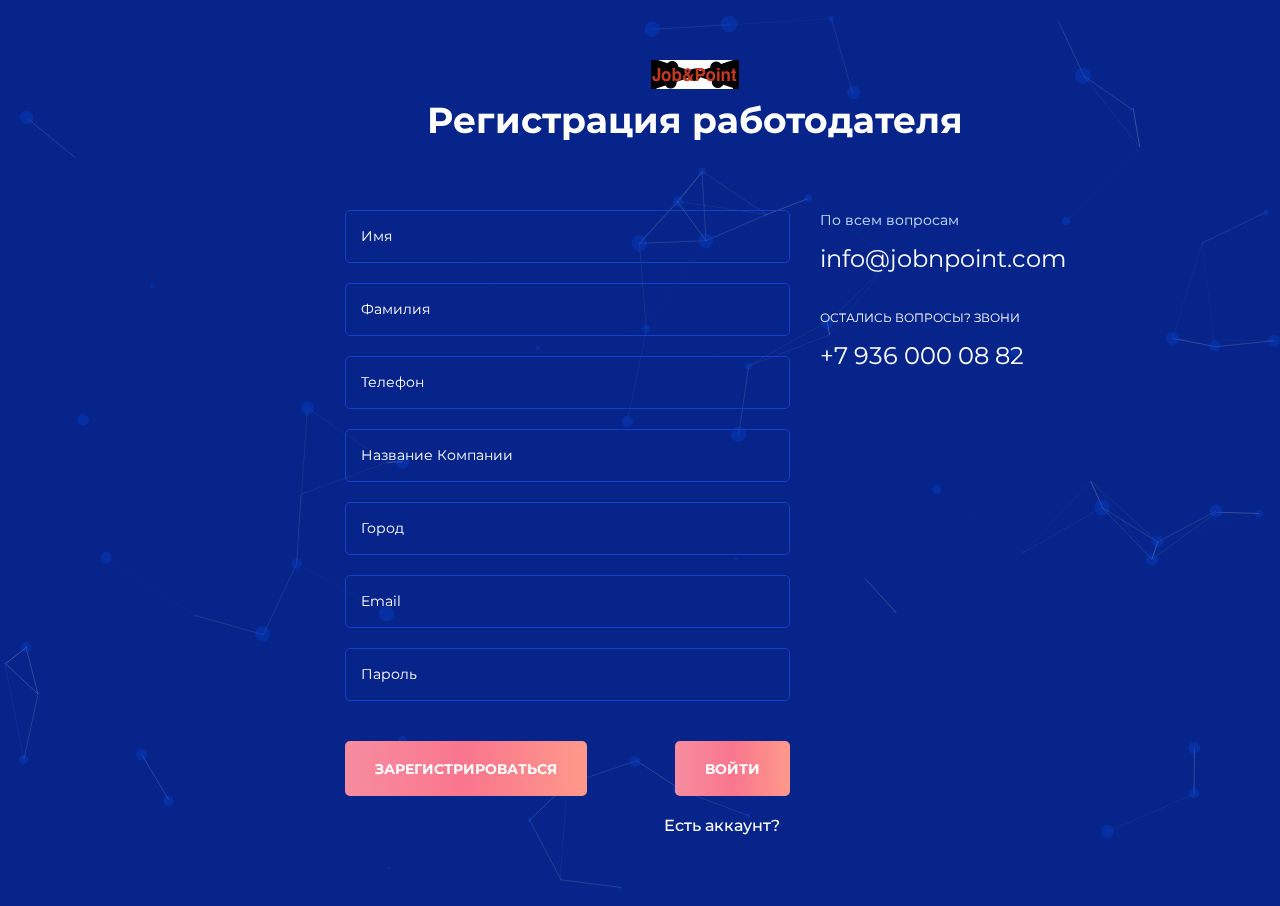
<file: employer.html>
<!doctype html>
<html lang="en">
<head>
    <title>Job&Point</title>
    <!-- Required meta tags -->
    <meta charset="utf-8">
    <meta name="viewport" content="width=device-width, initial-scale=1, shrink-to-fit=no">
    <!-- carousel CSS -->
    <link rel="stylesheet" href="assets/css/owl.carousel.min.css">
    <!--header icon CSS -->
    <link rel="icon" href="assets/img/fabicon.png">
    <!-- animations CSS -->
    <link rel="stylesheet" href="assets/css/animate.min.css">
    <!-- font-awsome CSS -->
    <link rel="stylesheet" href="assets/css/font-awesome.min.css">
    <!-- Bootstrap CSS -->
    <link rel="stylesheet" href="assets/css/bootstrap.min.css">
    <!-- mobile menu CSS -->
    <link rel="stylesheet" href="assets/css/slicknav.min.css">
    <!--css animation-->
    <link rel="stylesheet" href="assets/css/animation.css">
    <!--css animation-->
    <link rel="stylesheet" href="assets/css/material-design-iconic-font.min.css">
    <!-- style CSS -->
    <link rel="stylesheet" href="style.css">
    <!-- responsive CSS -->
    <link rel="stylesheet" href="assets/css/responsive.css">
</head>
<body>
<div id="particles-js"><canvas class="particles-js-canvas-el" width="3456" height="1688" style="width: 100%; height: 100%;"></canvas></div>
<div class="row4">
    <div class="col-12 text-center">
        <div class="heading">
            <!--              <h5>Job&Point</h5>-->
            <img src="assets/img/TopLogo.png" alt="" >
            <div class="space-10"></div>
            <h1 class="redactFile">Регистрация работодателя</h1>
        </div>
        <div class="space-60"></div>
    </div>
</div>
<div class="row3">
    <div class="col-lg-5 offset-2">
        <div class="contact-form">
            <form action="#">
                <input type="text" placeholder="Имя">
                <div class="space-20"></div>
                <input type="text" placeholder="Фамилия">
                <div class="space-20"></div>
                <input type="tel" placeholder="Телефон">
                <div class="space-20"></div>
                <input type="text" placeholder="Название компании">
                <div class="space-20"></div>
                <input type="text" placeholder="Город">
                <div class="space-20"></div>
                <input type="email" placeholder="Email">
                <div class="space-20"></div>
                <input type="password" placeholder="Пароль">
                <div class="space-20"></div>
                <!--                  <textarea name="text" id="message" cols="30" placeholder="Write your message" rows="5"></textarea>-->
            </form>
            <div class="space-20"></div>
            <a href="#" class="gradient-btn v2">Зарегистрироваться</a>
            <a href="login.html" class="gradient-btn v2 LoginWith2">Войти</a>
            <h6 class="LoginWith2">Есть аккаунт?</h6>
        </div>
    </div>
    <div class="col-lg-5">
        <div class="contact-details">
            <div class="single-details2">
                <small>По всем вопросам</small>
                <div class="space-10"></div>
                <a href="#">info@jobnpoint.com</a>
            </div>
            <!--              <div class="space-30"></div>-->
            <!--              <div class="single-details">-->
            <!--                  <small>For general enquires</small>-->
            <!--                  <div class="space-10"></div>-->
            <!--                  <a href="#">info@cyptian.com</a>-->
            <!--              </div>-->
            <div class="space-30"></div>
            <div class="single-details">
                <small>Остались вопросы? Звони</small>
                <div class="space-10"></div>
                <a href="#">+7 936 000 08 82</a>
            </div>
        </div>
    </div>
</div>


<!-- jquery 2.2.4 js-->
<script src="assets/js/jquery-2.2.4.min.js"></script>
<!-- popper js-->
<script src="assets/js/popper.js"></script>
<!-- carousel js-->
<script src="assets/js/owl.carousel.min.js"></script>
<!-- wow js-->
<script src="assets/js/wow.min.js"></script>
<!-- bootstrap js-->
<script src="assets/js/bootstrap.min.js"></script>
<!--skroller js-->
<script src="assets/js/skrollr.min.js"></script>
<!--mobile menu js-->
<script src="assets/js/jquery.slicknav.min.js"></script>
<!--particle s-->
<script src="assets/js/particles.min.js"></script>
<!-- main js-->
<script src="assets/js/main.js"></script>

</body>
</html>
</file>
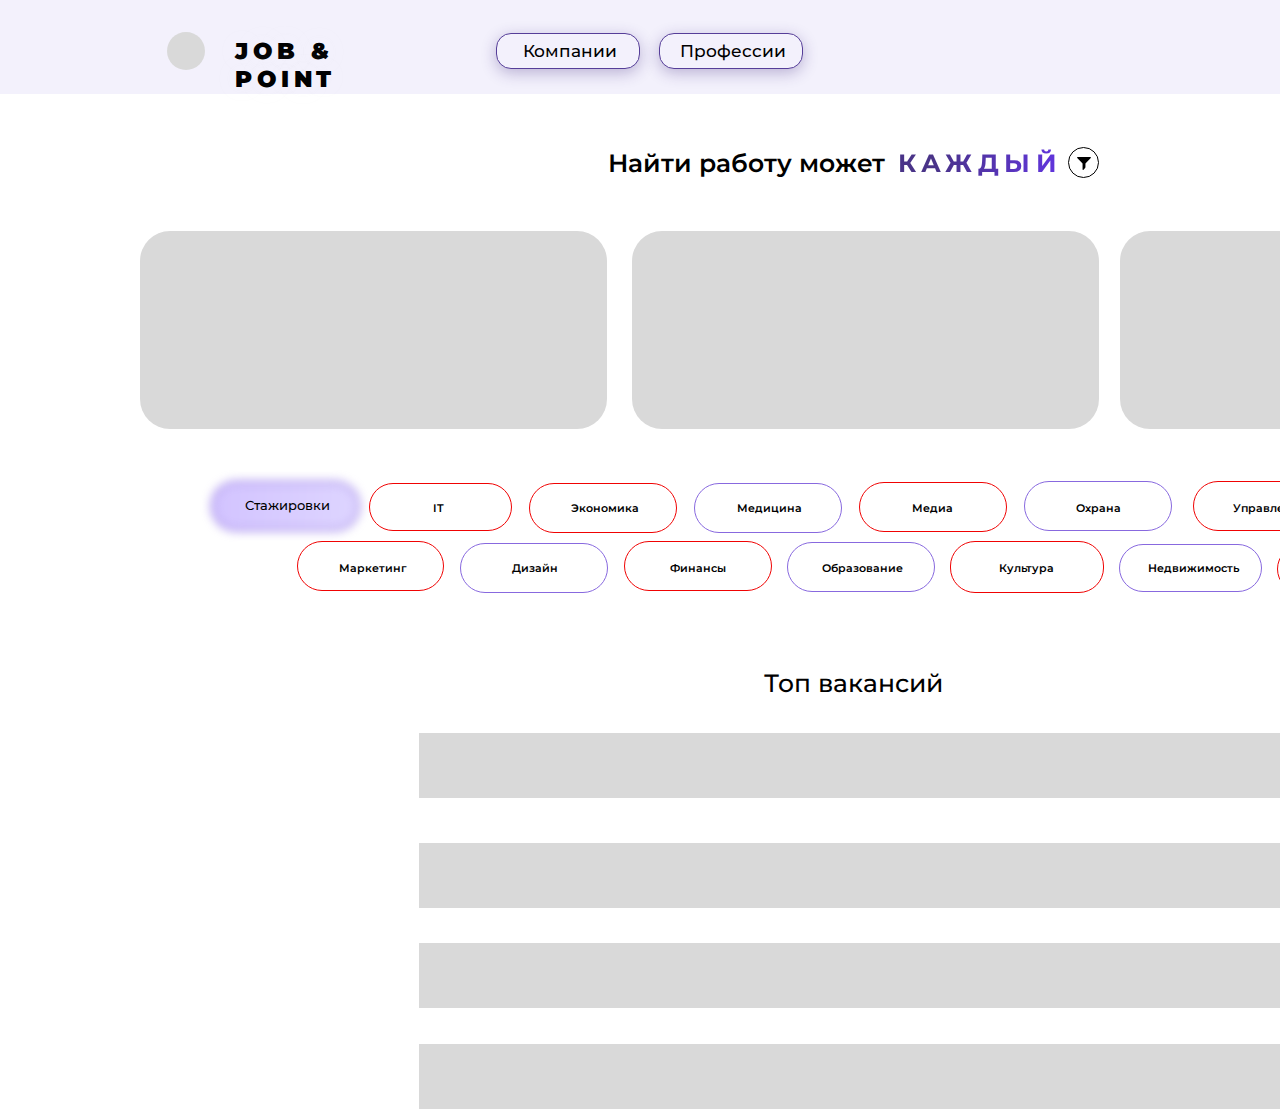
<file: input1.html>
<!doctype html>
<html lang="en">
<head>
    <meta charset="UTF-8">
    <meta name="viewport" content="width=device-width, user-scalable=no, initial-scale=1.0, maximum-scale=1.0, minimum-scale=1.0">
    <meta http-equiv="X-UA-Compatible" content="ie=edge">
    <link rel="preconnect" href="https://fonts.googleapis.com">
    <link rel="preconnect" href="https://fonts.gstatic.com" crossorigin>
    <link href="https://fonts.googleapis.com/css2?family=Montserrat:wght@500;600;700;900&display=swap&subset=cyrillic-ext" rel="stylesheet">
    <title>Job & Point</title>
    <link rel="stylesheet" href="style1.css">
</head>
<body>
<div>
    <div>
        <div class="Rectangle27 Desktop-1">
            <div class="Ellipse6"></div>
            <div class="JOBnPOINT">
                <span>JOB & POINT</span>
            </div>
            <div class="CompanyNProffesions">
                <div class="Rectangle7">
                    <a href="#"><span class="Company">Компании</span></a>
                </div>
                <div class="Rectangle10">
                    <a href="#"><span class="Professions">Профессии</span></a>
                </div>
            </div>
            <div class="Group2">
                <div class="Rectangle2">
                    <a href="#"><span class="CV">Резюме</span></a>
                </div>
            </div>
            <div class="personal-page-svgrepo-com2">
                <a href="#"><img src="assets/img/Group.svg" alt=""></a>
            </div>
            <div class="Vector1">
                <a href="#"><img src="assets/img/Vector1.svg" alt=""></a>
            </div>
        </div>
    </div>
    <div class="backgroundAfter">
        <div class="Everybody">
            <h3 class="everyJob">Найти работу может</h3>
            <h3 class="everyUpper">КАЖДЫЙ</h3>
            <img class="filter" src="assets/img/filter.svg" alt="">
        </div>
        <div class="Frame3"></div>
        <div class="Frame6"></div>
        <div class="Frame7"></div>
        <div>
            <div class="Rectangle277"></div>
            <p class="interns">Стажировки</p>

            <div class="Rectangle28"></div>
            <p class="Rectangle28T">IT</p>

            <div class="Rectangle37"></div>
            <p class="Rectangle37T">Экономика</p>

            <div class="Rectangle39"></div>
            <p class="Rectangle39T">Медицина</p>

            <div class="Rectangle38"></div>
            <p class="Rectangle38T">Медиа</p>

            <div class="Rectangle40"></div>
            <p class="Rectangle40T">Охрана</p>

            <div class="Rectangle41"></div>
            <p class="Rectangle41T">Управление</p>

            <div class="Rectangle42"></div>
            <p class="Rectangle42T">Консалтинг</p>

            <div class="Rectangle35"></div>
            <p class="Rectangle35T">Маркетинг</p>

            <div class="Rectangle36"></div>
            <p class="Rectangle36T">Дизайн</p>

            <div class="Rectangle29"></div>
            <p class="Rectangle29T">Финансы</p>

            <div class="Rectangle30"></div>
            <p class="Rectangle30T">Образование</p>

            <div class="Rectangle31"></div>
            <p class="Rectangle31T">Культура</p>

            <div class="Rectangle32"></div>
            <p class="Rectangle32T">Недвижимость</p>

            <div class="Rectangle33"></div>
            <p class="Rectangle33T">Бизнес</p>
        </div>
        <div class="Vector6"></div>
    </div>
    <div class="topVacancy">
        <p>Топ вакансий</p>
    </div>
    <div class="Frame10"></div>
    <div class="Frame11"></div>
    <div class="Frame12"></div>
    <div class="Frame13"></div>
</div>
</body>
</html>
<!--header area start-->

<!--<div class="backgroundAfter">-->
<!--    <div class="Everybody">-->
<!--        <h3 class="everyJob">Найти работу может</h3>-->
<!--        <h3 class="everyUpper">КАЖДЫЙ</h3>-->
<!--    </div>-->
<!--    <div class="Frame3"></div>-->
<!--    <div class="Frame6"></div>-->
<!--    <div class="Frame7"></div>-->
<!--    <div class="Rectangle27">-->
<!--        <span>Стажировки</span>-->
<!--    </div>-->
<!--</div>-->
</file>
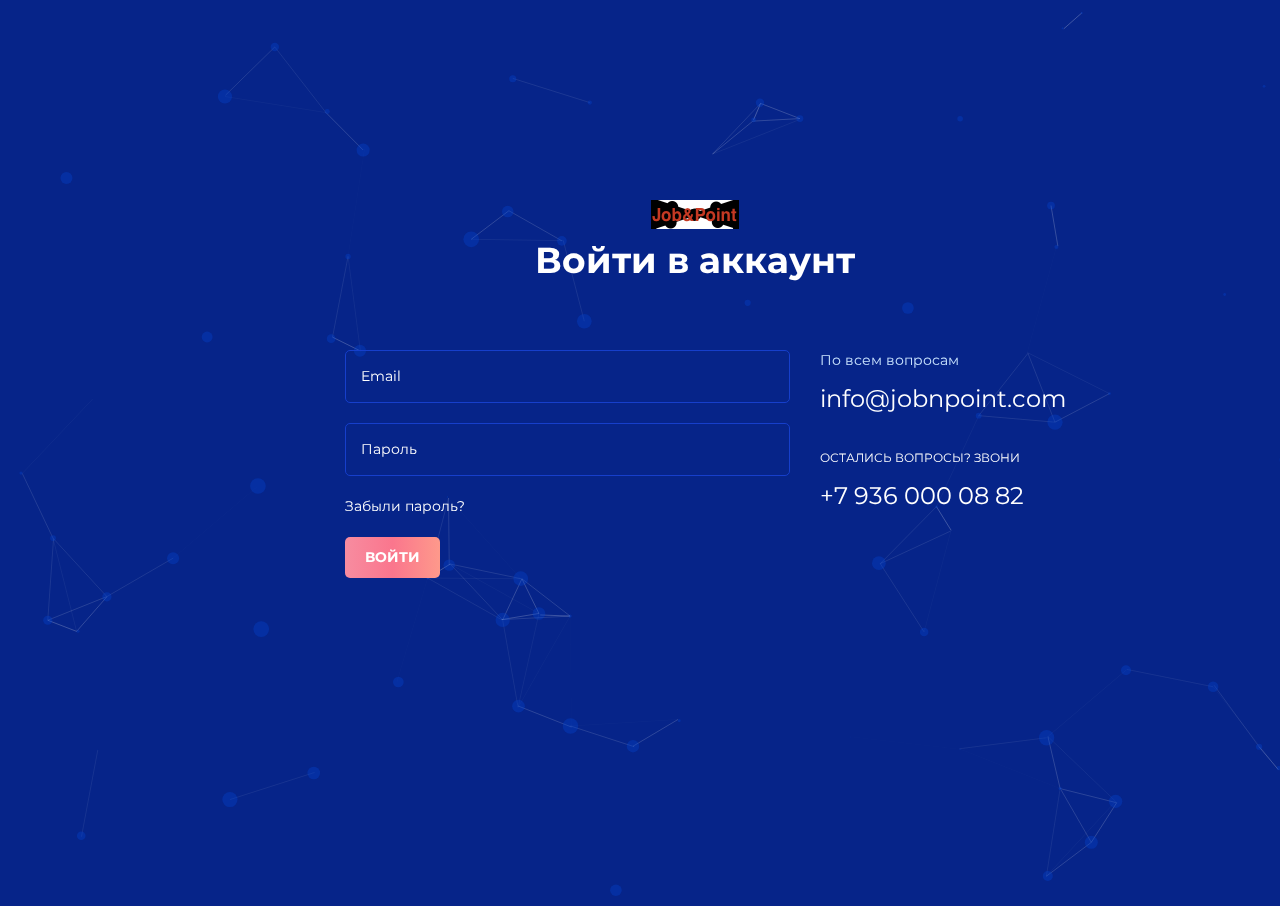
<file: login.html>
<!doctype html>
<html lang="en">
<head>
    <title>Job&Point</title>
    <!-- Required meta tags -->
    <meta charset="utf-8">
    <meta name="viewport" content="width=device-width, initial-scale=1, shrink-to-fit=no">

    <!-- carousel CSS -->
    <link rel="stylesheet" href="assets/css/owl.carousel.min.css">
    <!--header icon CSS -->
    <link rel="icon" href="assets/img/fabicon.png">
    <!-- animations CSS -->
    <link rel="stylesheet" href="assets/css/animate.min.css">
    <!-- font-awsome CSS -->
    <link rel="stylesheet" href="assets/css/font-awesome.min.css">
    <!-- Bootstrap CSS -->
    <link rel="stylesheet" href="assets/css/bootstrap.min.css">
    <!-- mobile menu CSS -->
    <link rel="stylesheet" href="assets/css/slicknav.min.css">
    <!--css animation-->
    <link rel="stylesheet" href="assets/css/animation.css">
    <!--css animation-->
    <link rel="stylesheet" href="assets/css/material-design-iconic-font.min.css">
    <!-- style CSS -->
    <link rel="stylesheet" href="style.css">
    <!-- responsive CSS -->
    <link rel="stylesheet" href="assets/css/responsive.css">
</head>
  <body>
  <div id="particles-js"><canvas class="particles-js-canvas-el" width="3456" height="1688" style="width: 100%; height: 100%;"></canvas></div>
  <div class="row2">
      <div class="col-12 text-center">
          <div class="heading">
<!--              <h5>Job&Point</h5>-->
              <img src="assets/img/TopLogo.png" alt="" >
              <div class="space-10"></div>
              <h1 class="redact">Войти в аккаунт</h1>
          </div>
          <div class="space-60"></div>
      </div>
  </div>
  <div class="row3">
      <div class="col-lg-5 offset-2">
          <div class="contact-form">
              <form action="#">
                  <input type="email" placeholder="Email">
                  <div class="space-20"></div>
                  <input type="password" placeholder="Пароль">
<!--                  <div class="space-20"></div>-->
<!--                  <textarea name="text" id="message" cols="30" placeholder="Write your message" rows="5"></textarea>-->
              </form>
              <div class="space-20"></div>
              <a href="#" class="opportunity">Забыли пароль?</a>
              <div class="space-20"></div>
              <a href="#" class="logibtn gradient-btn">Войти</a>
          </div>
      </div>
      <div class="col-lg-5">
          <div class="contact-details">
              <div class="single-details2">
                  <small>По всем вопросам</small>
                  <div class="space-10"></div>
                  <a href="#">info@jobnpoint.com</a>
              </div>
<!--              <div class="space-30"></div>-->
<!--              <div class="single-details">-->
<!--                  <small>For general enquires</small>-->
<!--                  <div class="space-10"></div>-->
<!--                  <a href="#">info@cyptian.com</a>-->
<!--              </div>-->
              <div class="space-30"></div>
              <div class="single-details">
                  <small>Остались вопросы? Звони</small>
                  <div class="space-10"></div>
                  <a href="#">+7 936 000 08 82</a>
              </div>
          </div>
      </div>
  </div>


  <!-- jquery 2.2.4 js-->
    <script src="assets/js/jquery-2.2.4.min.js"></script>
    <!-- popper js-->
    <script src="assets/js/popper.js"></script>
    <!-- carousel js-->
    <script src="assets/js/owl.carousel.min.js"></script>
    <!-- wow js-->
    <script src="assets/js/wow.min.js"></script>
    <!-- bootstrap js-->
    <script src="assets/js/bootstrap.min.js"></script>
    <!--skroller js-->
    <script src="assets/js/skrollr.min.js"></script>
    <!--mobile menu js-->
    <script src="assets/js/jquery.slicknav.min.js"></script>
    <!--particle s-->
    <script src="assets/js/particles.min.js"></script>
    <!-- main js-->
    <script src="assets/js/main.js"></script>

  </body>
</html>
</file>
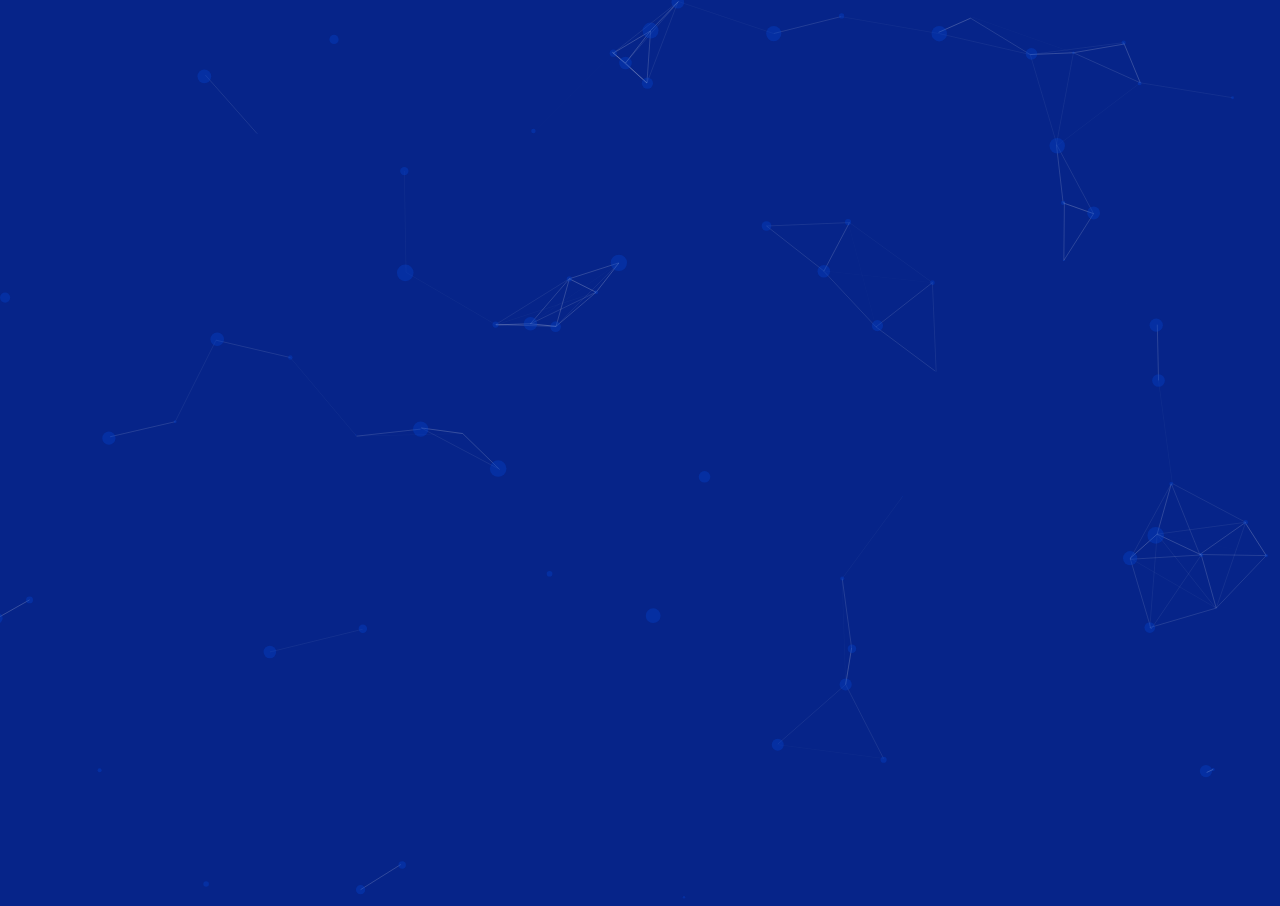
<file: ref.html>
<!doctype html>
<html lang="en">
<head>
    <title>Job&Point</title>
    <!-- Required meta tags -->
    <meta charset="utf-8">
    <meta name="viewport" content="width=device-width, initial-scale=1, shrink-to-fit=no">

    <!-- carousel CSS -->
    <link rel="stylesheet" href="assets/css/owl.carousel.min.css">
    <!--header icon CSS -->
    <link rel="icon" href="assets/img/fabicon.png">
    <!-- animations CSS -->
    <link rel="stylesheet" href="assets/css/animate.min.css">
    <!-- font-awsome CSS -->
    <link rel="stylesheet" href="assets/css/font-awesome.min.css">
    <!-- Bootstrap CSS -->
    <link rel="stylesheet" href="assets/css/bootstrap.min.css">
    <!-- mobile menu CSS -->
    <link rel="stylesheet" href="assets/css/slicknav.min.css">
    <!--css animation-->
    <link rel="stylesheet" href="assets/css/animation.css">
    <!--css animation-->
    <link rel="stylesheet" href="assets/css/material-design-iconic-font.min.css">
    <!-- style CSS -->
    <link rel="stylesheet" href="style.css">
    <!-- responsive CSS -->
    <link rel="stylesheet" href="assets/css/responsive.css">
</head>
<body>
<div id="particles-js"><canvas class="particles-js-canvas-el" width="3456" height="1688" style="width: 100%; height: 100%;"></canvas></div>


<!-- jquery 2.2.4 js-->
<script src="assets/js/jquery-2.2.4.min.js"></script>
<!-- popper js-->
<script src="assets/js/popper.js"></script>
<!-- carousel js-->
<script src="assets/js/owl.carousel.min.js"></script>
<!-- wow js-->
<script src="assets/js/wow.min.js"></script>
<!-- bootstrap js-->
<script src="assets/js/bootstrap.min.js"></script>
<!--skroller js-->
<script src="assets/js/skrollr.min.js"></script>
<!--mobile menu js-->
<script src="assets/js/jquery.slicknav.min.js"></script>
<!--particle s-->
<script src="assets/js/particles.min.js"></script>
<!-- main js-->
<script src="assets/js/main.js"></script>

</body>
</html>
</file>
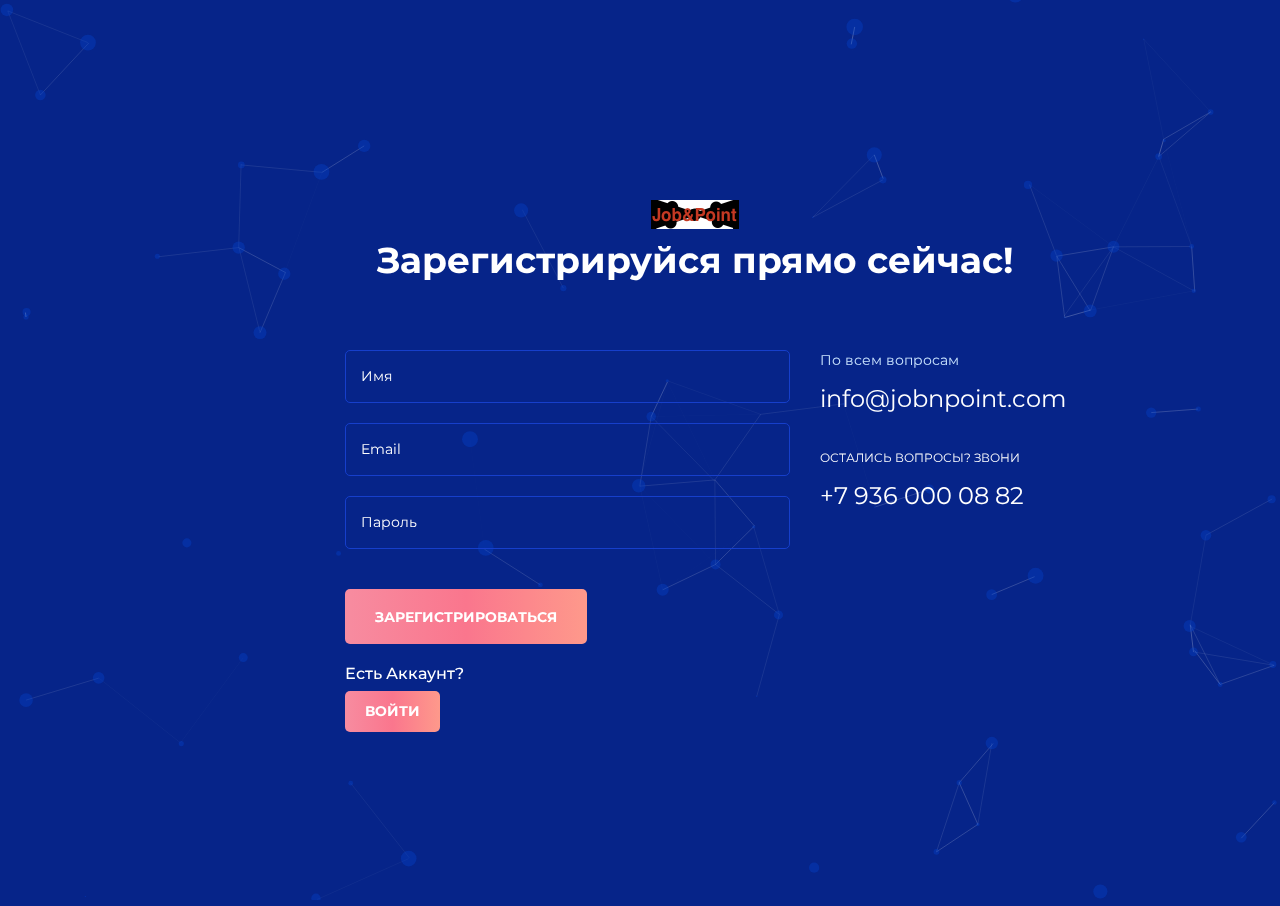
<file: registration.html>
<!doctype html>
<html lang="en">
<head>
    <title>Job&Point</title>
    <!-- Required meta tags -->
    <meta charset="utf-8">
    <meta name="viewport" content="width=device-width, initial-scale=1, shrink-to-fit=no">
    <!-- carousel CSS -->
    <link rel="stylesheet" href="assets/css/owl.carousel.min.css">
    <!--header icon CSS -->
    <link rel="icon" href="assets/img/fabicon.png">
    <!-- animations CSS -->
    <link rel="stylesheet" href="assets/css/animate.min.css">
    <!-- font-awsome CSS -->
    <link rel="stylesheet" href="assets/css/font-awesome.min.css">
    <!-- Bootstrap CSS -->
    <link rel="stylesheet" href="assets/css/bootstrap.min.css">
    <!-- mobile menu CSS -->
    <link rel="stylesheet" href="assets/css/slicknav.min.css">
    <!--css animation-->
    <link rel="stylesheet" href="assets/css/animation.css">
    <!--css animation-->
    <link rel="stylesheet" href="assets/css/material-design-iconic-font.min.css">
    <!-- style CSS -->
    <link rel="stylesheet" href="style.css">
    <!-- responsive CSS -->
    <link rel="stylesheet" href="assets/css/responsive.css">
</head>
  <body>
  <div id="particles-js"><canvas class="particles-js-canvas-el" width="3456" height="1688" style="width: 100%; height: 100%;"></canvas></div>
  <div class="row2">
      <div class="col-12 text-center">
          <div class="heading">
<!--              <h5>Job&Point</h5>-->
              <img src="assets/img/TopLogo.png" alt="" >
              <div class="space-10"></div>
              <h1 class="redactFile">Зарегистрируйся прямо сейчас!</h1>
          </div>
          <div class="space-60"></div>
      </div>
  </div>
  <div class="row3">
      <div class="col-lg-5 offset-2">
          <div class="contact-form">
              <form action="#">
                  <input type="text" placeholder="Имя">
                  <div class="space-20"></div>
                  <input type="email" placeholder="Email">
                  <div class="space-20"></div>
                  <input type="password" placeholder="Пароль">
                  <div class="space-20"></div>
<!--                  <textarea name="text" id="message" cols="30" placeholder="Write your message" rows="5"></textarea>-->
              </form>
              <div class="space-20"></div>
              <a href="#" class="gradient-btn v2">Зарегистрироваться</a>
              <h6 class="LoginWith">Есть аккаунт?</h6>
              <a href="login.html" class="logibtn gradient-btn">Войти</a>
          </div>
      </div>
      <div class="col-lg-5">
          <div class="contact-details">
              <div class="single-details2">
                  <small>По всем вопросам</small>
                  <div class="space-10"></div>
                  <a href="#">info@jobnpoint.com</a>
              </div>
<!--              <div class="space-30"></div>-->
<!--              <div class="single-details">-->
<!--                  <small>For general enquires</small>-->
<!--                  <div class="space-10"></div>-->
<!--                  <a href="#">info@cyptian.com</a>-->
<!--              </div>-->
              <div class="space-30"></div>
              <div class="single-details">
                  <small>Остались вопросы? Звони</small>
                  <div class="space-10"></div>
                  <a href="#">+7 936 000 08 82</a>
              </div>
          </div>
      </div>
  </div>


  <!-- jquery 2.2.4 js-->
    <script src="assets/js/jquery-2.2.4.min.js"></script>
    <!-- popper js-->
    <script src="assets/js/popper.js"></script>
    <!-- carousel js-->
    <script src="assets/js/owl.carousel.min.js"></script>
    <!-- wow js-->
    <script src="assets/js/wow.min.js"></script>
    <!-- bootstrap js-->
    <script src="assets/js/bootstrap.min.js"></script>
    <!--skroller js-->
    <script src="assets/js/skrollr.min.js"></script>
    <!--mobile menu js-->
    <script src="assets/js/jquery.slicknav.min.js"></script>
    <!--particle s-->
    <script src="assets/js/particles.min.js"></script>
    <!-- main js-->
    <script src="assets/js/main.js"></script>

  </body>
</html>
</file>
<file: style.css>
/*
name:Cryptian, Bitcoin and Cryptocurrency HTML5 Landing Page;
author:uivision;
version:1.0.0;

css list:
===========================
1:base css
===========================
1:header css
===========================
2:welcome css
===========================
3:about css
===========================
4:ico area css
===========================
5:Documentation area css
===========================
6:roadmap area css
===========================
7:team area css
===========================
8:faq area css
===========================
9:team bg area css
===========================
10:distibution area css
===========================
10:apps area css
===========================
11:community area cs
===========================
12:footer area css
===========================
13:mobile menu css
===========================
>homePage version 2 css
----------------------------
        --welcome area v2 css
        -------------------
        --faq v2 area css
        ------------------
        --community v2 area css
        -----------------------
    
==========================
14:blog page css
==========================
15:single-blog page css
==========================
16:comman css

*/

/*===================
     base css
=====================*/

@import url('https://fonts.googleapis.com/css?family=Montserrat:300,300i,400,400i,500,500i,600,600i,700,800');

body{
	background: #062489;
	font-family: 'Montserrat', sans-serif;
	font-size: 14px;
	color: #cbe5ff;
  overflow-x: hidden;

}

h1,
h2,
h3,
h4,
h5,
h6
{
	color: #fff;
	font-family: 'Montserrat', sans-serif;
	text-transform: capitalize;
}

ul{
  margin: 0;
  padding: 0;
  list-style: none;
}

a, a:hover{
  text-decoration: none;
}

input:focus, button:focus, textarea:focus {
  outline: none
}

input, textarea{
  color: #fff;
  text-transform: capitalize;
}

a.gradient-btn:hover:after, 
a.gradient-btn:after,
.single-details a,  
.single-details a:hover,
.single-details2 a,
.single-details2 a:hover,
.about-area.v2::after, 
.slicknav_nav a:hover, 
.slicknav_nav .slicknav_row, .slicknav_nav a, 
.single-footer li a, 
.single-footer li a:hover,  
.single-community i, 
.single-community i:hover, 
.gradient-btn.apps-btn.apps-btn-2, 
.gradient-btn.apps-btn.apps-btn-2:hover, 
.faq-area .owl-nav div, 
.faq-area .owl-nav div:hover, 
.readmore-btn, 
.readmore-btn i, 
.readmore-btn:hover, 
.single-team-social li a:hover, 
.single-team-social li a:hover i, 
 .single-team-social a i, 
.single-team-social li a, 
.roadmap-area .owl-nav div,   
.roadmap-area .owl-nav div:hover,  
.single-document:hover, 
.single-document:hover .single-document-text span, 
.document-flag img, 
.single-ico a:hover, 
.ico-heading h1 a, 
.ico-heading h1 a:hover, 
.main-menu li ul, 
.header-area, 
.main-menu li:hover ul,  
.main-menu li ul li a:hover, 
a.single-about:hover, 
.header-area.header-absolate.skrollable.skrollable-after,
a.single-about, 
.main-menu li ul li a
 {
  -webkit-transition: all .3s;
  -o-transition: all .3s;
  transition: all .3s;
}

/*===================
     header css
=====================*/

.logo-area img {
  width: 100px;
  margin-top: 7px;
  height: 30px;
}

.header-area {
  padding-top: 30px;
  z-index: 9999999;
  position: relative;
  width: 100%;
}

.header-area.header-absolate.skrollable.skrollable-after {
  padding-top: 15px;
  background: #000D47;
  padding-bottom: 15px;
}

.main-menu li {
  display: inline-block;
  position: relative;
  z-index: 2;
}

.main-menu li.active a{
  color: #FB9A8C;
}

.main-menu li a {
  display: block;
  padding: 10px;
  font-size: 14px;
  color: #fff;
  text-transform: capitalize;
}

.main-menu li ul {
  position: absolute;
  left: 0;
  top: 70px;
  z-index: 999;
  background: #001763;
  border-radius: 5px;
  visibility: hidden;;
  opacity: 1;
}

.main-menu li ul li a {
  width: 150px;
  padding: 10px;
  text-align: left;
  display: block;
  border-radius: 5px;
}

.main-menu li ul li a:hover {
  background: #062489;
  padding-left: 15px;
}

.main-menu li:hover ul {
  opacity: 1;
  visibility: visible;
  top: 52px;
  left: 0;
}

.main-menu li.active ul li a {
  color: #fff;
}

/*===================
     welcome css
=====================*/

#particles-js {
  position: absolute;
  left: 0;
  top: 0;
  width: 100%;
  height: 100%;
}
.welcome-area{
	position: relative;
	z-index: 999999;
  padding-top: 80px;
}

.welcome-text h4 {
  font-size: 18px;
  margin-top: 20px;
  margin-bottom: 50px;
  line-height: 26px;
}

.welcome-text h1 {
  font-size: 43px;
  font-weight: 700;
  line-height: 50px;
}

.welcome-btn {
  margin-right: 10px;
}

.welcome-area::before {
  position: absolute;
  width: 100%;
  height: 161%;
  content: "";
  background: url(assets/img/Group1.png) no-repeat;
  background: ;
  top: -62%;
  left: -29%;
  z-index: -1;
}

.gradient-btn.v2 {
  height: 55px;
  line-height: 36px;
  padding-left: 30px;
  padding-right: 30px;
}

/*===================
     about css
=====================*/

.about-area {
  position: relative;
  z-index: 2;
}

.about-area::after {
  position: absolute;
  content: "";
  height: 140%;
  width: 100%;
  right: -38%;
  bottom: -60%;
  background: url(assets/img/about-bg.png) no-repeat;
  -webkit-transform: rotate(14deg);
  z-index: -1;
}

.single-about-area {
  z-index: 2;
  position: relative;
}

.single-logo-wrapper {
  display: table;
  height: 60px;
  width: 100%;
}

.single-item {
  display: table-cell;
  height: 100%;
  width: 100%;
  vertical-align: middle;
}

.owl-carousel .owl-item .single-item img {
  width: auto;
  display: inline-block;
}

.about-mid-text h1 {
  font-size: 31px;
  text-transform: capitalize;
  font-weight: 700;
  margin: 20px 0;
}

.about-mid-img {
  position: relative;
  left: -18%;
  margin-right: 30px;
  width: 580px;
}

.gradient-btn.about-btn i{
  padding-right: 5px;
  font-size: 16px;
}

.single-about-img img {
  width: 162px;
  height: 110px;
}

.single-about-text h4 {
  font-size: 22px;
  text-transform: capitalize;
  margin: 20px 0;
}

a.single-about {
  color: #cbe5ff;
  display: block;
  padding: 50px 25px;
  background: #1938a2;
  text-align: center;
  -webkit-transform: translateY(0px);
  -ms-transform: translateY(0px);
  transform: translateY(0px);
}

a.single-about:hover {
  background: #122e91;
  -webkit-transform: translateY(-5px);
  -ms-transform: translateY(-5px);
  transform: translateY(-5px);
}

/*===================
ico area css
======================*/

.ico-area {
  background: #031b69;
}


.ico-heading h1 {
  font-size: 36px;
  text-transform: none;
  font-weight: 700;
}

.ico-heading h1 a {
  color: #f9748f;
  text-transform: uppercase;
}

.ico-heading h1 a:hover {
  color: #F6D266;
}

.ico-area h5 {
  font-size: 18px;
  margin-bottom: 10px;
}

.single-ico a {
  color: #f9748f;
  padding-right: 10px;
  font-size: 18px;
}
.single-ico h1 {
  font-size: 36px;
  font-weight: 700;
}

.single-ico h5 {
  font-size: 18px;
}

.single-ico a:hover {
  color: #F6D266;
}

.progress {
  height: 60px;
  border-radius: 50px;
  margin-top: 50px;
  background: #004cff;
  overflow: unset;
}

.progress-d-top {
  position: absolute;
  top: -33%;
  left: 38%;
  width: 0;
  height: 0;
  border-left: 10px solid transparent;
  border-right: 10px solid transparent;
  border-bottom: 20px solid #004cff;
}
.progress-bar.progress-bar-success {
  background: -webkit-linear-gradient(left,#f6d365,#fda085);
  position: relative;
  z-index: 2;
  border-radius: 50px 0px 0 50px;
}

.progress-details {
  position: absolute;
  right: -4%;
  top: 135%;
  height: 45px;
  width: 70px;
  background: #004cff;
  line-height: 47px;
  border-radius: 5px;
  font-weight: 700;
  animation: upDown 2s infinite;
  text-align: center;
}


.ico-area {
  position: relative;
  z-index: 2;
  overflow: hidden;
}

.ico-area:before {
  position: absolute;
  content: "";
  background: url(assets/img/liveShape-bg.svg) no-repeat;
  height: 100%;
  width: 100%;
  left: -30%;
  bottom: -41%;
}

.ico-area:after {
  position: absolute;
  content: "";
  height: 100%;
  width: 100%;
  right: -82%;
  top: -40%;
  background: url(assets/img/liveShape-bg.svg) no-repeat;
  z-index: -1;
}

#days, #minutes, #hours, #seconds {
  font-size: 36px;
  font-weight: 700;
  color: #fff;
}

.custom-progressBar{
  position: relative;
  z-index: 2;
}

/*.custom-progressBar::before {*/
/*  position: absolute;*/
/*  content: "\f107";*/
/*  font-family: FontAwesome;*/
/*  left: 5%;*/
/*  bottom: -61%;*/
/*  font-size: 30px;*/
/*  width: 50px;*/
/*  animation: upDown 2s infinite;*/
/*  color: red;*/
/*  font-weight: 700;*/
/*}*/
.custom-progressBar::after {
  position: absolute;
  content: "\f106";
  font-family: FontAwesome;
  right: 3%;
  bottom: -61%;
  color: red;
  font-size: 30px;
  font-weight: 700;
  animation: upDown 2s infinite;
}

.single-cup {
  margin-left: 6%;
  margin-top: 6%;
}

.single-cup p {
  font-size: 16px;
  text-transform: capitalize;
}

.single-cup.right {
  margin-left: 0;
  margin-right: 6%;
}

/*===================
Documentation area css
======================*/

.single-document-text span {
  font-size: 18px;
  font-weight: 700;
  color: #fff;
}

.heading h1 {
  font-size: 36px;
  font-weight: 700;
}

.single-document:hover .document-flag img {
  -webkit-transform: rotate(5deg);
  -ms-transform: rotate(5deg);
  transform: rotate(5deg);
}

.single-document:hover .single-document-text span {
  color: #FB9A8C;
}

button.single-document-text {
  background: none;
  border: none;
  cursor: pointer;
}

/*===================
roadmap area css
======================*/

.roadmap-area{
	background: #031b69;
  overflow: hidden;
}

.single-roadmap-img img {
  width: 120px;
  height: 120px;
}

.roadmap-text h5 {
  font-size: 18px;
  font-weight: 700;
}

.single-roadmap.road-right .col-5, .single-roadmap.road-right .col-7 {
  padding: 0;
}

.single-roadmap {
  padding: 20px 15px;
}

.single-roadmap.road-left {
  position: relative;
  z-index: 2;
  padding-left: 24%;
}

.single-roadmap.road-left::before {
  position: absolute;
  content: "";
  height: 66.5%;
  width: 1px;
  background: #004cff;
  bottom: 10.5%;
  left: 1%;
  z-index: -1;
}

.single-roadmap.road-left::after {
  position: absolute;
  content: "";
  height: 1px;
  width: 120%;
  background: #004cff;
  top: 23%;
  right: -21%;
  z-index: -1;
}

.single-roadmap.road-right {
  position: relative;
  z-index: 2;
  padding-top: 29%;
  padding-left: 0;
  padding-right: 0;
}

.single-roadmap.road-right::before {
  position: absolute;
  content: "";
  height: 74.5%;
  width: 1px;
  background: #004cff;
  bottom: 0;
  left: 12.5%;
  z-index: -1;
}

.single-roadmap.road-right::after {
  position: absolute;
  content: "";
  height: 1px;
  width: 97.5%;
  background: #004cff;
  bottom: 0;
  right: -10%;
  z-index: -1;
}

.owl-carousel .owl-item .single-roadmap-img img {
  width: auto;
  display: inline-block;
}

.roadmap-area .owl-nav div {
  position: absolute;
  right: 0;
  font-size: 20px;
  color: #fff;
}

.roadmap-area .owl-nav .owl-prev {
  left: auto;
  right: 5%;
}

.roadmap-area .owl-nav div:hover{
  color: #fa758e;
}

.roadmap-area .owl-carousel .owl-stage-outer {
  overflow: visible;
}

/*===================
team area css
======================*/

.single-team-img img {
  border-radius: 35px;
}

.single-team-content h3 {
  font-size: 22px;
  font-weight: 700;
}

.single-team-social li {
  display: inline-block;
}

.single-team-social li a {
  color: #fff;
  font-size: 24px;
  width: 50px;
  height: 50px;
  display: block;
  line-height: 50px;
  background: red;
  margin: 0 5px;
  border-radius: 10px;
  border: 1px solid transparent;
}

.single-team-social li a:hover i {
  padding-left: 10px;
}

.single-team-social li a:hover {
  border-color: #fff;
  background: none !important;
}

.single-team-social li a.ico-1 {
  background: #0077b5;
}

.single-team-social li a.ico-2 {
  background: #E84C88;
}

.single-team-social li a.ico-3 {
  background: #55acee;
}

/*===================
faq area css
======================*/

.faq-list .nav {
  display: -ms-flexbox;
  display: flex;
  -ms-flex-wrap: wrap;
  flex-wrap: wrap;
  padding-left: 0;
  margin-bottom: 0;
  list-style: none;
  display: inline-block;
}

.faq-list li {
  display: inline-block;
}

.faq-list ul li a.active {
  color: #fa758e;
}

.faq-list ul li a {
  display: block;
  margin: 0 10px;
  font-size: 16px;
  text-transform: capitalize;
  color: #fff;
}

.single-faq {
  padding: 35px 20px;
  background: #143dc7;
}

.readmore-btn {
  display: inline-block;
  color: #fa758e;
  text-transform: capitalize;
  font-size: 16px;
}

.readmore-btn i {
  font-size: 19px;
  margin-right: 5px;
}
.readmore-btn:hover {
  color: #fff;
}

.readmore-btn:hover i{
  margin-right: 10px;
}

.faq-area .owl-nav div {
  position: absolute;
  left: auto;
  right: 2%;
  bottom: -16%;
  font-size: 20px;
}

.faq-area .owl-nav .owl-prev {
  right: 5%;
}

.faq-area .owl-nav div:hover{
  color: #fa758e;
}

.single-faq h4 {
  font-size: 22px;
  font-weight: 600;
}

/*===================
team bg area css
======================*/

.team-bg {
  position: relative;
  z-index: 2;
}

.team-bg::after {
  position: absolute;
  content: "";
  height: 100%;
  width: 100%;
  left: 0;
  top: 0;
  background: url(assets/img/bg.png);
      background-attachment: scroll;
  z-index: -1;
  background-attachment: fixed;
}

/*===================
distibution area css
======================*/

.distibution-svg img {
  width: 700px;
}

.distibution-svg.distibution-svg-1 img {
  width: 400px;
}

.distibution-bg {
  position: relative;
  z-index: 2;
  overflow: hidden;
}

.distibution-bg:before {
  position: absolute;
  content: "";
  height: 100%;
  width: 100%;
  top: 0;
  background: url(assets/img/initial-bg.png) no-repeat;
  right: 0;
  left: 0;
  margin: 0 auto;
  z-index: -1;
}

.distibution-bg:after {
  content: "";
  height: 100%;
  width: 100%;
  position: absolute;
  bottom: -33%;
  right: -32%;
  background: url(assets/img/documentaion-bg.png) no-repeat;
  z-index: -1;
}

.distibution-d li {
  font-size: 18px;
  color: #fff;
}

.distibution-d li span {
  font-size: 36px;
  font-weight: 700;
}


.distibution-list-1 {
  padding-top: 10%;
}

.distibution-list-2 {
  padding-top: 13%;
}

.distibution-list-3 {
  padding-top: 4%;
}

.distibution-list-4 {
  padding-top: 13%;
}

.distibution-svg.distibution-svg-2 {
  position: relative;
  z-index: 2;
}

.distibution-d.distibution-d-2 {
  position: absolute;
  left: 93%;
  width: 575px;
  z-index: 999999999;
}

.distibution-list-5 {
  padding-top: 1%;
  padding-right: 11%;
}

.distibution-list-6 {
  padding-top: 27%;
  padding-right: 32%;
}

.distibution-list-7 {
  padding-top: 26.5%;
  padding-right: 25%;
}

.distibution-list-8 {
  padding-top: 26.5%;
  padding-right: 58%;
}

/*===================
apps area css
======================*/

.gradient-btn.apps-btn {
  padding: 25px;
}

.gradient-btn.apps-btn i{
  font-size: 20px;
  padding-right: 10px;
}

.gradient-btn.apps-btn {
  padding: 20px 30px;
  text-transform: capitalize;
}

.gradient-btn.apps-btn.apps-btn-2{
  margin-left: 10px;
  background: transparent;
  border: 2px solid #1452e2;
}

.apps-area p{
  font-size: 16px;
  color: #fff;
}

.apps-img img {
  width: 400px;
}

/*===================
community area css
======================*/

.community-area {
  position: relative;
  z-index: 2;
  background: #031b69;
  overflow:hidden;
}

.community-area:before {
  position: absolute;
  content: "";
  height: 100%;
  width: 100%;
  bottom: -40%;
  left: -24%;
  background: url(assets/img/liveShape-bg.svg) no-repeat;
  z-index: -1;
}

.community-area:after {
  content: "";
  position: absolute;
  width: 100%;
  height: 100%;
  top: -31%;
  right: -84%;
  z-index: -1;
  background: url(assets/img/liveShape-bg.svg) no-repeat;
}

.single-community i {
  display: block;
  width: 80px;
  height: 80px;
  color: #fff;
  font-size: 24px;
  background: red;
  text-align: center;
  line-height: 80px;
  margin: 10px;
  float: right;
  border-radius: 50%;
  border: 1px solid transparent;
}

.single-community i:hover{
  background: transparent !important;
  border-color: #fff;
  font-size: 20px;
}

.single-community.mid-social i {
  float: left;
  height: 100px;
  width: 100px;
  line-height: 100px;
  font-size: 30px;
}

.single-community.mid-social i:hover {
  font-size: 25px;
}

.single-community.big-social i:hover{
  font-size: 30px;
}

.single-community.big-social i {
  float: left;
  height: 120px;
  width: 120px;
  line-height: 120px;
  font-size: 40px;
}

.single-community a.google-plus i {
  background: #EA4335;
}

.single-community a.linkedin i {
  background: #0e76a8;
}

.single-community a.dribbble i {
  background: #E84C88;
}

.single-community a.github i {
  background: #171515;
}

.single-community a.behance i {
  background: #B4B4B4;
}

.single-community a.youtube i {
  background: #ff0000;
}

.single-community a.twitter i {
  background: #1da1f2;
}

.single-community a.flickr i {
  background: #F93FA2;
}

/*===================
footer area css
======================*/

.single-footer .logo-area img {
  width: 90px;
}

.single-footer li a {
  color: #fff;
  display: inline-block;
  margin-bottom: 10px;
}

.single-footer input {
  background: none;
  border: none;
  width: 78%;
  padding: 10px;
}

.single-footer .footer-form{
  background: #031b69;
  border-radius: 5px;
}


.footer-form a {
  float: right;
  width: 20%;
}
.single-footer li a:hover {
  padding-left: 5px;
  color: #FB9A8C;
}

/*===================
mobile menu css
======================*/


.slicknav_btn.slicknav_collapsed {
  margin: 0;
  padding: 0;
  background: none;
  width: 100%;
}

.slicknav_icon {
  margin: 0;
}

.slicknav_menu {
  background: none;
}

.slicknav_btn.slicknav_open {
  background: none;
  margin: 0;
  padding: 0;
  width: 100%;
}

.slicknav_nav {
  background: #000D47;
  width: 200px;
  position: absolute;
  left: auto;
  right: auto;
  top: 50px;
  -webkit-border-radius: 6px;
  -moz-border-radius: 6px;
  border-radius: 6px;
}

.slicknav_menu .slicknav_menutxt {
  display: none;
}

.slicknav_nav .slicknav_row, .slicknav_nav a {
  padding: 10px 20px;
  margin: 0;
}

.slicknav_nav a:hover {
  -webkit-border-radius: 6px;
  -moz-border-radius: 6px;
  border-radius: 6px;
  background: #004AFF;
  color: #fff;
  padding-left: 25px;
}

.slicknav_nav .slicknav_row:hover {
  background: #004AFF;
}
.slicknav_nav .slicknav_item a, .slicknav_nav .slicknav_parent-link a {
  text-transform: capitalize;
}

/*==========================================================================
homePage version 2 css
===========================================================================*/

/*===================
welcome area v2 css
======================*/

.welcome-area.v2 {
  padding: 90px 0;
      padding-top: 90px;
  padding-top: 160px;
}

.v2.welcome-progress {
  background: #001763;
  padding: 50px 30px;
  border-radius: 10px;
  box-shadow: 0 0 45px #0324af;
}

.progress.v2 {
  margin: 10px 0;
  height: 30px;
  background: #062489;
}

.v2.welcome-progress a.gradient-btn {
  width: 100%;
  padding: 15px 0px;
}

.progress.v2 .progress-bar {
  border-radius: 50px;
  background: -webkit-linear-gradient(top,#00bbf9,#005eea);
  position: relative;
  z-index: 2;
}

.progress.v2 .progress-bar:after {
  position: absolute;
  content: "";
  height: 50px;
  width: 50px;
  background: -webkit-linear-gradient(top,#00bbf9,#005eea);
  right: 0;
  border-radius: 50px;
}

.v2.welcome-progress h4 {
  font-size: 18px;
  font-weight: 700;
  margin-bottom: 15px;
}
.single-prgress-w p {
  font-size: 18px;
  font-weight: 700;
  color: #fff;
  text-transform: capitalize;
}

.single-prgress-b p {
  font-weight: 700;
  margin-top: 10px;

}

.v2.welcome-progress .progress-time h5 {
  font-size: 14px;
  text-align: center;
}

.v2.welcome-progress #days, .v2.welcome-progress #minutes, .v2.welcome-progress #hours, .v2.welcome-progress #seconds {
  font-size: 30px;
  margin: 13px 0;
  display: block;
  height: 70px;
  width: 70px;
  border-radius: 50px;
  line-height: 70px;
  text-align: center;
}

.v2.welcome-progress #days{
  background: -webkit-linear-gradient(#00c0fa, #005dea);
  background: -o-linear-gradient(#00c0fa, #005dea);
  background: linear-gradient(#00c0fa, #005dea);
}

.v2.welcome-progress #minutes{
  background: -webkit-linear-gradient(#3ce6bc, #72afd3);
  background: -o-linear-gradient(#3ce6bc, #72afd3);
  background: linear-gradient(#3ce6bc, #72afd3);
}

.v2.welcome-progress #hours{
  background: -webkit-linear-gradient(#d8c3fc, #91c5fc);
  background: -o-linear-gradient(#d8c3fc, #91c5fc);
  background: linear-gradient(#d8c3fc, #91c5fc);
}

.v2.welcome-progress #seconds{
  background: -webkit-linear-gradient(#43b2f5, #19d7e4);
  background: -o-linear-gradient(#43b2f5, #19d7e4);
  background: linear-gradient(#43b2f5, #19d7e4);
}

/*===================
token area v2 css
======================*/

.about-area.v2::after {
  right: -28%;
  bottom: 22%;
  -webkit-transform: rotate(0deg);
  -ms-transform: rotate(0deg);
  transform: rotate(0deg);
}

/*===================
distibution area v2 css
======================*/

.distibution-bg.v2::after {
  bottom: 0%;
  right: -29%;
}


/*===================
faq v2 area css
======================*/

.faq-area.v2 .card-header:first-child {
  border-radius: none !important;
  border-radius: none;
  background: #031b6f;
  padding: 5px;
    padding-left: 5px;
  padding-left: 30px;
}

.faq-area.v2 .card {
  border: none;
  background: #143dc7;
  margin-bottom: 20px;
}

.faq-area.v2 .btn.btn-link {
  color: #fff;
  font-weight: 400;
  font-size: 18px;
  text-decoration: none;
  display: block;
  width: 100%;
  text-align: left;
  cursor: pointer;
}

.btn.btn-link{
  position: relative;
  z-index: 2;
}

.btn.btn-link::after {
  position: absolute;
  left: -3%;
  content: "+";
  height: 100%;
  width: 30px;
  text-align: center;
  top: 0;
  line-height: 35px;
  animation: upDown 2s infinite;
  font-size: 20px;
}

[aria-expanded="true"].btn.btn-link::after {
  content: "-";
}

/*===================
community v2 area css
======================*/

.community-area.v2 .single-community li{
  display: inline-block;
}

.contact-form input, .contact-form textarea {
  width: 100%;
  background: none;
  border: 1px solid #163fcb;
  padding: 15px;
  text-transform: capitalize;
  border-radius: 5px;
}

.single-details small {
  font-size: 12px;
  text-transform: uppercase;
  color: #fff;
}

.single-details a{
  font-size: 24px;
  text-transform: capitalize;
  color: #fff;
}

.single-details a:hover {
  color: #FE978B;
  padding-left: 10px;
}

.single-details2 a {
  font-size: 24px;
  text-transform: none;
  color: #fff;
}

.single-details2 a:hover {
  color: #FE978B;
  padding-left: 10px;
}

.community-area.v2::after {
  top: -14%;
  right: -73%;
}

.community-area.v2::before {
  bottom: -63%;
  left: -17%;
}

.single-footer .footer-form.v2{
  background: #062489;
}
/*==========================
blog page css
==========================*/
.welcome-header{
  padding: 150px 0;
  font-size: 18px;
  text-transform: capitalize;
  
}
.welcome-header a{
  -webkit-transition: all .3s;
  -o-transition: all 3s;
  transition: all .3s;
}
.welcome-header a:hover{
  color: #fff;
  -webkit-transition: all .3s;
  -o-transition: all 3s;
  transition: all .3s;
}
.welcome-header i {
  padding: 0 10px;
}
.welcome-area.bv{
  background: url(assets/img/about-shap.jpg) no-repeat;
  background-size: cover;
  background-position: center;
  position: relative;
  z-index: 2;
}
.welcome-area.bv:after{
  position: absolute;
  height: 100%;
  width: 100%;
  content: "";
  background: #000;
  opacity: .8;
  left: 0;
  top: 0;
  z-index: -1;
}
.single-blog-image {
  background: ;
  background-position: center !important;
  background-size: cover !important;
  height: 300px;
  border-radius: 10px 10px 0 0;

}
.blog-bg-1 {
  background: url(assets/img/blog-blog-1.jpg);
}
.blog-bg-2 {
  background: url(assets/img/blog-blog-2.jpg);
}
.blog-bg-3 {
  background: url(assets/img/blog-blog-3.jpg);
}
.blog-bg-4 {
  background: url(assets/img/blog-blog-4.jpg);
}
.blog-bg-5 {
  background: url(assets/img/blog-blog-5.jpg);
}
.blog-bg-6 {
  background: url(assets/img/blog-blog-6.jpg);
}
.blog-bg-7 {
  background: url(assets/img/blog-blog-7.jpg);
}
.blog-bg-8 {
  background: url(assets/img/blog-blog-8.jpg);
}
.blog-bg-9 {
  background: url(assets/img/blog-blog-4.jpg);
}

.single-blog-text a {
  color: #fff;
  font-size: 17px;
  -webkit-transition: all .3s;
  -o-transition: all 3s;
  transition: all .3s;
}
.single-blog-text a:hover {
  color: #F78A89;
  -webkit-transition: all .3s;
  -o-transition: all 3s;
  transition: all .3s;
}
.single-blog-text {
  padding: 20px;
  margin-bottom: 30px;
  box-shadow: 0 0 2px #f2f2f2;
  border-radius: 0 0 10px 10px;
}
.single-blog{
  border-radius: 10px;
}

/*==========================
single-blog page css
==========================*/

a.single-blog-top:hover {
  color: #f38417;
}
.single-blog-h1 {
  font-size: 36px;

}
.single-blog-h4{
  font-size: 24px;
}

.single-blog-h1, .single-blog-h4{
  color: #fff;
  font-weight: 700;
}
.quite-area {
  background: #1938a2;
  padding: 30px 0;
}
.quite-text {
  width: 50%;
  margin: 0 auto;
  text-align: center;
}
.quite-text i {
  font-size: 30px;
  color: #fff;
}

.single-blog-social li {
  display: inline-block;
}
.single-blog-social li a {
  display: block;
  color: #676767;
  background: #f8f8f8;
  font-size: ;
  text-transform: capitalize;
  height: 40px;
  width: 91px;
  text-align: center;
  line-height: 40px;
  margin-right: 8px;
  border-radius: 10px;
  border: 1px solid transparent;
  -webkit-transition: all .3s;
  -o-transition: all 3s;
  transition: all .3s;
}
.single-blog-social li a:hover{
  border-color: #f8f8f8;
  background: transparent;
  -webkit-transition: all .3s;
  -o-transition: all 3s;
  transition: all .3s;
}
.single-blog-social a.blog-234 {
  background: #22233b;
  color: #fff;
}
.single-blog-social a.blog-234:hover {
  background: #fff;
  color: #22233b;
}
.single-blog-social a.facebook-b {
  background: #3B5998;
  color: #fff;
}
.single-blog-social a.facebook-b:hover {
  background: transparent;
  color: #3B5998;
}
.single-blog-social a.camera-b {
  background: #c32aa3;
  color: #fff;
}
.single-blog-social a.camera-b:hover {
  background: transparent;
  color: #c32aa3;
}
.single-blog-social a.twitter-b {
  background: #1da1f2;
  color: #fff;
}
.single-blog-social a.twitter-b:hover {
  background: transparent;
  color: #1da1f2;
}

.comment-img {
  width: 25%;
  text-align: center;
  float: left;
}

.comment-img img{
  height: 100px;
  width: 100px;
  border-radius: 50%;
}
.comment-text-form {
  width: 75%;
  float: left;
}
.comment-text-form input {
  width: 70%;
  border: none;
  padding: 10px 20px;
  border-radius: 5px;
  background: #062489;
  color: #fff;
  border: 1px solid #163fcb;
}

.comment-text-form a.custom-btn {
  width: 25%;
  text-align: center;
  float: right;
}
.single-comment {
  height: 250px;
  padding: 20px;
  box-shadow: 0 0 2px #f2f2f2;
}
.single-blog-area a.gradient-btn {
  margin-left: 20px;
}
.single-blog-area a{
  color: #fff;
  -webkit-transition: all .3s;
  -o-transition: all 3s;
  transition: all .3s;
}
.single-blog-area a:hover{
  color: #787877;
  -webkit-transition: all .3s;
  -o-transition: all 3s;
  transition: all .3s;
}

.single-blog-contact input {
  width: 48%;
  border-radius: 10px;
}

.single-blog-contact input:nth-child(2) {
  margin-left: 20px;
  float: right;
}

.single-blog-contact input, 
.single-blog-contact textarea{
  border: 1px solid #163fcb;
  padding: 10px;
  padding-left: 20px;
  text-transform: capitalize;
  color: #fff;
  background:#062489;
}

.single-blog-contact textarea{
  width: 100%;
}

.single-blog-area small span {
  padding-left: 50px;
}

small{
  font-size: 14px;
}


/*===================
comman css
======================*/

.section-padding{
  padding: 90px 0;
}

.space-10{
  height: 10px;
}

.space-11{
  height: 10px;
  text-transform: none;
  padding-bottom: 20px;
}

.space-12{
  text-transform: none;
}

.space-20{
  height: 20px;
}

.space-30{
  height: 30px;
}

.space-40{
  height: 40px;
}
.space-50{
  height: 50px;
}

.space-60{
  height: 60px;
}

.space-70{
  height: 70px;
}

.space-80{
  height: 80px;
}

.space-90{
  height: 90px;
}

.space-100{
  height: 100px;
}

.mr-20{
  margin-right:20px;
}

a.gradient-btn {
  display: inline-block;
  color: #fff;
  text-transform: uppercase;
  font-weight: 700;
  background: -webkit-linear-gradient(right,#fe998b,#fa768d,#f78ca0);
  padding: 10px 20px;
  border-radius: 5px;
  position: relative;
  z-index: 2;
  text-align: center;
}

/*.CV {*/
/*  box-sizing: border-box;*/

/*  position: absolute;*/
/*  width: 149px;*/
/*  height: 55.29px;*/
/*  left: 1063px;*/
/*  top: 18px;*/

/*  background: rgba(196, 189, 239, 0.06);*/
/*  border: 1px solid #000000;*/
/*  box-shadow: 0px 4px 10px rgba(79, 55, 149, 0.49);*/
/*  border-radius: 45px;*/
/*}*/

a.gradient-btn:after {
  position: absolute;
  left: 0;
  top: 0;
  content: "";
  background: -webkit-linear-gradient(right,#072487,#fa768d,#fe998b);
  height: 100%;
  width: 100%;
  z-index: -1;
  border-radius: 5px;
  opacity: 0;

}

a.gradient-btn:hover:after{
  opacity: 1;
}

.heading h5 {
  font-size: 20px;
  text-transform: uppercase;
}

.about-mid-img img, 
.document-flag img, 
.single-team-img img,
.welcome-img img{
  height: 100%;
  width: 100%;
}

.row2 {
  padding-top: 200px;
  padding-left: 110px;
}

.row3 {
  display:-ms-flexbox;
  display:flex;
  -ms-flex-wrap:wrap;
  flex-wrap:wrap;
  padding-left: 140px;
}

.redact {
  text-transform: none;
}

.redactFile {
  text-transform: none;
}

.LoginWith {
  padding-top: 20px;
}

.LoginWith2 {
  padding-top: 20px;
  text-transform: none;
  float: right;
  padding-right: 10px;
}


.opportunity {
  color: white;
}

.row4 {
  padding-top: 60px;
  padding-left: 110px;
}

::-webkit-input-placeholder{color:#fff}
:-ms-input-placeholder{color:#fff}
::-ms-input-placeholder{color:#fff}
::placeholder{color:#fff}
/*===================================== end =================================*/
</file>
<file: assets/css/responsive.css>
/*Name:ICOCyption html5 tamplate*/


/*
================+/+/+/+/+/+/+/+/+/=================
                    medium
================+/+/+/+/+/+/+/+/+/=================
*/

@media only screen and (min-width: 992px) and (max-width: 1200px) {

    .gradient-btn.apps-btn i {
        font-size: 12px;
        padding-right: 5px;
    }
    .main-menu li a {
        font-size: 11px;
    }
    .welcome-text h1 {
        font-size: 24px;
    }
    a.gradient-btn {
        font-size: 10px;
    }
    .about-mid-text h1 {
        font-size: 24px;
    }
    .ico-heading h1 {
        font-size: 28px;
    }
    .progress {
        height: 40px;
    }
    .heading h1 {
        font-size: 24px;
    }
    .single-team-social li a {
        font-size: 22px;
        width: 45px;
        height: 45px;
        line-height: 45px;
        margin: 0 5px;
    }
    .logo-area img {
        width: 90px;
        height: 25px;
    }
    .custom-progressBar::before {
        bottom: -80%;
        font-size: 24px;
    }
    .custom-progressBar::after {
        bottom: -80%;
        font-size: 24px;
    }
    .about-mid-img {
        width: 500px;
    }
    .v2.welcome-progress #days, .v2.welcome-progress #minutes, .v2.welcome-progress #hours, .v2.welcome-progress #seconds {
        font-size: 20px;
        margin: 13px 0;
        display: block;
        height: 50px;
        width: 50px;
        border-radius: 50px;
        line-height: 50px;
        text-align: center;
    }
    .distibution-list-1 {
        padding-top: 12%;
    }
    .distibution-list-2 {
        padding-top: 16%;
    }
    .distibution-list-3 {
        padding-top: 4%;
    }
    .distibution-list-4 {
        padding-top: 16%;
    }
    .single-roadmap.road-left::before {
        height: 69%;
    }
    .single-roadmap.road-left::after {
        width: 125%;
        top: 20.5%;
        right: -26%;
    }
    .single-roadmap.road-right::before {
        height: 91.5%;
        bottom: -19%;
        left: 15%;
    }
    .single-roadmap.road-right::after {
        width: 96.5%;
        bottom: -19%;
        right: -11.7%;
    }
    a.gradient-btn {
        padding: 13px;
    }
    .single-blog-social li a {
        margin-bottom: 20px;
    }
}

/*
================+/+/+/+/+/+/+/+/+/=================
                     tab
================+/+/+/+/+/+/+/+/+/=================
*/

@media only screen and (min-width: 768px) and (max-width: 991px) {

    a.single-about {
        width: 400px;
        margin: 0 auto;
    }
    .welcome-right {
        text-align: center;
        padding: 50px 0;
    }
    .slicknav_menu {
        padding-top: 15px;
    }
    .distibution-list-1 {
        padding-top: 20%;
    }
    .distibution-list-2 {
        padding-top: 31%;
    }
    .distibution-list-3 {
        padding-top: 11%;
    }
    .distibution-list-4 {
        padding-top: 29%;
    }
    .distibution-list-5 {
        padding-top: 0%;
        padding-right: 38%;
    }
    .distibution-list-6 {
        padding-top: 14%;
        padding-right: 46%;
    }
    .distibution-list-7 {
        padding-top: 13%;
        padding-right: 59%;
    }
    .distibution-list-8 {
        padding-top: 13%;
        padding-right: 70%;
    }
    .distibution-d.item-1 {
        padding-left: 50px;
    }
}

/*
================+/+/+/+/+/+/+/+/+/=================
                    Mobile menu
================+/+/+/+/+/+/+/+/+/=================
*/

@media only screen and (max-width: 991px) {
    
    .welcome-text h1 {
        font-size: 22px;
        font-weight: 700;
        line-height: 30px;
    }
    .welcome-text h4 {
        font-size: 13px;
    }
    .gradient-btn.v2 {
        margin-bottom: 20px;
    }
    .gradient-btn.welcome-btn {
        margin-bottom: 10px;
    }
    .abour-area {
        text-align: center;
    }
    a.single-about {
        margin-bottom: 30px;
    }
    .single-document {
        margin-bottom: 30px;
    }
    .single-team {
    	margin-bottom: 50px;
    }
    .apps-area {
        text-align: center;
    }
    .apps-area .heading {
        margin: 50px 0;
    }
    body {
        overflow-x: hidden;
    }
    .welcome-area::before {
        display: none;
    }
    .about-mid-img {
        width: 400px;
    }
    .about-mid-text h1 {
        font-size: 22px;
    }
    .custom-progressBar::before,
    .custom-progressBar::after {
        font-size: 24px;
    }
    .single-cup {
        margin-top: 8%;
    }
    .progress-details {
        right: -6%;
    }
    .progress {
        height: 50px;
    }
    .heading h1 {
        font-size: 28px;
    }
    .single-team-content h3 {
        font-size: 20px;
    }
    .single-team-content h6 {
        font-size: 12px;
    }
    .ico-heading h1 {
        font-size: 24px;
    }
    .welcome-area.v2 .offset-1{
        margin: 0;
    }
    .v2.welcome-progress {
        width: 440px;
        margin: 0 auto;
            margin-top: 0px;
        margin-top: 40px;
    }
    .demoOne-details, .demo-details.demoTwo {
        width: 330px;
        margin: 0 auto;
    }
    .contact-details {
        text-align: center;
        margin-top: 60px;
    }
    .community-area.v2 .single-community i {
        width: 60px;
        height: 60px;
        font-size: 18px;
        line-height: 60px;
    }
    .distibution-d li span {
        font-size: 28px;
        font-weight: 700;
    }
    .distibution-d li {
        font-size: 12px;
        color: #fff;
    }
    .distibution-svg img {
        width: 400px;
    }
    .single-roadmap.road-left::before {
        height: 68.5%;
        bottom: 11%;
        left: 1%;
    }
    .single-roadmap.road-left::after {
        width: 121.5%;
        top: 20.5%;
        right: -22.5%;
    }
    .single-roadmap.road-right::before {
        height: 87.8%;
        bottom: -14%;
        left: 13.2%;
    }
    .single-roadmap.road-right::after {
        width: 96.5%;
        bottom: -14%;
        right: -10%;
    }
    .gradient-btn.apps-btn i {
        font-size: 12px;
        padding-right: 5px;
    }
    .gradient-btn.apps-btn{
        font-size: 12px;
        margin-bottom: 40px;
    }
    .apps-img img {
        width: 300px;
    }
    .apps-area .offset-1 {
        margin-left: 0;
    }
    .welcome-img {
        width: 100%;
    }
    .logo-area {
        text-align: center;
    }
    .community-area.v2 .offset-2{
        margin: 0;
    }
    .logo-area.footer {
        text-align: unset;
    }
    .apps-area.section-padding{
        padding-top: 0;
    }
    .single-blog-social li a {
        margin-bottom: 20px;
    }
    .single-blog-area.section-padding{
        padding-bottom: 0;
    }
}



/*
================+/+/+/+/+/+/+/+/+/=================
                    Mobile
================+/+/+/+/+/+/+/+/+/=================
*/

@media only screen and (min-width: 0px) and (max-width: 767px) {

    .heading h1 {
        font-size: 18px;
    }
    .logo-area img {
        width: 80px;
        height: 25px;
    }
    a.gradient-btn {
        font-size: 6px;
    }
    .welcome-text h1 {
        font-size: 14px;
        line-height: 20px;
    }
    .welcome-text h4 {
        font-size: 12px;
        margin-top: 20px;
        margin-bottom: 25px;
        line-height: 16px;
    }
    .about-mid-text h1 {
        font-size: 16px;
    }
    .gradient-btn.about-btn i {
        font-size: 8px;
    }
    .single-team {
        margin-bottom: 40px;
    }
    .progress {
        height: 30px;
    }
    .about-mid-img {
        position: relative;
        left: 0;
        margin-right: 0;
        margin-bottom: 40px;
    }
    .about-area {
        text-align: center;
    }
    .readmore-btn {
        font-size: 13px;
    }
    .readmore-btn i {
        font-size: 13px;
        padding-right: 0;
    }
    a.single-about {
        width: 100%;
        margin: 0 auto;
            margin-bottom: 40px;
        padding: 20px;
    }
    .single-about-img img {
        width: 110px;
        height: 70px;
    }
    .single-about-text h4 {
        font-size: 14px;
    }
    a.single-about {
        font-size: 11px;
    }
    .welcome-text h1 {
        font-size: 18px;
        line-height: 22px;
    }
    a.gradient-btn {
        font-size: 6px;
        padding: 10px 5px;
    }
    .about-mid-img {
        width: 260px;
        top: -17%;
        margin: auto;
            margin-bottom: auto;
        margin-bottom: 30px;
    }
    #days, 
    #minutes, 
    #hours, 
    #seconds {
        font-size: 28px;
    }
    .single-ico h5 {
        font-size: 10px;
    }
    .custom-progressBar::before, .custom-progressBar::after {
        font-size: 16px;
        bottom: -65%;
    }
    .single-cup p {
        font-size: 12px;
    }
    .progress-details {
        top: 150%;
        line-height: 33px;
        height: 30px;
    }
    .faq-list ul li a {
        font-size: 10px;
        margin: 0 5px;
    }
    .single-faq h4, .faq-area .owl-nav div  {
        font-size: 13px;
    }
    .single-faq p{
        font-size: 12px;
    }
    .faq-area .owl-nav .owl-prev {
        right: 10%;
    }
    .faq-area .owl-nav .owl-prev:hover {
        right: 11%;
    }
    .single-community.big-social i {
        height: 90px;
        width: 90px;
        line-height: 90px;
        font-size: 30px;
    }
    .single-community.big-social i:hover {
        font-size: 25px;
    }
    .single-community.mid-social i {
        height: 70px;
        width: 70px;
        line-height: 70px;
        font-size: 25px;
    }
    .single-community.mid-social i:hover {
        font-size: 20px;
    }
    .single-community a.flickr i {
        background: #F93FA2;
    }
    .single-community i:hover {
        background: transparent !important;
        border-color: #fff;
        font-size: 20px;
        transition: all .3s;
    }
    .single-community i {
        width: 50px;
        height: 50px;
        font-size: 20px;
        line-height: 50px;
    }
    .single-community i:hover {
        font-size: 16px;
    }
    .community-area::before {
        width: 150%;
    }
    .ico-area::before {
        width: 150%;
    }
    .ico-heading h1 {
        font-size: 22px;
    }
    .single-details a {
        font-size: 18px;
    }
    .welcome-area .offset-1{
        margin: 0;
    }
    .contact-form input, .contact-form textarea {
        padding: 10px;
    }
    .distibution-d li span {
        font-size: 16px;
    }
    .distibution-d li{
        font-size: 9px;
    }
    .distibution-d.item-1 {
        padding-left: 24%;
    }
    .distibution-list-1 {
        padding-top: 23%;
    }
    .distibution-list-2 {
        padding-top: 29%;
    }
    .distibution-list-3 {
        padding-top: 10%;
    }
    .distibution-list-4 {
        padding-top: 26%;
    }
    .distibution-list-5 {
        padding-top: 1%;
        padding-right: 56%;
    }
    .distibution-list-6 {
        padding-top: 7%;
        padding-right: 60%;
    }
    .distibution-list-7 {
        padding-top: 8%;
        padding-right: 69%;
    }
    .distibution-list-8 {
        padding-top: 8%;
        padding-right: 75%;
    }
    .single-roadmap.road-left::before, 
    .single-roadmap.road-left::after, 
    .single-roadmap.road-right::before, 
    .single-roadmap.road-right::after {
    display: none;
    }
    .owl-carousel .owl-item .single-roadmap-img img {
        width: 100px;
        height: 100px;
    }
    .single-roadmap.road-left {
        padding-left: 0;
    }
    .roadmap-area .owl-nav div {
        font-size: 14px;
    }
    .roadmap-item {
        padding: 30px;
    }

    .heading h5 {
        font-size: 13px;
        text-transform: uppercase;
    }
    .apps-area p {
        font-size: 10px;
    }
    .gradient-btn.v2 {
        height: 30px;
        line-height: 30px;
        margin-bottom: 10px;
        padding: 0 15px;
    }
    .apps-img img {
        width: 200px;
    }
    .welcome-right {
        text-align: center;
        padding: 50px 0;
    }
    .single-footer li a {
        font-size: 14px;
    }
    .single-cup {
        margin-top: 15%;
    }
    .progress-details {
        right: -16%;
    }
    .roadmap-text {
        font-size: 12px;
    }
    .roadmap-text h5{
        font-size: 14px;
    }
    .welcome-area.v2 {
        padding-top: 100px;
    }
    .faq-area .col-12.offset-1, .community-area .col-lg-5.offset-2{
        margin: 0;
    }
    .gradient-btn.apps-btn.apps-btn-2 {
        margin-left: 0;
    }
    .gradient-btn.subscribe {
        padding: 13px;
        font-size: 10px;
    }
    .v2.welcome-progress {
        width: 100%;
    }
    .v2.welcome-progress h4 {
        font-size: 14px;
    }
    .v2.welcome-progress .progress-time h5 {
        font-size: 10px;
        text-align: unset;
    }
    .v2.welcome-progress #days, 
    .v2.welcome-progress #minutes, 
    .v2.welcome-progress #hours, 
    .v2.welcome-progress #seconds {
        font-size: 16px;
        height: 40px;
        width: 40px;
        line-height: 42px;
        margin-bottom: 10px;
    }
    .single-prgress-w p {
        font-size: 12px;
    }
    .progress.v2 {
        height: 20px;
    }
    .progress.v2 .progress-bar::after {
        height: 40px;
        width: 40px;
    }
    .single-prgress-b p {
        font-size: 11px;
    }
    .faq-area.v2 .container{
        max-width: 100%;
        padding: 0;
    }
    .progress-time .col {
        padding: 0;
    }
    .apps-area {
        padding-top: 0;
    }
    .faq-area .col-12 {
        padding: 0;
    }
    .distibution-svg.distibution-svg-1 img {
        width: 160px;
        height: 260px;
    }
    .distibution-svg img {
        width: 230px;
    }
    .distibution-d.distibution-d-2 {
        position: absolute;
        left: -30%;
        width: 575px;
        z-index: 999999999;
    }
    .faq-area.v2 .btn.btn-link {
        font-size: 12px;
    }
    .btn.btn-link::after {
        left: -5%;
        top: -12%;
    }
    .card-body p {
        font-size: 12px;
    }
    .single-blog-area .offset-1{
        margin: 0;
    }
    .quite-text h4{
        font-size: 14px;
    }
    .single-blog-social {
        text-align: center;
    }
    
    .single-blog-contact input:nth-child(2) {
        margin-left:0;
    }
    
    .comment-text-form a.gradient-btn {
        font-size: 8px;
        padding: 16px 12px;
    }
    .comment-text-form input {
        width: 62%;
        padding: 9px;
    }

    .comment-text-form {
        text-align: center;
    }

    .comment-img {
        width: 100%;
    }
    .single-comment {
        height: 500px;
    }
    .blog-comment p{
        font-size: 14px;
    }
    .comment-text-form {
        width: 100%;
    }
    .single-blog-contact input {
        width: 100%;
        margin-bottom: 20px;
    }
}

/*
================+/+/+/+/+/+/+/+/+/=================
                    wid device
================+/+/+/+/+/+/+/+/+/=================
*/

@media only screen and (min-width: 480px) and (max-width: 767px) {

    .single-footer input {
        width:70%;
    }
    a.gradient-btn {
        padding: 10px 20px;
        font-size: 10px;
    }
    .faq-area .owl-nav .owl-prev {
        right: 7%;
    }
    .faq-area .owl-nav .owl-prev:hover {
        right: 8%;
    }
    .single-ico h5 {
        font-size: 13px;
    }
    .v2.welcome-progress {
        width:100%;
        margin:0 auto;
    }
    a.single-about {
        width: 100%;
        font-size: 14px;
        padding: 40px 60px;
    }
    .single-about-text h4 {
        font-size: 18px;
    }
    .welcome-text h1 {
        font-size: 24px;
        line-height: 36px;
    }
    .welcome-text h4 {
        font-size: 13px;
        margin-bottom: 35px;
        line-height: 20px;
    }
    .logo-area img {
        width: 90px;
        height: 30px;
    }
    .slicknav_menu {
        padding-top: 8px;
    }
    .gradient-btn.v2 {
        height: 40px;
        line-height: 40px;
    }
    .about-mid-img {
        width: 100%;
        top: 0%;
        margin-bottom: 80px;
    }
    .heading h5 {
        font-size: 16px;
    }
    .heading h1 {
        font-size: 20px;
    }
    .about-mid-text h1 {
        font-size: 20px;
    }
    .gradient-btn.about-btn i {
        font-size: 13px;
    }
    .single-about-img img {
        width: 130px;
        height: 90px;
    }
    .single-team {
        width: 350px;
        margin: 0 auto;
        margin-bottom: 40px;
    }
    .apps-area p {
        font-size: 15px;
    }
    .apps-img img {
        width: 400px;
        margin-top: 50px;
    }
    .faq-list ul li a {
        font-size: 14px;
        margin: 0 10px
    }
    a.gradient-btn {
        padding: 10px;
    }
    .gradient-btn.apps-btn.apps-btn-2 {
        margin-left: 10px;
    }
    .v2.welcome-progress #days, .v2.welcome-progress #minutes, .v2.welcome-progress #hours, .v2.welcome-progress #seconds {
        margin: 0 auto;
        font-size: 30px;
        display: block;
        height: 70px;
        width: 70px;
        border-radius: 50px;
        line-height: 70px;
        text-align: center;

    }
    .v2.welcome-progress .progress-time h5 {
        font-size: 14px;
        text-align: center;
        margin-top: 10px;
    }
    .distibution-svg.distibution-svg-1 img {
        width: 300px;
        height: 310px;
    }
    .distibution-svg img {
        width: 400px;
    }
    .distibution-d.distibution-d-2 {
        left: 93%;
    }
    .distibution-d li {
        font-size: 12px;
    }
    .distibution-list-5 {
        padding-top: 1%;
        padding-right: 47%;
    }
    .distibution-list-6 {
        padding-top: 17%;
        padding-right: 54%;
    }
    .distibution-list-7 {
        padding-top: 16%;
        padding-right: 68%;
    }
    .distibution-list-8 {
        padding-top: 17%;
        padding-right: 78%;
    }
    .btn.btn-link::after {
        left: -2%;
    }
    .progress-details {
        right: -9%;
    }
    .gradient-btn.apps-btn.apps-btn-2 {
        margin-left: 10px;
    }
    .single-comment {
        height: 400px;
    }
}

/*=========================================================================
                                The end
==========================================================================*/
</file>
<file: style1.css>
body {
    background: white;
    font-family: 'Montserrat', sans-serif;
    color: black;
    overflow-x: hidden;
}

.Rectangle27 {
    position: absolute;
    width: 100%;
    height: 94px;
    left: 0;
    top: 0;

    background: rgba(196, 189, 239, 0.21);
}

/*.Desktop-1 {*/
/*    position: relative;*/
/*    width: 100%;*/
/*    !*height: 1990px;*!*/
/*}*/

.Ellipse6 {
    position: absolute;
    width: 38px;
    height: 38px;
    left: 167px;
    top: 32px;

    border-radius: 20px;
    background: #D9D9D9;

}

.JOBnPOINT {
    position: absolute;
    box-sizing: border-box;
    width: 211px;
    height: 28px;
    left: 235px;
    top: 37px;

    font-family: 'Montserrat', sans-serif;
    font-style: normal;
    font-weight: 900;
    font-size: 23px;
    line-height: 28px;
    /* identical to box height */

    letter-spacing: 0.2em;

    color: #000000;

    text-shadow: 0 0 30px
        rgba(250, 250, 250, 0.46);

}


.CompanyNProffesions {
    position: absolute;
    width: 307px;
    height: 36px;
    left: 10px;
    top: -1px;
}

.Rectangle7 {
    position: absolute;
    width: 142px;
    height: 34px;
    left: 486px;
    top: 34px;

    background: #F3F1FC;
    border: 1px solid #563E99;
    box-shadow: 0px 0px 0px rgba(75, 46, 158, 0.05), 0px 4px 15px rgba(58, 34, 126, 0.31);
    border-radius: 15px;
}

.Company {
    position: absolute;
    width: 100px;
    height: 23.57px;
    left: 26px;
    top: 7px;

    font-family: 'Montserrat', sans-serif;
    font-style: normal;
    font-weight: 500;
    font-size: 17px;
    line-height: 21px;

    color: #000000;
}

.Rectangle10 {
    position: absolute;
    width: 142px;
    height: 34px;
    left: 649px;
    top: 34px;

    background: #F3F1FC;
    border: 1px solid #563E99;
    box-shadow: 0px 0px 0px rgba(75, 46, 158, 0.05),
        0 4px 15px rgba(58, 34, 126, 0.31);
    border-radius: 15px;

}

.Professions {
    position: absolute;
    width: 112px;
    height: 23.57px;
    left: 20px;
    top: 7px;

    font-family: 'Montserrat', sans-serif;
    font-style: normal;
    font-weight: 500;
    font-size: 17px;
    line-height: 21px;

    color: #000000;
}

.Group2 {
    position: absolute;
    width: 149px;
    height: 55.29px;
    left: 100px;
    top: 1px;
}

.Rectangle2 {
    box-sizing: border-box;

    position: absolute;
    width: 149px;
    height: 55.29px;
    left: 1263px;
    top: 18px;

    background: rgba(196, 189, 239, 0.06);
    border: 1px solid #000000;
    box-shadow: 0px 4px 10px rgba(79, 55, 149, 0.49);
    border-radius: 45px;
}

.CV {
    position: absolute;
    width: 107px;
    height: 22px;
    left: 20px;
    top: 14px;

    font-family: 'Montserrat', sans-serif;
    font-style: normal;
    font-weight: 700;
    font-size: 20px;
    line-height: 24px;
    letter-spacing: 0.2em;

    color: rgba(79, 55, 149, 0.96);
    text-shadow: 0px 4px 4px rgba(49, 43, 83, 0.08);
}

.personal-page-svgrepo-com2 {
    position: absolute;
    width: 41px;
    height: 41px;
    left: 1543px;
    top: 26px;

    filter: drop-shadow(0px 4px 50px rgba(0, 0, 0, 0.25));
}

.Vector1 {
    position: absolute;
    width: 9px;
    height: 4px;
    left: 1590px;
    top: 37px;
}

.backgroundAfter {
    background: #F5F5F5;
}

.Everybody {
    position: absolute;
    /*width: 498px;*/
    /*height: 33px;*/
    /*left: 610px;*/
    top: 13px;
}

.everyJob {
    position: absolute;
    width: 305px;
    height: 32px;
    left: 600px;
    top: 110px;

    font-family: 'Montserrat', sans-serif;
    font-style: normal;
    font-weight: 600;
    font-size: 25px;
    line-height: 30px;

    color: #000000;
}

.everyUpper {
    position: absolute;
    width: 207px;
    height: 30px;
    left: 890px;
    top: 110px;

    font-family: 'Montserrat', sans-serif;
    font-style: normal;
    font-weight: 700;
    font-size: 25px;
    line-height: 30px;
    letter-spacing: 0.22em;

    background: linear-gradient(274.77deg,
        rgba(93, 42, 236, 0.9504) 11.68%,
        rgba(58, 34, 126, 0.9216) 82.17%);
    -webkit-background-clip: text;
    -webkit-text-fill-color: transparent;
    background-clip: text;
    text-fill-color: transparent;
}

.filter {
    position: absolute;
    width: 31px;
    height: 31px;
    left: 1060px;
    top: 134px;
}

.Frame3 {
    position: absolute;
    width: 467px;
    height: 198px;
    left: 140px;
    top: 231px;

    background: #D9D9D9;
    border-radius: 30px;
}

.Frame6 {
    position: absolute;
    width: 467px;
    height: 198px;
    left: 632px;
    top: 231px;

    background: #D9D9D9;
    border-radius: 30px;
}

.Frame7 {
    position: absolute;
    width: 467px;
    height: 198px;
    left: 1120px;
    top: 231px;

    background: #D9D9D9;
    border-radius: 30px;
}

.Rectangle277 {
    box-sizing: border-box;

    position: absolute;
    width: 149px;
    height: 50px;
    left: 211px;
    top: 481px;

    border-radius: 25px;
    background: linear-gradient(93.19deg, #CBB8FF -63.38%, #E3DDFF 146.35%);
    border: 2px solid rgba(131, 99, 222, 0.96);
    filter: blur(5px);
}

.interns {
    position: absolute;
    width: 74px;
    height: 13px;
    left: 245px;
    top: 486px;

    font-family: 'Montserrat', sans-serif;
    font-style: normal;
    font-weight: 500;
    font-size: 13px;
    line-height: 13px;

    color: #000000;
}

.Rectangle28 {
    box-sizing: border-box;

    position: absolute;
    width: 143px;
    height: 48px;
    left: 369px;
    top: 483px;

    background: #FFFFFF;
    border: 1px solid #F00303;
    border-radius: 25px;
}

.Rectangle37 {
    box-sizing: border-box;

    position: absolute;
    width: 148px;
    height: 50px;
    left: 529px;
    top: 483px;

    background: #FFFFFF;
    border: 1px solid #F00303;
    border-radius: 25px;
}

.Rectangle39 {
    box-sizing: border-box;

    position: absolute;
    width: 148px;
    height: 50px;
    left: 694px;
    top: 483px;

    background: #FFFFFF;
    border: 1px solid #8869DF;
    border-radius: 25px;
}

.Rectangle38 {
    box-sizing: border-box;

    position: absolute;
    width: 148px;
    height: 50px;
    left: 859px;
    top: 482px;

    background: #FFFFFF;
    border: 1px solid #F00303;
    border-radius: 25px;
}

.Rectangle40 {
    box-sizing: border-box;

    position: absolute;
    width: 148px;
    height: 50px;
    left: 1024px;
    top: 481px;

    background: #FFFFFF;
    border: 1px solid #8869DF;
    border-radius: 25px;
}

.Rectangle41 {
    box-sizing: border-box;

    position: absolute;
    width: 148px;
    height: 50px;
    left: 1193px;
    top: 481px;

    background: #FFFFFF;
    border: 1px solid #F00303;
    border-radius: 25px;
}

.Rectangle42 {
    box-sizing: border-box;

    position: absolute;
    width: 148px;
    height: 50px;
    left: 1354px;
    top: 482px;

    background: #FFFFFF;
    border: 1px solid #8869DF;
    border-radius: 25px;
}

.Rectangle35 {
    box-sizing: border-box;

    position: absolute;
    width: 147px;
    height: 50px;
    left: 297px;
    top: 541px;

    background: #FFFFFF;
    border: 1px solid #F00303;
    border-radius: 25px;
}

.Rectangle36 {
    box-sizing: border-box;

    position: absolute;
    width: 148px;
    height: 50px;
    left: 460px;
    top: 543px;

    background: #FFFFFF;
    border: 1px solid #8869DF;
    border-radius: 25px;
}

.Rectangle29 {
    box-sizing: border-box;

    position: absolute;
    width: 148px;
    height: 50px;
    left: 624px;
    top: 541px;

    background: #FFFFFF;
    border: 1px solid #F00303;
    border-radius: 25px;
}

.Rectangle30 {
    box-sizing: border-box;

    position: absolute;
    width: 148px;
    height: 50px;
    left: 787px;
    top: 542px;

    background: #FFFFFF;
    border: 1px solid #8869DF;;
    border-radius: 25px;
}

.Rectangle31 {
    box-sizing: border-box;

    position: absolute;
    width: 154px;
    height: 52px;
    left: 950px;
    top: 541px;

    background: #FFFFFF;
    border: 1px solid #F00303;
    border-radius: 25px;
}

.Rectangle32 {
    box-sizing: border-box;

    position: absolute;
    width: 143px;
    height: 48px;
    left: 1119px;
    top: 544px;

    background: #FFFFFF;
    border: 1px solid #8869DF;
    border-radius: 25px;
}

.Rectangle33 {
    box-sizing: border-box;

    position: absolute;
    width: 143px;
    height: 48px;
    left: 1277px;
    top: 545px;

    background: #FFFFFF;
    border: 1px solid #F00303;
    border-radius: 25px;
}

.Rectangle28T {
    position: absolute;
    width: 11px;
    height: 13px;
    left: 433px;
    top: 491px;

    font-family: 'Montserrat', sans-serif;
    font-style: normal;
    font-weight: 600;
    font-size: 11px;
    line-height: 13px;

    color: #000000;
}

.Rectangle37T {
    position: absolute;
    width: 67px;
    height: 13px;
    left: 571px;
    top: 491px;

    font-family: 'Montserrat', sans-serif;
    font-style: normal;
    font-weight: 600;
    font-size: 11px;
    line-height: 13px;

    color: #000000;
}

.Rectangle39T {
    position: absolute;
    width: 63px;
    height: 13px;
    left: 737px;
    top: 491px;

    font-family: 'Montserrat', sans-serif;
    font-style: normal;
    font-weight: 600;
    font-size: 11px;
    line-height: 13px;

    color: #000000;
}

.Rectangle38T {
    position: absolute;
    width: 40px;
    height: 13px;
    left: 912px;
    top: 491px;

    font-family: 'Montserrat', sans-serif;
    font-style: normal;
    font-weight: 600;
    font-size: 11px;
    line-height: 13px;

    color: #000000;
}

.Rectangle40T {
    position: absolute;
    width: 44px;
    height: 13px;
    left: 1076px;
    top: 491px;

    font-family: 'Montserrat', sans-serif;
    font-style: normal;
    font-weight: 600;
    font-size: 11px;
    line-height: 13px;

    color: #000000;
}

.Rectangle41T {
    position: absolute;
    width: 73px;
    height: 13px;
    left: 1233px;
    top: 491px;

    font-family: 'Montserrat', sans-serif;
    font-style: normal;
    font-weight: 600;
    font-size: 11px;
    line-height: 13px;

    color: #000000;
}

.Rectangle42T {
    position: absolute;
    width: 69px;
    height: 13px;
    left: 1394px;
    top: 491px;

    font-family: 'Montserrat', sans-serif;
    font-style: normal;
    font-weight: 600;
    font-size: 11px;
    line-height: 13px;

    color: #000000;
}

.Rectangle35T {
    position: absolute;
    width: 65px;
    height: 13px;
    left: 339px;
    top: 551px;

    font-family: 'Montserrat', sans-serif;
    font-style: normal;
    font-weight: 600;
    font-size: 11px;
    line-height: 13px;

    color: #000000;
}

.Rectangle36T {
    position: absolute;
    width: 45px;
    height: 13px;
    left: 512px;
    top: 551px;

    font-family: 'Montserrat', sans-serif;
    font-style: normal;
    font-weight: 600;
    font-size: 11px;
    line-height: 13px;

    color: #000000;
}

.Rectangle29T {
    position: absolute;
    width: 56px;
    height: 13px;
    left: 670px;
    top: 551px;

    font-family: 'Montserrat', sans-serif;
    font-style: normal;
    font-weight: 600;
    font-size: 11px;
    line-height: 13px;

    color: #000000;
}

.Rectangle30T {
    position: absolute;
    width: 80px;
    height: 13px;
    left: 822px;
    top: 551px;

    font-family: 'Montserrat', sans-serif;
    font-style: normal;
    font-weight: 600;
    font-size: 11px;
    line-height: 13px;

    color: #000000;
}

.Rectangle31T {
    position: absolute;
    width: 54px;
    height: 13px;
    left: 999px;
    top: 551px;

    font-family: 'Montserrat', sans-serif;
    font-style: normal;
    font-weight: 600;
    font-size: 11px;
    line-height: 13px;

    color: #000000;
}

.Rectangle32T {
    position: absolute;
    width: 90px;
    height: 13px;
    left: 1148px;
    top: 551px;

    font-family: 'Montserrat', sans-serif;
    font-style: normal;
    font-weight: 600;
    font-size: 11px;
    line-height: 13px;

    color: #000000;
}

.Rectangle33T {
    position: absolute;
    width: 43px;
    height: 13px;
    left: 1325px;
    top: 552px;

    font-family: 'Montserrat', sans-serif;
    font-style: normal;
    font-weight: 600;
    font-size: 11px;
    line-height: 13px;

    color: #000000;
}

.topVacancy {
    position: absolute;
    width: 186px;
    height: 30px;
    left: 760px;
    top: 643px;

    font-family: 'Montserrat', sans-serif;
    font-style: normal;
    font-weight: 500;
    font-size: 25px;
    line-height: 30px;
    text-align: center;

    color: #000000;
}

.Frame10 {
    position: absolute;
    width: 888px;
    height: 65px;
    left: 419px;
    top: 733px;

    background: linear-gradient(0deg, #D9D9D9, #D9D9D9),
    linear-gradient(0deg, #D9D9D9, #D9D9D9),
    linear-gradient(0deg, #D9D9D9, #D9D9D9),
    #D9D9D9;
}

.Frame11 {
    position: absolute;
    width: 888px;
    height: 65px;
    left: 419px;
    top: 843px;

    background: linear-gradient(0deg,
    #D9D9D9, #D9D9D9),
    linear-gradient(0deg, #D9D9D9, #D9D9D9),
    linear-gradient(0deg, #D9D9D9, #D9D9D9),
    #D9D9D9;
}

.Frame12 {
    position: absolute;
    width: 888px;
    height: 65px;
    left: 419px;
    top: 943px;

    background: linear-gradient(0deg, #D9D9D9, #D9D9D9),
    linear-gradient(0deg, #D9D9D9, #D9D9D9),
    linear-gradient(0deg, #D9D9D9, #D9D9D9),
    #D9D9D9;
}

.Frame13 {
    position: absolute;
    width: 888px;
    height: 65px;
    left: 419px;
    top: 1044px;

    background: linear-gradient(0deg, #D9D9D9, #D9D9D9),
    linear-gradient(0deg, #D9D9D9, #D9D9D9),
    linear-gradient(0deg, #D9D9D9, #D9D9D9),
    #D9D9D9;
}
</file>
<file: assets/css/animation.css>
/*! * Animate.css - Copyright (c) 2017 Daniel Eden */
.animated{animation-duration:1s;animation-fill-mode:both}.animated.infinite{animation-iteration-count:infinite}.animated.hinge{animation-duration:2s}.animated.bounceIn,.animated.bounceOut,.animated.flipOutX,.animated.flipOutY{animation-duration:.75s}@keyframes bounce{20%,53%,80%,from,to{animation-timing-function:cubic-bezier(.215,.61,.355,1);transform:translate3d(0,0,0)}40%,43%{animation-timing-function:cubic-bezier(.755,.050,.855,.060);transform:translate3d(0,-30px,0)}70%{animation-timing-function:cubic-bezier(.755,.050,.855,.060);transform:translate3d(0,-15px,0)}90%{transform:translate3d(0,-4px,0)}}.bounce{animation-name:bounce;transform-origin:center bottom}@keyframes flash{50%,from,to{opacity:1}25%,75%{opacity:0}}.flash{animation-name:flash}@keyframes pulse{from,to{transform:scale3d(1,1,1)}50%{transform:scale3d(1.05,1.05,1.05)}}.pulse{animation-name:pulse}@keyframes rubberBand{from,to{transform:scale3d(1,1,1)}30%{transform:scale3d(1.25,.75,1)}40%{transform:scale3d(.75,1.25,1)}50%{transform:scale3d(1.15,.85,1)}65%{transform:scale3d(.95,1.05,1)}75%{transform:scale3d(1.05,.95,1)}}.rubberBand{animation-name:rubberBand}@keyframes shake{from,to{transform:translate3d(0,0,0)}10%,30%,50%,70%,90%{transform:translate3d(-10px,0,0)}20%,40%,60%,80%{transform:translate3d(10px,0,0)}}.shake{animation-name:shake}@keyframes headShake{0%{transform:translateX(0)}6.5%{transform:translateX(-6px) rotateY(-9deg)}18.5%{transform:translateX(5px) rotateY(7deg)}31.5%{transform:translateX(-3px) rotateY(-5deg)}43.5%{transform:translateX(2px) rotateY(3deg)}50%{transform:translateX(0)}}.headShake{animation-timing-function:ease-in-out;animation-name:headShake}@keyframes swing{20%{transform:rotate3d(0,0,1,15deg)}40%{transform:rotate3d(0,0,1,-10deg)}60%{transform:rotate3d(0,0,1,5deg)}80%{transform:rotate3d(0,0,1,-5deg)}to{transform:rotate3d(0,0,1,0deg)}}.swing{transform-origin:top center;animation-name:swing}@keyframes tada{from,to{transform:scale3d(1,1,1)}10%,20%{transform:scale3d(.9,.9,.9) rotate3d(0,0,1,-3deg)}30%,50%,70%,90%{transform:scale3d(1.1,1.1,1.1) rotate3d(0,0,1,3deg)}40%,60%,80%{transform:scale3d(1.1,1.1,1.1) rotate3d(0,0,1,-3deg)}}.tada{animation-name:tada}@keyframes wobble{from,to{transform:none}15%{transform:translate3d(-25%,0,0) rotate3d(0,0,1,-5deg)}30%{transform:translate3d(20%,0,0) rotate3d(0,0,1,3deg)}45%{transform:translate3d(-15%,0,0) rotate3d(0,0,1,-3deg)}60%{transform:translate3d(10%,0,0) rotate3d(0,0,1,2deg)}75%{transform:translate3d(-5%,0,0) rotate3d(0,0,1,-1deg)}}.wobble{animation-name:wobble}@keyframes jello{11.1%,from,to{transform:none}22.2%{transform:skewX(-12.5deg) skewY(-12.5deg)}33.3%{transform:skewX(6.25deg) skewY(6.25deg)}44.4%{transform:skewX(-3.125deg) skewY(-3.125deg)}55.5%{transform:skewX(1.5625deg) skewY(1.5625deg)}66.6%{transform:skewX(-.78125deg) skewY(-.78125deg)}77.7%{transform:skewX(.390625deg) skewY(.390625deg)}88.8%{transform:skewX(-.1953125deg) skewY(-.1953125deg)}}.jello{animation-name:jello;transform-origin:center}@keyframes bounceIn{20%,40%,60%,80%,from,to{animation-timing-function:cubic-bezier(.215,.61,.355,1)}0%{opacity:0;transform:scale3d(.3,.3,.3)}20%{transform:scale3d(1.1,1.1,1.1)}40%{transform:scale3d(.9,.9,.9)}60%{opacity:1;transform:scale3d(1.03,1.03,1.03)}80%{transform:scale3d(.97,.97,.97)}to{opacity:1;transform:scale3d(1,1,1)}}.bounceIn{animation-name:bounceIn}@keyframes bounceInDown{60%,75%,90%,from,to{animation-timing-function:cubic-bezier(.215,.61,.355,1)}0%{opacity:0;transform:translate3d(0,-3000px,0)}60%{opacity:1;transform:translate3d(0,25px,0)}75%{transform:translate3d(0,-10px,0)}90%{transform:translate3d(0,5px,0)}to{transform:none}}.bounceInDown{animation-name:bounceInDown}@keyframes bounceInLeft{60%,75%,90%,from,to{animation-timing-function:cubic-bezier(.215,.61,.355,1)}0%{opacity:0;transform:translate3d(-3000px,0,0)}60%{opacity:1;transform:translate3d(25px,0,0)}75%{transform:translate3d(-10px,0,0)}90%{transform:translate3d(5px,0,0)}to{transform:none}}.bounceInLeft{animation-name:bounceInLeft}@keyframes bounceInRight{60%,75%,90%,from,to{animation-timing-function:cubic-bezier(.215,.61,.355,1)}from{opacity:0;transform:translate3d(3000px,0,0)}60%{opacity:1;transform:translate3d(-25px,0,0)}75%{transform:translate3d(10px,0,0)}90%{transform:translate3d(-5px,0,0)}to{transform:none}}.bounceInRight{animation-name:bounceInRight}@keyframes bounceInUp{60%,75%,90%,from,to{animation-timing-function:cubic-bezier(.215,.61,.355,1)}from{opacity:0;transform:translate3d(0,3000px,0)}60%{opacity:1;transform:translate3d(0,-20px,0)}75%{transform:translate3d(0,10px,0)}90%{transform:translate3d(0,-5px,0)}to{transform:translate3d(0,0,0)}}.bounceInUp{animation-name:bounceInUp}@keyframes bounceOut{20%{transform:scale3d(.9,.9,.9)}50%,55%{opacity:1;transform:scale3d(1.1,1.1,1.1)}to{opacity:0;transform:scale3d(.3,.3,.3)}}.bounceOut{animation-name:bounceOut}@keyframes bounceOutDown{20%{transform:translate3d(0,10px,0)}40%,45%{opacity:1;transform:translate3d(0,-20px,0)}to{opacity:0;transform:translate3d(0,2000px,0)}}.bounceOutDown{animation-name:bounceOutDown}@keyframes bounceOutLeft{20%{opacity:1;transform:translate3d(20px,0,0)}to{opacity:0;transform:translate3d(-2000px,0,0)}}.bounceOutLeft{animation-name:bounceOutLeft}@keyframes bounceOutRight{20%{opacity:1;transform:translate3d(-20px,0,0)}to{opacity:0;transform:translate3d(2000px,0,0)}}.bounceOutRight{animation-name:bounceOutRight}@keyframes bounceOutUp{20%{transform:translate3d(0,-10px,0)}40%,45%{opacity:1;transform:translate3d(0,20px,0)}to{opacity:0;transform:translate3d(0,-2000px,0)}}.bounceOutUp{animation-name:bounceOutUp}@keyframes fadeIn{from{opacity:0}to{opacity:1}}.fadeIn{animation-name:fadeIn}@keyframes fadeInDown{from{opacity:0;transform:translate3d(0,-100%,0)}to{opacity:1;transform:none}}.fadeInDown{animation-name:fadeInDown}@keyframes fadeInDownBig{from{opacity:0;transform:translate3d(0,-2000px,0)}to{opacity:1;transform:none}}.fadeInDownBig{animation-name:fadeInDownBig}@keyframes fadeInLeft{from{opacity:0;transform:translate3d(-100%,0,0)}to{opacity:1;transform:none}}.fadeInLeft{animation-name:fadeInLeft}@keyframes fadeInLeftBig{from{opacity:0;transform:translate3d(-2000px,0,0)}to{opacity:1;transform:none}}.fadeInLeftBig{animation-name:fadeInLeftBig}@keyframes fadeInRight{from{opacity:0;transform:translate3d(100%,0,0)}to{opacity:1;transform:none}}.fadeInRight{animation-name:fadeInRight}@keyframes fadeInRightBig{from{opacity:0;transform:translate3d(2000px,0,0)}to{opacity:1;transform:none}}.fadeInRightBig{animation-name:fadeInRightBig}@keyframes fadeInUp{from{opacity:0;transform:translate3d(0,100%,0)}to{opacity:1;transform:none}}.fadeInUp{animation-name:fadeInUp}@keyframes fadeInUpBig{from{opacity:0;transform:translate3d(0,2000px,0)}to{opacity:1;transform:none}}.fadeInUpBig{animation-name:fadeInUpBig}@keyframes fadeOut{from{opacity:1}to{opacity:0}}.fadeOut{animation-name:fadeOut}@keyframes fadeOutDown{from{opacity:1}to{opacity:0;transform:translate3d(0,100%,0)}}.fadeOutDown{animation-name:fadeOutDown}@keyframes fadeOutDownBig{from{opacity:1}to{opacity:0;transform:translate3d(0,2000px,0)}}.fadeOutDownBig{animation-name:fadeOutDownBig}@keyframes fadeOutLeft{from{opacity:1}to{opacity:0;transform:translate3d(-100%,0,0)}}.fadeOutLeft{animation-name:fadeOutLeft}@keyframes fadeOutLeftBig{from{opacity:1}to{opacity:0;transform:translate3d(-2000px,0,0)}}.fadeOutLeftBig{animation-name:fadeOutLeftBig}@keyframes fadeOutRight{from{opacity:1}to{opacity:0;transform:translate3d(100%,0,0)}}.fadeOutRight{animation-name:fadeOutRight}@keyframes fadeOutRightBig{from{opacity:1}to{opacity:0;transform:translate3d(2000px,0,0)}}.fadeOutRightBig{animation-name:fadeOutRightBig}@keyframes fadeOutUp{from{opacity:1}to{opacity:0;transform:translate3d(0,-100%,0)}}.fadeOutUp{animation-name:fadeOutUp}@keyframes fadeOutUpBig{from{opacity:1}to{opacity:0;transform:translate3d(0,-2000px,0)}}.fadeOutUpBig{animation-name:fadeOutUpBig}@keyframes flip{from{transform:perspective(400px) rotate3d(0,1,0,-360deg);animation-timing-function:ease-out}40%{transform:perspective(400px) translate3d(0,0,150px) rotate3d(0,1,0,-190deg);animation-timing-function:ease-out}50%{transform:perspective(400px) translate3d(0,0,150px) rotate3d(0,1,0,-170deg);animation-timing-function:ease-in}80%{transform:perspective(400px) scale3d(.95,.95,.95);animation-timing-function:ease-in}to{transform:perspective(400px);animation-timing-function:ease-in}}.animated.flip{-webkit-backface-visibility:visible;backface-visibility:visible;animation-name:flip}@keyframes flipInX{from{transform:perspective(400px) rotate3d(1,0,0,90deg);animation-timing-function:ease-in;opacity:0}40%{transform:perspective(400px) rotate3d(1,0,0,-20deg);animation-timing-function:ease-in}60%{transform:perspective(400px) rotate3d(1,0,0,10deg);opacity:1}80%{transform:perspective(400px) rotate3d(1,0,0,-5deg)}to{transform:perspective(400px)}}.flipInX{-webkit-backface-visibility:visible!important;backface-visibility:visible!important;animation-name:flipInX}.flipInY,.flipOutX{-webkit-backface-visibility:visible!important}@keyframes flipInY{from{transform:perspective(400px) rotate3d(0,1,0,90deg);animation-timing-function:ease-in;opacity:0}40%{transform:perspective(400px) rotate3d(0,1,0,-20deg);animation-timing-function:ease-in}60%{transform:perspective(400px) rotate3d(0,1,0,10deg);opacity:1}80%{transform:perspective(400px) rotate3d(0,1,0,-5deg)}to{transform:perspective(400px)}}.flipInY{backface-visibility:visible!important;animation-name:flipInY}@keyframes flipOutX{from{transform:perspective(400px)}30%{transform:perspective(400px) rotate3d(1,0,0,-20deg);opacity:1}to{transform:perspective(400px) rotate3d(1,0,0,90deg);opacity:0}}.flipOutX{animation-name:flipOutX;backface-visibility:visible!important}@keyframes flipOutY{from{transform:perspective(400px)}30%{transform:perspective(400px) rotate3d(0,1,0,-15deg);opacity:1}to{transform:perspective(400px) rotate3d(0,1,0,90deg);opacity:0}}.flipOutY{-webkit-backface-visibility:visible!important;backface-visibility:visible!important;animation-name:flipOutY}@keyframes lightSpeedIn{from{transform:translate3d(100%,0,0) skewX(-30deg);opacity:0}60%{transform:skewX(20deg);opacity:1}80%{transform:skewX(-5deg);opacity:1}to{transform:none;opacity:1}}.lightSpeedIn{animation-name:lightSpeedIn;animation-timing-function:ease-out}@keyframes lightSpeedOut{from{opacity:1}to{transform:translate3d(100%,0,0) skewX(30deg);opacity:0}}.lightSpeedOut{animation-name:lightSpeedOut;animation-timing-function:ease-in}@keyframes rotateIn{from{transform-origin:center;transform:rotate3d(0,0,1,-200deg);opacity:0}to{transform-origin:center;transform:none;opacity:1}}.rotateIn{animation-name:rotateIn}@keyframes rotateInDownLeft{from{transform-origin:left bottom;transform:rotate3d(0,0,1,-45deg);opacity:0}to{transform-origin:left bottom;transform:none;opacity:1}}.rotateInDownLeft{animation-name:rotateInDownLeft}@keyframes rotateInDownRight{from{transform-origin:right bottom;transform:rotate3d(0,0,1,45deg);opacity:0}to{transform-origin:right bottom;transform:none;opacity:1}}.rotateInDownRight{animation-name:rotateInDownRight}@keyframes rotateInUpLeft{from{transform-origin:left bottom;transform:rotate3d(0,0,1,45deg);opacity:0}to{transform-origin:left bottom;transform:none;opacity:1}}.rotateInUpLeft{animation-name:rotateInUpLeft}@keyframes rotateInUpRight{from{transform-origin:right bottom;transform:rotate3d(0,0,1,-90deg);opacity:0}to{transform-origin:right bottom;transform:none;opacity:1}}.rotateInUpRight{animation-name:rotateInUpRight}@keyframes rotateOut{from{transform-origin:center;opacity:1}to{transform-origin:center;transform:rotate3d(0,0,1,200deg);opacity:0}}.rotateOut{animation-name:rotateOut}@keyframes rotateOutDownLeft{from{transform-origin:left bottom;opacity:1}to{transform-origin:left bottom;transform:rotate3d(0,0,1,45deg);opacity:0}}.rotateOutDownLeft{animation-name:rotateOutDownLeft}@keyframes rotateOutDownRight{from{transform-origin:right bottom;opacity:1}to{transform-origin:right bottom;transform:rotate3d(0,0,1,-45deg);opacity:0}}.rotateOutDownRight{animation-name:rotateOutDownRight}@keyframes rotateOutUpLeft{from{transform-origin:left bottom;opacity:1}to{transform-origin:left bottom;transform:rotate3d(0,0,1,-45deg);opacity:0}}.rotateOutUpLeft{animation-name:rotateOutUpLeft}@keyframes rotateOutUpRight{from{transform-origin:right bottom;opacity:1}to{transform-origin:right bottom;transform:rotate3d(0,0,1,90deg);opacity:0}}.rotateOutUpRight{animation-name:rotateOutUpRight}@keyframes hinge{0%{transform-origin:top left;animation-timing-function:ease-in-out}20%,60%{transform:rotate3d(0,0,1,80deg);transform-origin:top left;animation-timing-function:ease-in-out}40%,80%{transform:rotate3d(0,0,1,60deg);transform-origin:top left;animation-timing-function:ease-in-out;opacity:1}to{transform:translate3d(0,700px,0);opacity:0}}.hinge{animation-name:hinge}@keyframes jackInTheBox{from{opacity:0;transform:scale(.1) rotate(30deg);transform-origin:center bottom}50%{transform:rotate(-10deg)}70%{transform:rotate(3deg)}to{opacity:1;transform:scale(1)}}.jackInTheBox{animation-name:jackInTheBox}@keyframes rollIn{from{opacity:0;transform:translate3d(-100%,0,0) rotate3d(0,0,1,-120deg)}to{opacity:1;transform:none}}.rollIn{animation-name:rollIn}@keyframes rollOut{from{opacity:1}to{opacity:0;transform:translate3d(100%,0,0) rotate3d(0,0,1,120deg)}}.rollOut{animation-name:rollOut}@keyframes zoomIn{from{opacity:0;transform:scale3d(.3,.3,.3)}50%{opacity:1}}.zoomIn{animation-name:zoomIn}@keyframes zoomInDown{from{opacity:0;transform:scale3d(.1,.1,.1) translate3d(0,-1000px,0);animation-timing-function:cubic-bezier(.55,.055,.675,.19)}60%{opacity:1;transform:scale3d(.475,.475,.475) translate3d(0,60px,0);animation-timing-function:cubic-bezier(.175,.885,.32,1)}}.zoomInDown{animation-name:zoomInDown}@keyframes zoomInLeft{from{opacity:0;transform:scale3d(.1,.1,.1) translate3d(-1000px,0,0);animation-timing-function:cubic-bezier(.55,.055,.675,.19)}60%{opacity:1;transform:scale3d(.475,.475,.475) translate3d(10px,0,0);animation-timing-function:cubic-bezier(.175,.885,.32,1)}}.zoomInLeft{animation-name:zoomInLeft}@keyframes zoomInRight{from{opacity:0;transform:scale3d(.1,.1,.1) translate3d(1000px,0,0);animation-timing-function:cubic-bezier(.55,.055,.675,.19)}60%{opacity:1;transform:scale3d(.475,.475,.475) translate3d(-10px,0,0);animation-timing-function:cubic-bezier(.175,.885,.32,1)}}.zoomInRight{animation-name:zoomInRight}@keyframes zoomInUp{from{opacity:0;transform:scale3d(.1,.1,.1) translate3d(0,1000px,0);animation-timing-function:cubic-bezier(.55,.055,.675,.19)}60%{opacity:1;transform:scale3d(.475,.475,.475) translate3d(0,-60px,0);animation-timing-function:cubic-bezier(.175,.885,.32,1)}}.zoomInUp{animation-name:zoomInUp}@keyframes zoomOut{from{opacity:1}50%{opacity:0;transform:scale3d(.3,.3,.3)}to{opacity:0}}.zoomOut{animation-name:zoomOut}@keyframes zoomOutDown{40%{opacity:1;transform:scale3d(.475,.475,.475) translate3d(0,-60px,0);animation-timing-function:cubic-bezier(.55,.055,.675,.19)}to{opacity:0;transform:scale3d(.1,.1,.1) translate3d(0,2000px,0);transform-origin:center bottom;animation-timing-function:cubic-bezier(.175,.885,.32,1)}}.zoomOutDown{animation-name:zoomOutDown}@keyframes zoomOutLeft{40%{opacity:1;transform:scale3d(.475,.475,.475) translate3d(42px,0,0)}to{opacity:0;transform:scale(.1) translate3d(-2000px,0,0);transform-origin:left center}}.zoomOutLeft{animation-name:zoomOutLeft}@keyframes zoomOutRight{40%{opacity:1;transform:scale3d(.475,.475,.475) translate3d(-42px,0,0)}to{opacity:0;transform:scale(.1) translate3d(2000px,0,0);transform-origin:right center}}.zoomOutRight{animation-name:zoomOutRight}@keyframes zoomOutUp{40%{opacity:1;transform:scale3d(.475,.475,.475) translate3d(0,60px,0);animation-timing-function:cubic-bezier(.55,.055,.675,.19)}to{opacity:0;transform:scale3d(.1,.1,.1) translate3d(0,-2000px,0);transform-origin:center bottom;animation-timing-function:cubic-bezier(.175,.885,.32,1)}}.zoomOutUp{animation-name:zoomOutUp}@keyframes slideInDown{from{transform:translate3d(0,-100%,0);visibility:visible}to{transform:translate3d(0,0,0)}}.slideInDown{animation-name:slideInDown}@keyframes slideInLeft{from{transform:translate3d(-100%,0,0);visibility:visible}to{transform:translate3d(0,0,0)}}.slideInLeft{animation-name:slideInLeft}@keyframes slideInRight{from{transform:translate3d(100%,0,0);visibility:visible}to{transform:translate3d(0,0,0)}}.slideInRight{animation-name:slideInRight}@keyframes slideInUp{from{transform:translate3d(0,100%,0);visibility:visible}to{transform:translate3d(0,0,0)}}.slideInUp{animation-name:slideInUp}@keyframes slideOutDown{from{transform:translate3d(0,0,0)}to{visibility:hidden;transform:translate3d(0,100%,0)}}.slideOutDown{animation-name:slideOutDown}@keyframes slideOutLeft{from{transform:translate3d(0,0,0)}to{visibility:hidden;transform:translate3d(-100%,0,0)}}.slideOutLeft{animation-name:slideOutLeft}@keyframes slideOutRight{from{transform:translate3d(0,0,0)}to{visibility:hidden;transform:translate3d(100%,0,0)}}.slideOutRight{animation-name:slideOutRight}@keyframes slideOutUp{from{transform:translate3d(0,0,0)}to{visibility:hidden;transform:translate3d(0,-100%,0)}}.slideOutUp{animation-name:slideOutUp}
/*! * Select 2 */

@-webkit-keyframes upDown {
    0%,
    100%,
    20%,
    50%,
    80% {
        -webkit-transform: translateY(0)
    }
    40% {
        -webkit-transform: translateY(4px)
    }
    60% {
        -webkit-transform: translateY(6px)
    }
}

@keyframes upDown {
    0%,
    100%,
    20%,
    50%,
    80% {
        transform: translateY(0)
    }
    40% {
        transform: translateY(4px)
    }
    60% {
        transform: translateY(6px)
    }
}

@keyframes iconspin {
    0% {
        transform: rotate(0)
    }
    100% {
        transform: rotate(360deg)
    }
}

.demo-panel {
    position: fixed;
    top: 25%;
    right: 0;
    z-index: 88;
    background: #222
}

.demo-list a {
    width: 40px;
    height: 40px;
    display: block
}

.demo-list a:focus,
.demo-list a:hover {
    color: #fff
}

.demo-toggle {
    background: #222;
    animation: colorchange 10s infinite
}

.demo-cart {
    background: #73e080;
}
.demo-list .demo-wp {
    background: #64accf;
	height:52px;
	line-height:38px;
}
.demo-wp .fa{
	animation: upDown3 1.4s infinite .5s;
}
.demo-wp span{
	font-size:11px;
	display:block;
	line-height:1;
	font-weight:700;
	margin-top:-5px;
}
@keyframes upDown3 {
    0%,
    100%,
    20%,
    50%,
    80% {
        transform: translateY(0)
    }
    40% {
        transform: translateY(3px)
    }
    60% {
        transform: translateY(4px)
    }
}


@media only screen and (max-width:767px) {
    .demo-themes:after {
        display: none
    }
}
</file>
<file: assets/css/material-design-iconic-font.min.css>
@font-face{font-family:Material-Design-Iconic-Font;src:url(../fonts/Material-Design-Iconic-Font.woff2?v=2.2.0) format('woff2'),url(../fonts/Material-Design-Iconic-Font.woff?v=2.2.0) format('woff'),url(../fonts/Material-Design-Iconic-Font.ttf?v=2.2.0) format('truetype')}.zmdi{display:inline-block;font:normal normal normal 14px/1 'Material-Design-Iconic-Font';font-size:inherit;text-rendering:auto;-webkit-font-smoothing:antialiased;-moz-osx-font-smoothing:grayscale}.zmdi-hc-lg{font-size:1.33333333em;line-height:.75em;vertical-align:-15%}.zmdi-hc-2x{font-size:2em}.zmdi-hc-3x{font-size:3em}.zmdi-hc-4x{font-size:4em}.zmdi-hc-5x{font-size:5em}.zmdi-hc-fw{width:1.28571429em;text-align:center}.zmdi-hc-ul{padding-left:0;margin-left:2.14285714em;list-style-type:none}.zmdi-hc-ul>li{position:relative}.zmdi-hc-li{position:absolute;left:-2.14285714em;width:2.14285714em;top:.14285714em;text-align:center}.zmdi-hc-li.zmdi-hc-lg{left:-1.85714286em}.zmdi-hc-border{padding:.1em .25em;border:solid .1em #9e9e9e;border-radius:2px}.zmdi-hc-border-circle{padding:.1em .25em;border:solid .1em #9e9e9e;border-radius:50%}.zmdi.pull-left{float:left;margin-right:.15em}.zmdi.pull-right{float:right;margin-left:.15em}.zmdi-hc-spin{-webkit-animation:zmdi-spin 1.5s infinite linear;animation:zmdi-spin 1.5s infinite linear}.zmdi-hc-spin-reverse{-webkit-animation:zmdi-spin-reverse 1.5s infinite linear;animation:zmdi-spin-reverse 1.5s infinite linear}@-webkit-keyframes zmdi-spin{0%{-webkit-transform:rotate(0deg);transform:rotate(0deg)}100%{-webkit-transform:rotate(359deg);transform:rotate(359deg)}}@keyframes zmdi-spin{0%{-webkit-transform:rotate(0deg);transform:rotate(0deg)}100%{-webkit-transform:rotate(359deg);transform:rotate(359deg)}}@-webkit-keyframes zmdi-spin-reverse{0%{-webkit-transform:rotate(0deg);transform:rotate(0deg)}100%{-webkit-transform:rotate(-359deg);transform:rotate(-359deg)}}@keyframes zmdi-spin-reverse{0%{-webkit-transform:rotate(0deg);transform:rotate(0deg)}100%{-webkit-transform:rotate(-359deg);transform:rotate(-359deg)}}.zmdi-hc-rotate-90{-webkit-transform:rotate(90deg);-ms-transform:rotate(90deg);transform:rotate(90deg)}.zmdi-hc-rotate-180{-webkit-transform:rotate(180deg);-ms-transform:rotate(180deg);transform:rotate(180deg)}.zmdi-hc-rotate-270{-webkit-transform:rotate(270deg);-ms-transform:rotate(270deg);transform:rotate(270deg)}.zmdi-hc-flip-horizontal{-webkit-transform:scale(-1,1);-ms-transform:scale(-1,1);transform:scale(-1,1)}.zmdi-hc-flip-vertical{-webkit-transform:scale(1,-1);-ms-transform:scale(1,-1);transform:scale(1,-1)}.zmdi-hc-stack{position:relative;display:inline-block;width:2em;height:2em;line-height:2em;vertical-align:middle}.zmdi-hc-stack-1x,.zmdi-hc-stack-2x{position:absolute;left:0;width:100%;text-align:center}.zmdi-hc-stack-1x{line-height:inherit}.zmdi-hc-stack-2x{font-size:2em}.zmdi-hc-inverse{color:#fff}.zmdi-3d-rotation:before{content:'\f101'}.zmdi-airplane-off:before{content:'\f102'}.zmdi-airplane:before{content:'\f103'}.zmdi-album:before{content:'\f104'}.zmdi-archive:before{content:'\f105'}.zmdi-assignment-account:before{content:'\f106'}.zmdi-assignment-alert:before{content:'\f107'}.zmdi-assignment-check:before{content:'\f108'}.zmdi-assignment-o:before{content:'\f109'}.zmdi-assignment-return:before{content:'\f10a'}.zmdi-assignment-returned:before{content:'\f10b'}.zmdi-assignment:before{content:'\f10c'}.zmdi-attachment-alt:before{content:'\f10d'}.zmdi-attachment:before{content:'\f10e'}.zmdi-audio:before{content:'\f10f'}.zmdi-badge-check:before{content:'\f110'}.zmdi-balance-wallet:before{content:'\f111'}.zmdi-balance:before{content:'\f112'}.zmdi-battery-alert:before{content:'\f113'}.zmdi-battery-flash:before{content:'\f114'}.zmdi-battery-unknown:before{content:'\f115'}.zmdi-battery:before{content:'\f116'}.zmdi-bike:before{content:'\f117'}.zmdi-block-alt:before{content:'\f118'}.zmdi-block:before{content:'\f119'}.zmdi-boat:before{content:'\f11a'}.zmdi-book-image:before{content:'\f11b'}.zmdi-book:before{content:'\f11c'}.zmdi-bookmark-outline:before{content:'\f11d'}.zmdi-bookmark:before{content:'\f11e'}.zmdi-brush:before{content:'\f11f'}.zmdi-bug:before{content:'\f120'}.zmdi-bus:before{content:'\f121'}.zmdi-cake:before{content:'\f122'}.zmdi-car-taxi:before{content:'\f123'}.zmdi-car-wash:before{content:'\f124'}.zmdi-car:before{content:'\f125'}.zmdi-card-giftcard:before{content:'\f126'}.zmdi-card-membership:before{content:'\f127'}.zmdi-card-travel:before{content:'\f128'}.zmdi-card:before{content:'\f129'}.zmdi-case-check:before{content:'\f12a'}.zmdi-case-download:before{content:'\f12b'}.zmdi-case-play:before{content:'\f12c'}.zmdi-case:before{content:'\f12d'}.zmdi-cast-connected:before{content:'\f12e'}.zmdi-cast:before{content:'\f12f'}.zmdi-chart-donut:before{content:'\f130'}.zmdi-chart:before{content:'\f131'}.zmdi-city-alt:before{content:'\f132'}.zmdi-city:before{content:'\f133'}.zmdi-close-circle-o:before{content:'\f134'}.zmdi-close-circle:before{content:'\f135'}.zmdi-close:before{content:'\f136'}.zmdi-cocktail:before{content:'\f137'}.zmdi-code-setting:before{content:'\f138'}.zmdi-code-smartphone:before{content:'\f139'}.zmdi-code:before{content:'\f13a'}.zmdi-coffee:before{content:'\f13b'}.zmdi-collection-bookmark:before{content:'\f13c'}.zmdi-collection-case-play:before{content:'\f13d'}.zmdi-collection-folder-image:before{content:'\f13e'}.zmdi-collection-image-o:before{content:'\f13f'}.zmdi-collection-image:before{content:'\f140'}.zmdi-collection-item-1:before{content:'\f141'}.zmdi-collection-item-2:before{content:'\f142'}.zmdi-collection-item-3:before{content:'\f143'}.zmdi-collection-item-4:before{content:'\f144'}.zmdi-collection-item-5:before{content:'\f145'}.zmdi-collection-item-6:before{content:'\f146'}.zmdi-collection-item-7:before{content:'\f147'}.zmdi-collection-item-8:before{content:'\f148'}.zmdi-collection-item-9-plus:before{content:'\f149'}.zmdi-collection-item-9:before{content:'\f14a'}.zmdi-collection-item:before{content:'\f14b'}.zmdi-collection-music:before{content:'\f14c'}.zmdi-collection-pdf:before{content:'\f14d'}.zmdi-collection-plus:before{content:'\f14e'}.zmdi-collection-speaker:before{content:'\f14f'}.zmdi-collection-text:before{content:'\f150'}.zmdi-collection-video:before{content:'\f151'}.zmdi-compass:before{content:'\f152'}.zmdi-cutlery:before{content:'\f153'}.zmdi-delete:before{content:'\f154'}.zmdi-dialpad:before{content:'\f155'}.zmdi-dns:before{content:'\f156'}.zmdi-drink:before{content:'\f157'}.zmdi-edit:before{content:'\f158'}.zmdi-email-open:before{content:'\f159'}.zmdi-email:before{content:'\f15a'}.zmdi-eye-off:before{content:'\f15b'}.zmdi-eye:before{content:'\f15c'}.zmdi-eyedropper:before{content:'\f15d'}.zmdi-favorite-outline:before{content:'\f15e'}.zmdi-favorite:before{content:'\f15f'}.zmdi-filter-list:before{content:'\f160'}.zmdi-fire:before{content:'\f161'}.zmdi-flag:before{content:'\f162'}.zmdi-flare:before{content:'\f163'}.zmdi-flash-auto:before{content:'\f164'}.zmdi-flash-off:before{content:'\f165'}.zmdi-flash:before{content:'\f166'}.zmdi-flip:before{content:'\f167'}.zmdi-flower-alt:before{content:'\f168'}.zmdi-flower:before{content:'\f169'}.zmdi-font:before{content:'\f16a'}.zmdi-fullscreen-alt:before{content:'\f16b'}.zmdi-fullscreen-exit:before{content:'\f16c'}.zmdi-fullscreen:before{content:'\f16d'}.zmdi-functions:before{content:'\f16e'}.zmdi-gas-station:before{content:'\f16f'}.zmdi-gesture:before{content:'\f170'}.zmdi-globe-alt:before{content:'\f171'}.zmdi-globe-lock:before{content:'\f172'}.zmdi-globe:before{content:'\f173'}.zmdi-graduation-cap:before{content:'\f174'}.zmdi-home:before{content:'\f175'}.zmdi-hospital-alt:before{content:'\f176'}.zmdi-hospital:before{content:'\f177'}.zmdi-hotel:before{content:'\f178'}.zmdi-hourglass-alt:before{content:'\f179'}.zmdi-hourglass-outline:before{content:'\f17a'}.zmdi-hourglass:before{content:'\f17b'}.zmdi-http:before{content:'\f17c'}.zmdi-image-alt:before{content:'\f17d'}.zmdi-image-o:before{content:'\f17e'}.zmdi-image:before{content:'\f17f'}.zmdi-inbox:before{content:'\f180'}.zmdi-invert-colors-off:before{content:'\f181'}.zmdi-invert-colors:before{content:'\f182'}.zmdi-key:before{content:'\f183'}.zmdi-label-alt-outline:before{content:'\f184'}.zmdi-label-alt:before{content:'\f185'}.zmdi-label-heart:before{content:'\f186'}.zmdi-label:before{content:'\f187'}.zmdi-labels:before{content:'\f188'}.zmdi-lamp:before{content:'\f189'}.zmdi-landscape:before{content:'\f18a'}.zmdi-layers-off:before{content:'\f18b'}.zmdi-layers:before{content:'\f18c'}.zmdi-library:before{content:'\f18d'}.zmdi-link:before{content:'\f18e'}.zmdi-lock-open:before{content:'\f18f'}.zmdi-lock-outline:before{content:'\f190'}.zmdi-lock:before{content:'\f191'}.zmdi-mail-reply-all:before{content:'\f192'}.zmdi-mail-reply:before{content:'\f193'}.zmdi-mail-send:before{content:'\f194'}.zmdi-mall:before{content:'\f195'}.zmdi-map:before{content:'\f196'}.zmdi-menu:before{content:'\f197'}.zmdi-money-box:before{content:'\f198'}.zmdi-money-off:before{content:'\f199'}.zmdi-money:before{content:'\f19a'}.zmdi-more-vert:before{content:'\f19b'}.zmdi-more:before{content:'\f19c'}.zmdi-movie-alt:before{content:'\f19d'}.zmdi-movie:before{content:'\f19e'}.zmdi-nature-people:before{content:'\f19f'}.zmdi-nature:before{content:'\f1a0'}.zmdi-navigation:before{content:'\f1a1'}.zmdi-open-in-browser:before{content:'\f1a2'}.zmdi-open-in-new:before{content:'\f1a3'}.zmdi-palette:before{content:'\f1a4'}.zmdi-parking:before{content:'\f1a5'}.zmdi-pin-account:before{content:'\f1a6'}.zmdi-pin-assistant:before{content:'\f1a7'}.zmdi-pin-drop:before{content:'\f1a8'}.zmdi-pin-help:before{content:'\f1a9'}.zmdi-pin-off:before{content:'\f1aa'}.zmdi-pin:before{content:'\f1ab'}.zmdi-pizza:before{content:'\f1ac'}.zmdi-plaster:before{content:'\f1ad'}.zmdi-power-setting:before{content:'\f1ae'}.zmdi-power:before{content:'\f1af'}.zmdi-print:before{content:'\f1b0'}.zmdi-puzzle-piece:before{content:'\f1b1'}.zmdi-quote:before{content:'\f1b2'}.zmdi-railway:before{content:'\f1b3'}.zmdi-receipt:before{content:'\f1b4'}.zmdi-refresh-alt:before{content:'\f1b5'}.zmdi-refresh-sync-alert:before{content:'\f1b6'}.zmdi-refresh-sync-off:before{content:'\f1b7'}.zmdi-refresh-sync:before{content:'\f1b8'}.zmdi-refresh:before{content:'\f1b9'}.zmdi-roller:before{content:'\f1ba'}.zmdi-ruler:before{content:'\f1bb'}.zmdi-scissors:before{content:'\f1bc'}.zmdi-screen-rotation-lock:before{content:'\f1bd'}.zmdi-screen-rotation:before{content:'\f1be'}.zmdi-search-for:before{content:'\f1bf'}.zmdi-search-in-file:before{content:'\f1c0'}.zmdi-search-in-page:before{content:'\f1c1'}.zmdi-search-replace:before{content:'\f1c2'}.zmdi-search:before{content:'\f1c3'}.zmdi-seat:before{content:'\f1c4'}.zmdi-settings-square:before{content:'\f1c5'}.zmdi-settings:before{content:'\f1c6'}.zmdi-shield-check:before{content:'\f1c7'}.zmdi-shield-security:before{content:'\f1c8'}.zmdi-shopping-basket:before{content:'\f1c9'}.zmdi-shopping-cart-plus:before{content:'\f1ca'}.zmdi-shopping-cart:before{content:'\f1cb'}.zmdi-sign-in:before{content:'\f1cc'}.zmdi-sort-amount-asc:before{content:'\f1cd'}.zmdi-sort-amount-desc:before{content:'\f1ce'}.zmdi-sort-asc:before{content:'\f1cf'}.zmdi-sort-desc:before{content:'\f1d0'}.zmdi-spellcheck:before{content:'\f1d1'}.zmdi-storage:before{content:'\f1d2'}.zmdi-store-24:before{content:'\f1d3'}.zmdi-store:before{content:'\f1d4'}.zmdi-subway:before{content:'\f1d5'}.zmdi-sun:before{content:'\f1d6'}.zmdi-tab-unselected:before{content:'\f1d7'}.zmdi-tab:before{content:'\f1d8'}.zmdi-tag-close:before{content:'\f1d9'}.zmdi-tag-more:before{content:'\f1da'}.zmdi-tag:before{content:'\f1db'}.zmdi-thumb-down:before{content:'\f1dc'}.zmdi-thumb-up-down:before{content:'\f1dd'}.zmdi-thumb-up:before{content:'\f1de'}.zmdi-ticket-star:before{content:'\f1df'}.zmdi-toll:before{content:'\f1e0'}.zmdi-toys:before{content:'\f1e1'}.zmdi-traffic:before{content:'\f1e2'}.zmdi-translate:before{content:'\f1e3'}.zmdi-triangle-down:before{content:'\f1e4'}.zmdi-triangle-up:before{content:'\f1e5'}.zmdi-truck:before{content:'\f1e6'}.zmdi-turning-sign:before{content:'\f1e7'}.zmdi-wallpaper:before{content:'\f1e8'}.zmdi-washing-machine:before{content:'\f1e9'}.zmdi-window-maximize:before{content:'\f1ea'}.zmdi-window-minimize:before{content:'\f1eb'}.zmdi-window-restore:before{content:'\f1ec'}.zmdi-wrench:before{content:'\f1ed'}.zmdi-zoom-in:before{content:'\f1ee'}.zmdi-zoom-out:before{content:'\f1ef'}.zmdi-alert-circle-o:before{content:'\f1f0'}.zmdi-alert-circle:before{content:'\f1f1'}.zmdi-alert-octagon:before{content:'\f1f2'}.zmdi-alert-polygon:before{content:'\f1f3'}.zmdi-alert-triangle:before{content:'\f1f4'}.zmdi-help-outline:before{content:'\f1f5'}.zmdi-help:before{content:'\f1f6'}.zmdi-info-outline:before{content:'\f1f7'}.zmdi-info:before{content:'\f1f8'}.zmdi-notifications-active:before{content:'\f1f9'}.zmdi-notifications-add:before{content:'\f1fa'}.zmdi-notifications-none:before{content:'\f1fb'}.zmdi-notifications-off:before{content:'\f1fc'}.zmdi-notifications-paused:before{content:'\f1fd'}.zmdi-notifications:before{content:'\f1fe'}.zmdi-account-add:before{content:'\f1ff'}.zmdi-account-box-mail:before{content:'\f200'}.zmdi-account-box-o:before{content:'\f201'}.zmdi-account-box-phone:before{content:'\f202'}.zmdi-account-box:before{content:'\f203'}.zmdi-account-calendar:before{content:'\f204'}.zmdi-account-circle:before{content:'\f205'}.zmdi-account-o:before{content:'\f206'}.zmdi-account:before{content:'\f207'}.zmdi-accounts-add:before{content:'\f208'}.zmdi-accounts-alt:before{content:'\f209'}.zmdi-accounts-list-alt:before{content:'\f20a'}.zmdi-accounts-list:before{content:'\f20b'}.zmdi-accounts-outline:before{content:'\f20c'}.zmdi-accounts:before{content:'\f20d'}.zmdi-face:before{content:'\f20e'}.zmdi-female:before{content:'\f20f'}.zmdi-male-alt:before{content:'\f210'}.zmdi-male-female:before{content:'\f211'}.zmdi-male:before{content:'\f212'}.zmdi-mood-bad:before{content:'\f213'}.zmdi-mood:before{content:'\f214'}.zmdi-run:before{content:'\f215'}.zmdi-walk:before{content:'\f216'}.zmdi-cloud-box:before{content:'\f217'}.zmdi-cloud-circle:before{content:'\f218'}.zmdi-cloud-done:before{content:'\f219'}.zmdi-cloud-download:before{content:'\f21a'}.zmdi-cloud-off:before{content:'\f21b'}.zmdi-cloud-outline-alt:before{content:'\f21c'}.zmdi-cloud-outline:before{content:'\f21d'}.zmdi-cloud-upload:before{content:'\f21e'}.zmdi-cloud:before{content:'\f21f'}.zmdi-download:before{content:'\f220'}.zmdi-file-plus:before{content:'\f221'}.zmdi-file-text:before{content:'\f222'}.zmdi-file:before{content:'\f223'}.zmdi-folder-outline:before{content:'\f224'}.zmdi-folder-person:before{content:'\f225'}.zmdi-folder-star-alt:before{content:'\f226'}.zmdi-folder-star:before{content:'\f227'}.zmdi-folder:before{content:'\f228'}.zmdi-gif:before{content:'\f229'}.zmdi-upload:before{content:'\f22a'}.zmdi-border-all:before{content:'\f22b'}.zmdi-border-bottom:before{content:'\f22c'}.zmdi-border-clear:before{content:'\f22d'}.zmdi-border-color:before{content:'\f22e'}.zmdi-border-horizontal:before{content:'\f22f'}.zmdi-border-inner:before{content:'\f230'}.zmdi-border-left:before{content:'\f231'}.zmdi-border-outer:before{content:'\f232'}.zmdi-border-right:before{content:'\f233'}.zmdi-border-style:before{content:'\f234'}.zmdi-border-top:before{content:'\f235'}.zmdi-border-vertical:before{content:'\f236'}.zmdi-copy:before{content:'\f237'}.zmdi-crop:before{content:'\f238'}.zmdi-format-align-center:before{content:'\f239'}.zmdi-format-align-justify:before{content:'\f23a'}.zmdi-format-align-left:before{content:'\f23b'}.zmdi-format-align-right:before{content:'\f23c'}.zmdi-format-bold:before{content:'\f23d'}.zmdi-format-clear-all:before{content:'\f23e'}.zmdi-format-clear:before{content:'\f23f'}.zmdi-format-color-fill:before{content:'\f240'}.zmdi-format-color-reset:before{content:'\f241'}.zmdi-format-color-text:before{content:'\f242'}.zmdi-format-indent-decrease:before{content:'\f243'}.zmdi-format-indent-increase:before{content:'\f244'}.zmdi-format-italic:before{content:'\f245'}.zmdi-format-line-spacing:before{content:'\f246'}.zmdi-format-list-bulleted:before{content:'\f247'}.zmdi-format-list-numbered:before{content:'\f248'}.zmdi-format-ltr:before{content:'\f249'}.zmdi-format-rtl:before{content:'\f24a'}.zmdi-format-size:before{content:'\f24b'}.zmdi-format-strikethrough-s:before{content:'\f24c'}.zmdi-format-strikethrough:before{content:'\f24d'}.zmdi-format-subject:before{content:'\f24e'}.zmdi-format-underlined:before{content:'\f24f'}.zmdi-format-valign-bottom:before{content:'\f250'}.zmdi-format-valign-center:before{content:'\f251'}.zmdi-format-valign-top:before{content:'\f252'}.zmdi-redo:before{content:'\f253'}.zmdi-select-all:before{content:'\f254'}.zmdi-space-bar:before{content:'\f255'}.zmdi-text-format:before{content:'\f256'}.zmdi-transform:before{content:'\f257'}.zmdi-undo:before{content:'\f258'}.zmdi-wrap-text:before{content:'\f259'}.zmdi-comment-alert:before{content:'\f25a'}.zmdi-comment-alt-text:before{content:'\f25b'}.zmdi-comment-alt:before{content:'\f25c'}.zmdi-comment-edit:before{content:'\f25d'}.zmdi-comment-image:before{content:'\f25e'}.zmdi-comment-list:before{content:'\f25f'}.zmdi-comment-more:before{content:'\f260'}.zmdi-comment-outline:before{content:'\f261'}.zmdi-comment-text-alt:before{content:'\f262'}.zmdi-comment-text:before{content:'\f263'}.zmdi-comment-video:before{content:'\f264'}.zmdi-comment:before{content:'\f265'}.zmdi-comments:before{content:'\f266'}.zmdi-check-all:before{content:'\f267'}.zmdi-check-circle-u:before{content:'\f268'}.zmdi-check-circle:before{content:'\f269'}.zmdi-check-square:before{content:'\f26a'}.zmdi-check:before{content:'\f26b'}.zmdi-circle-o:before{content:'\f26c'}.zmdi-circle:before{content:'\f26d'}.zmdi-dot-circle-alt:before{content:'\f26e'}.zmdi-dot-circle:before{content:'\f26f'}.zmdi-minus-circle-outline:before{content:'\f270'}.zmdi-minus-circle:before{content:'\f271'}.zmdi-minus-square:before{content:'\f272'}.zmdi-minus:before{content:'\f273'}.zmdi-plus-circle-o-duplicate:before{content:'\f274'}.zmdi-plus-circle-o:before{content:'\f275'}.zmdi-plus-circle:before{content:'\f276'}.zmdi-plus-square:before{content:'\f277'}.zmdi-plus:before{content:'\f278'}.zmdi-square-o:before{content:'\f279'}.zmdi-star-circle:before{content:'\f27a'}.zmdi-star-half:before{content:'\f27b'}.zmdi-star-outline:before{content:'\f27c'}.zmdi-star:before{content:'\f27d'}.zmdi-bluetooth-connected:before{content:'\f27e'}.zmdi-bluetooth-off:before{content:'\f27f'}.zmdi-bluetooth-search:before{content:'\f280'}.zmdi-bluetooth-setting:before{content:'\f281'}.zmdi-bluetooth:before{content:'\f282'}.zmdi-camera-add:before{content:'\f283'}.zmdi-camera-alt:before{content:'\f284'}.zmdi-camera-bw:before{content:'\f285'}.zmdi-camera-front:before{content:'\f286'}.zmdi-camera-mic:before{content:'\f287'}.zmdi-camera-party-mode:before{content:'\f288'}.zmdi-camera-rear:before{content:'\f289'}.zmdi-camera-roll:before{content:'\f28a'}.zmdi-camera-switch:before{content:'\f28b'}.zmdi-camera:before{content:'\f28c'}.zmdi-card-alert:before{content:'\f28d'}.zmdi-card-off:before{content:'\f28e'}.zmdi-card-sd:before{content:'\f28f'}.zmdi-card-sim:before{content:'\f290'}.zmdi-desktop-mac:before{content:'\f291'}.zmdi-desktop-windows:before{content:'\f292'}.zmdi-device-hub:before{content:'\f293'}.zmdi-devices-off:before{content:'\f294'}.zmdi-devices:before{content:'\f295'}.zmdi-dock:before{content:'\f296'}.zmdi-floppy:before{content:'\f297'}.zmdi-gamepad:before{content:'\f298'}.zmdi-gps-dot:before{content:'\f299'}.zmdi-gps-off:before{content:'\f29a'}.zmdi-gps:before{content:'\f29b'}.zmdi-headset-mic:before{content:'\f29c'}.zmdi-headset:before{content:'\f29d'}.zmdi-input-antenna:before{content:'\f29e'}.zmdi-input-composite:before{content:'\f29f'}.zmdi-input-hdmi:before{content:'\f2a0'}.zmdi-input-power:before{content:'\f2a1'}.zmdi-input-svideo:before{content:'\f2a2'}.zmdi-keyboard-hide:before{content:'\f2a3'}.zmdi-keyboard:before{content:'\f2a4'}.zmdi-laptop-chromebook:before{content:'\f2a5'}.zmdi-laptop-mac:before{content:'\f2a6'}.zmdi-laptop:before{content:'\f2a7'}.zmdi-mic-off:before{content:'\f2a8'}.zmdi-mic-outline:before{content:'\f2a9'}.zmdi-mic-setting:before{content:'\f2aa'}.zmdi-mic:before{content:'\f2ab'}.zmdi-mouse:before{content:'\f2ac'}.zmdi-network-alert:before{content:'\f2ad'}.zmdi-network-locked:before{content:'\f2ae'}.zmdi-network-off:before{content:'\f2af'}.zmdi-network-outline:before{content:'\f2b0'}.zmdi-network-setting:before{content:'\f2b1'}.zmdi-network:before{content:'\f2b2'}.zmdi-phone-bluetooth:before{content:'\f2b3'}.zmdi-phone-end:before{content:'\f2b4'}.zmdi-phone-forwarded:before{content:'\f2b5'}.zmdi-phone-in-talk:before{content:'\f2b6'}.zmdi-phone-locked:before{content:'\f2b7'}.zmdi-phone-missed:before{content:'\f2b8'}.zmdi-phone-msg:before{content:'\f2b9'}.zmdi-phone-paused:before{content:'\f2ba'}.zmdi-phone-ring:before{content:'\f2bb'}.zmdi-phone-setting:before{content:'\f2bc'}.zmdi-phone-sip:before{content:'\f2bd'}.zmdi-phone:before{content:'\f2be'}.zmdi-portable-wifi-changes:before{content:'\f2bf'}.zmdi-portable-wifi-off:before{content:'\f2c0'}.zmdi-portable-wifi:before{content:'\f2c1'}.zmdi-radio:before{content:'\f2c2'}.zmdi-reader:before{content:'\f2c3'}.zmdi-remote-control-alt:before{content:'\f2c4'}.zmdi-remote-control:before{content:'\f2c5'}.zmdi-router:before{content:'\f2c6'}.zmdi-scanner:before{content:'\f2c7'}.zmdi-smartphone-android:before{content:'\f2c8'}.zmdi-smartphone-download:before{content:'\f2c9'}.zmdi-smartphone-erase:before{content:'\f2ca'}.zmdi-smartphone-info:before{content:'\f2cb'}.zmdi-smartphone-iphone:before{content:'\f2cc'}.zmdi-smartphone-landscape-lock:before{content:'\f2cd'}.zmdi-smartphone-landscape:before{content:'\f2ce'}.zmdi-smartphone-lock:before{content:'\f2cf'}.zmdi-smartphone-portrait-lock:before{content:'\f2d0'}.zmdi-smartphone-ring:before{content:'\f2d1'}.zmdi-smartphone-setting:before{content:'\f2d2'}.zmdi-smartphone-setup:before{content:'\f2d3'}.zmdi-smartphone:before{content:'\f2d4'}.zmdi-speaker:before{content:'\f2d5'}.zmdi-tablet-android:before{content:'\f2d6'}.zmdi-tablet-mac:before{content:'\f2d7'}.zmdi-tablet:before{content:'\f2d8'}.zmdi-tv-alt-play:before{content:'\f2d9'}.zmdi-tv-list:before{content:'\f2da'}.zmdi-tv-play:before{content:'\f2db'}.zmdi-tv:before{content:'\f2dc'}.zmdi-usb:before{content:'\f2dd'}.zmdi-videocam-off:before{content:'\f2de'}.zmdi-videocam-switch:before{content:'\f2df'}.zmdi-videocam:before{content:'\f2e0'}.zmdi-watch:before{content:'\f2e1'}.zmdi-wifi-alt-2:before{content:'\f2e2'}.zmdi-wifi-alt:before{content:'\f2e3'}.zmdi-wifi-info:before{content:'\f2e4'}.zmdi-wifi-lock:before{content:'\f2e5'}.zmdi-wifi-off:before{content:'\f2e6'}.zmdi-wifi-outline:before{content:'\f2e7'}.zmdi-wifi:before{content:'\f2e8'}.zmdi-arrow-left-bottom:before{content:'\f2e9'}.zmdi-arrow-left:before{content:'\f2ea'}.zmdi-arrow-merge:before{content:'\f2eb'}.zmdi-arrow-missed:before{content:'\f2ec'}.zmdi-arrow-right-top:before{content:'\f2ed'}.zmdi-arrow-right:before{content:'\f2ee'}.zmdi-arrow-split:before{content:'\f2ef'}.zmdi-arrows:before{content:'\f2f0'}.zmdi-caret-down-circle:before{content:'\f2f1'}.zmdi-caret-down:before{content:'\f2f2'}.zmdi-caret-left-circle:before{content:'\f2f3'}.zmdi-caret-left:before{content:'\f2f4'}.zmdi-caret-right-circle:before{content:'\f2f5'}.zmdi-caret-right:before{content:'\f2f6'}.zmdi-caret-up-circle:before{content:'\f2f7'}.zmdi-caret-up:before{content:'\f2f8'}.zmdi-chevron-down:before{content:'\f2f9'}.zmdi-chevron-left:before{content:'\f2fa'}.zmdi-chevron-right:before{content:'\f2fb'}.zmdi-chevron-up:before{content:'\f2fc'}.zmdi-forward:before{content:'\f2fd'}.zmdi-long-arrow-down:before{content:'\f2fe'}.zmdi-long-arrow-left:before{content:'\f2ff'}.zmdi-long-arrow-return:before{content:'\f300'}.zmdi-long-arrow-right:before{content:'\f301'}.zmdi-long-arrow-tab:before{content:'\f302'}.zmdi-long-arrow-up:before{content:'\f303'}.zmdi-rotate-ccw:before{content:'\f304'}.zmdi-rotate-cw:before{content:'\f305'}.zmdi-rotate-left:before{content:'\f306'}.zmdi-rotate-right:before{content:'\f307'}.zmdi-square-down:before{content:'\f308'}.zmdi-square-right:before{content:'\f309'}.zmdi-swap-alt:before{content:'\f30a'}.zmdi-swap-vertical-circle:before{content:'\f30b'}.zmdi-swap-vertical:before{content:'\f30c'}.zmdi-swap:before{content:'\f30d'}.zmdi-trending-down:before{content:'\f30e'}.zmdi-trending-flat:before{content:'\f30f'}.zmdi-trending-up:before{content:'\f310'}.zmdi-unfold-less:before{content:'\f311'}.zmdi-unfold-more:before{content:'\f312'}.zmdi-apps:before{content:'\f313'}.zmdi-grid-off:before{content:'\f314'}.zmdi-grid:before{content:'\f315'}.zmdi-view-agenda:before{content:'\f316'}.zmdi-view-array:before{content:'\f317'}.zmdi-view-carousel:before{content:'\f318'}.zmdi-view-column:before{content:'\f319'}.zmdi-view-comfy:before{content:'\f31a'}.zmdi-view-compact:before{content:'\f31b'}.zmdi-view-dashboard:before{content:'\f31c'}.zmdi-view-day:before{content:'\f31d'}.zmdi-view-headline:before{content:'\f31e'}.zmdi-view-list-alt:before{content:'\f31f'}.zmdi-view-list:before{content:'\f320'}.zmdi-view-module:before{content:'\f321'}.zmdi-view-quilt:before{content:'\f322'}.zmdi-view-stream:before{content:'\f323'}.zmdi-view-subtitles:before{content:'\f324'}.zmdi-view-toc:before{content:'\f325'}.zmdi-view-web:before{content:'\f326'}.zmdi-view-week:before{content:'\f327'}.zmdi-widgets:before{content:'\f328'}.zmdi-alarm-check:before{content:'\f329'}.zmdi-alarm-off:before{content:'\f32a'}.zmdi-alarm-plus:before{content:'\f32b'}.zmdi-alarm-snooze:before{content:'\f32c'}.zmdi-alarm:before{content:'\f32d'}.zmdi-calendar-alt:before{content:'\f32e'}.zmdi-calendar-check:before{content:'\f32f'}.zmdi-calendar-close:before{content:'\f330'}.zmdi-calendar-note:before{content:'\f331'}.zmdi-calendar:before{content:'\f332'}.zmdi-time-countdown:before{content:'\f333'}.zmdi-time-interval:before{content:'\f334'}.zmdi-time-restore-setting:before{content:'\f335'}.zmdi-time-restore:before{content:'\f336'}.zmdi-time:before{content:'\f337'}.zmdi-timer-off:before{content:'\f338'}.zmdi-timer:before{content:'\f339'}.zmdi-android-alt:before{content:'\f33a'}.zmdi-android:before{content:'\f33b'}.zmdi-apple:before{content:'\f33c'}.zmdi-behance:before{content:'\f33d'}.zmdi-codepen:before{content:'\f33e'}.zmdi-dribbble:before{content:'\f33f'}.zmdi-dropbox:before{content:'\f340'}.zmdi-evernote:before{content:'\f341'}.zmdi-facebook-box:before{content:'\f342'}.zmdi-facebook:before{content:'\f343'}.zmdi-github-box:before{content:'\f344'}.zmdi-github:before{content:'\f345'}.zmdi-google-drive:before{content:'\f346'}.zmdi-google-earth:before{content:'\f347'}.zmdi-google-glass:before{content:'\f348'}.zmdi-google-maps:before{content:'\f349'}.zmdi-google-pages:before{content:'\f34a'}.zmdi-google-play:before{content:'\f34b'}.zmdi-google-plus-box:before{content:'\f34c'}.zmdi-google-plus:before{content:'\f34d'}.zmdi-google:before{content:'\f34e'}.zmdi-instagram:before{content:'\f34f'}.zmdi-language-css3:before{content:'\f350'}.zmdi-language-html5:before{content:'\f351'}.zmdi-language-javascript:before{content:'\f352'}.zmdi-language-python-alt:before{content:'\f353'}.zmdi-language-python:before{content:'\f354'}.zmdi-lastfm:before{content:'\f355'}.zmdi-linkedin-box:before{content:'\f356'}.zmdi-paypal:before{content:'\f357'}.zmdi-pinterest-box:before{content:'\f358'}.zmdi-pocket:before{content:'\f359'}.zmdi-polymer:before{content:'\f35a'}.zmdi-share:before{content:'\f35b'}.zmdi-stackoverflow:before{content:'\f35c'}.zmdi-steam-square:before{content:'\f35d'}.zmdi-steam:before{content:'\f35e'}.zmdi-twitter-box:before{content:'\f35f'}.zmdi-twitter:before{content:'\f360'}.zmdi-vk:before{content:'\f361'}.zmdi-wikipedia:before{content:'\f362'}.zmdi-windows:before{content:'\f363'}.zmdi-aspect-ratio-alt:before{content:'\f364'}.zmdi-aspect-ratio:before{content:'\f365'}.zmdi-blur-circular:before{content:'\f366'}.zmdi-blur-linear:before{content:'\f367'}.zmdi-blur-off:before{content:'\f368'}.zmdi-blur:before{content:'\f369'}.zmdi-brightness-2:before{content:'\f36a'}.zmdi-brightness-3:before{content:'\f36b'}.zmdi-brightness-4:before{content:'\f36c'}.zmdi-brightness-5:before{content:'\f36d'}.zmdi-brightness-6:before{content:'\f36e'}.zmdi-brightness-7:before{content:'\f36f'}.zmdi-brightness-auto:before{content:'\f370'}.zmdi-brightness-setting:before{content:'\f371'}.zmdi-broken-image:before{content:'\f372'}.zmdi-center-focus-strong:before{content:'\f373'}.zmdi-center-focus-weak:before{content:'\f374'}.zmdi-compare:before{content:'\f375'}.zmdi-crop-16-9:before{content:'\f376'}.zmdi-crop-3-2:before{content:'\f377'}.zmdi-crop-5-4:before{content:'\f378'}.zmdi-crop-7-5:before{content:'\f379'}.zmdi-crop-din:before{content:'\f37a'}.zmdi-crop-free:before{content:'\f37b'}.zmdi-crop-landscape:before{content:'\f37c'}.zmdi-crop-portrait:before{content:'\f37d'}.zmdi-crop-square:before{content:'\f37e'}.zmdi-exposure-alt:before{content:'\f37f'}.zmdi-exposure:before{content:'\f380'}.zmdi-filter-b-and-w:before{content:'\f381'}.zmdi-filter-center-focus:before{content:'\f382'}.zmdi-filter-frames:before{content:'\f383'}.zmdi-filter-tilt-shift:before{content:'\f384'}.zmdi-gradient:before{content:'\f385'}.zmdi-grain:before{content:'\f386'}.zmdi-graphic-eq:before{content:'\f387'}.zmdi-hdr-off:before{content:'\f388'}.zmdi-hdr-strong:before{content:'\f389'}.zmdi-hdr-weak:before{content:'\f38a'}.zmdi-hdr:before{content:'\f38b'}.zmdi-iridescent:before{content:'\f38c'}.zmdi-leak-off:before{content:'\f38d'}.zmdi-leak:before{content:'\f38e'}.zmdi-looks:before{content:'\f38f'}.zmdi-loupe:before{content:'\f390'}.zmdi-panorama-horizontal:before{content:'\f391'}.zmdi-panorama-vertical:before{content:'\f392'}.zmdi-panorama-wide-angle:before{content:'\f393'}.zmdi-photo-size-select-large:before{content:'\f394'}.zmdi-photo-size-select-small:before{content:'\f395'}.zmdi-picture-in-picture:before{content:'\f396'}.zmdi-slideshow:before{content:'\f397'}.zmdi-texture:before{content:'\f398'}.zmdi-tonality:before{content:'\f399'}.zmdi-vignette:before{content:'\f39a'}.zmdi-wb-auto:before{content:'\f39b'}.zmdi-eject-alt:before{content:'\f39c'}.zmdi-eject:before{content:'\f39d'}.zmdi-equalizer:before{content:'\f39e'}.zmdi-fast-forward:before{content:'\f39f'}.zmdi-fast-rewind:before{content:'\f3a0'}.zmdi-forward-10:before{content:'\f3a1'}.zmdi-forward-30:before{content:'\f3a2'}.zmdi-forward-5:before{content:'\f3a3'}.zmdi-hearing:before{content:'\f3a4'}.zmdi-pause-circle-outline:before{content:'\f3a5'}.zmdi-pause-circle:before{content:'\f3a6'}.zmdi-pause:before{content:'\f3a7'}.zmdi-play-circle-outline:before{content:'\f3a8'}.zmdi-play-circle:before{content:'\f3a9'}.zmdi-play:before{content:'\f3aa'}.zmdi-playlist-audio:before{content:'\f3ab'}.zmdi-playlist-plus:before{content:'\f3ac'}.zmdi-repeat-one:before{content:'\f3ad'}.zmdi-repeat:before{content:'\f3ae'}.zmdi-replay-10:before{content:'\f3af'}.zmdi-replay-30:before{content:'\f3b0'}.zmdi-replay-5:before{content:'\f3b1'}.zmdi-replay:before{content:'\f3b2'}.zmdi-shuffle:before{content:'\f3b3'}.zmdi-skip-next:before{content:'\f3b4'}.zmdi-skip-previous:before{content:'\f3b5'}.zmdi-stop:before{content:'\f3b6'}.zmdi-surround-sound:before{content:'\f3b7'}.zmdi-tune:before{content:'\f3b8'}.zmdi-volume-down:before{content:'\f3b9'}.zmdi-volume-mute:before{content:'\f3ba'}.zmdi-volume-off:before{content:'\f3bb'}.zmdi-volume-up:before{content:'\f3bc'}.zmdi-n-1-square:before{content:'\f3bd'}.zmdi-n-2-square:before{content:'\f3be'}.zmdi-n-3-square:before{content:'\f3bf'}.zmdi-n-4-square:before{content:'\f3c0'}.zmdi-n-5-square:before{content:'\f3c1'}.zmdi-n-6-square:before{content:'\f3c2'}.zmdi-neg-1:before{content:'\f3c3'}.zmdi-neg-2:before{content:'\f3c4'}.zmdi-plus-1:before{content:'\f3c5'}.zmdi-plus-2:before{content:'\f3c6'}.zmdi-sec-10:before{content:'\f3c7'}.zmdi-sec-3:before{content:'\f3c8'}.zmdi-zero:before{content:'\f3c9'}.zmdi-airline-seat-flat-angled:before{content:'\f3ca'}.zmdi-airline-seat-flat:before{content:'\f3cb'}.zmdi-airline-seat-individual-suite:before{content:'\f3cc'}.zmdi-airline-seat-legroom-extra:before{content:'\f3cd'}.zmdi-airline-seat-legroom-normal:before{content:'\f3ce'}.zmdi-airline-seat-legroom-reduced:before{content:'\f3cf'}.zmdi-airline-seat-recline-extra:before{content:'\f3d0'}.zmdi-airline-seat-recline-normal:before{content:'\f3d1'}.zmdi-airplay:before{content:'\f3d2'}.zmdi-closed-caption:before{content:'\f3d3'}.zmdi-confirmation-number:before{content:'\f3d4'}.zmdi-developer-board:before{content:'\f3d5'}.zmdi-disc-full:before{content:'\f3d6'}.zmdi-explicit:before{content:'\f3d7'}.zmdi-flight-land:before{content:'\f3d8'}.zmdi-flight-takeoff:before{content:'\f3d9'}.zmdi-flip-to-back:before{content:'\f3da'}.zmdi-flip-to-front:before{content:'\f3db'}.zmdi-group-work:before{content:'\f3dc'}.zmdi-hd:before{content:'\f3dd'}.zmdi-hq:before{content:'\f3de'}.zmdi-markunread-mailbox:before{content:'\f3df'}.zmdi-memory:before{content:'\f3e0'}.zmdi-nfc:before{content:'\f3e1'}.zmdi-play-for-work:before{content:'\f3e2'}.zmdi-power-input:before{content:'\f3e3'}.zmdi-present-to-all:before{content:'\f3e4'}.zmdi-satellite:before{content:'\f3e5'}.zmdi-tap-and-play:before{content:'\f3e6'}.zmdi-vibration:before{content:'\f3e7'}.zmdi-voicemail:before{content:'\f3e8'}.zmdi-group:before{content:'\f3e9'}.zmdi-rss:before{content:'\f3ea'}.zmdi-shape:before{content:'\f3eb'}.zmdi-spinner:before{content:'\f3ec'}.zmdi-ungroup:before{content:'\f3ed'}.zmdi-500px:before{content:'\f3ee'}.zmdi-8tracks:before{content:'\f3ef'}.zmdi-amazon:before{content:'\f3f0'}.zmdi-blogger:before{content:'\f3f1'}.zmdi-delicious:before{content:'\f3f2'}.zmdi-disqus:before{content:'\f3f3'}.zmdi-flattr:before{content:'\f3f4'}.zmdi-flickr:before{content:'\f3f5'}.zmdi-github-alt:before{content:'\f3f6'}.zmdi-google-old:before{content:'\f3f7'}.zmdi-linkedin:before{content:'\f3f8'}.zmdi-odnoklassniki:before{content:'\f3f9'}.zmdi-outlook:before{content:'\f3fa'}.zmdi-paypal-alt:before{content:'\f3fb'}.zmdi-pinterest:before{content:'\f3fc'}.zmdi-playstation:before{content:'\f3fd'}.zmdi-reddit:before{content:'\f3fe'}.zmdi-skype:before{content:'\f3ff'}.zmdi-slideshare:before{content:'\f400'}.zmdi-soundcloud:before{content:'\f401'}.zmdi-tumblr:before{content:'\f402'}.zmdi-twitch:before{content:'\f403'}.zmdi-vimeo:before{content:'\f404'}.zmdi-whatsapp:before{content:'\f405'}.zmdi-xbox:before{content:'\f406'}.zmdi-yahoo:before{content:'\f407'}.zmdi-youtube-play:before{content:'\f408'}.zmdi-youtube:before{content:'\f409'}.zmdi-3d-rotation:before{content:'\f101'}.zmdi-airplane-off:before{content:'\f102'}.zmdi-airplane:before{content:'\f103'}.zmdi-album:before{content:'\f104'}.zmdi-archive:before{content:'\f105'}.zmdi-assignment-account:before{content:'\f106'}.zmdi-assignment-alert:before{content:'\f107'}.zmdi-assignment-check:before{content:'\f108'}.zmdi-assignment-o:before{content:'\f109'}.zmdi-assignment-return:before{content:'\f10a'}.zmdi-assignment-returned:before{content:'\f10b'}.zmdi-assignment:before{content:'\f10c'}.zmdi-attachment-alt:before{content:'\f10d'}.zmdi-attachment:before{content:'\f10e'}.zmdi-audio:before{content:'\f10f'}.zmdi-badge-check:before{content:'\f110'}.zmdi-balance-wallet:before{content:'\f111'}.zmdi-balance:before{content:'\f112'}.zmdi-battery-alert:before{content:'\f113'}.zmdi-battery-flash:before{content:'\f114'}.zmdi-battery-unknown:before{content:'\f115'}.zmdi-battery:before{content:'\f116'}.zmdi-bike:before{content:'\f117'}.zmdi-block-alt:before{content:'\f118'}.zmdi-block:before{content:'\f119'}.zmdi-boat:before{content:'\f11a'}.zmdi-book-image:before{content:'\f11b'}.zmdi-book:before{content:'\f11c'}.zmdi-bookmark-outline:before{content:'\f11d'}.zmdi-bookmark:before{content:'\f11e'}.zmdi-brush:before{content:'\f11f'}.zmdi-bug:before{content:'\f120'}.zmdi-bus:before{content:'\f121'}.zmdi-cake:before{content:'\f122'}.zmdi-car-taxi:before{content:'\f123'}.zmdi-car-wash:before{content:'\f124'}.zmdi-car:before{content:'\f125'}.zmdi-card-giftcard:before{content:'\f126'}.zmdi-card-membership:before{content:'\f127'}.zmdi-card-travel:before{content:'\f128'}.zmdi-card:before{content:'\f129'}.zmdi-case-check:before{content:'\f12a'}.zmdi-case-download:before{content:'\f12b'}.zmdi-case-play:before{content:'\f12c'}.zmdi-case:before{content:'\f12d'}.zmdi-cast-connected:before{content:'\f12e'}.zmdi-cast:before{content:'\f12f'}.zmdi-chart-donut:before{content:'\f130'}.zmdi-chart:before{content:'\f131'}.zmdi-city-alt:before{content:'\f132'}.zmdi-city:before{content:'\f133'}.zmdi-close-circle-o:before{content:'\f134'}.zmdi-close-circle:before{content:'\f135'}.zmdi-close:before{content:'\f136'}.zmdi-cocktail:before{content:'\f137'}.zmdi-code-setting:before{content:'\f138'}.zmdi-code-smartphone:before{content:'\f139'}.zmdi-code:before{content:'\f13a'}.zmdi-coffee:before{content:'\f13b'}.zmdi-collection-bookmark:before{content:'\f13c'}.zmdi-collection-case-play:before{content:'\f13d'}.zmdi-collection-folder-image:before{content:'\f13e'}.zmdi-collection-image-o:before{content:'\f13f'}.zmdi-collection-image:before{content:'\f140'}.zmdi-collection-item-1:before{content:'\f141'}.zmdi-collection-item-2:before{content:'\f142'}.zmdi-collection-item-3:before{content:'\f143'}.zmdi-collection-item-4:before{content:'\f144'}.zmdi-collection-item-5:before{content:'\f145'}.zmdi-collection-item-6:before{content:'\f146'}.zmdi-collection-item-7:before{content:'\f147'}.zmdi-collection-item-8:before{content:'\f148'}.zmdi-collection-item-9-plus:before{content:'\f149'}.zmdi-collection-item-9:before{content:'\f14a'}.zmdi-collection-item:before{content:'\f14b'}.zmdi-collection-music:before{content:'\f14c'}.zmdi-collection-pdf:before{content:'\f14d'}.zmdi-collection-plus:before{content:'\f14e'}.zmdi-collection-speaker:before{content:'\f14f'}.zmdi-collection-text:before{content:'\f150'}.zmdi-collection-video:before{content:'\f151'}.zmdi-compass:before{content:'\f152'}.zmdi-cutlery:before{content:'\f153'}.zmdi-delete:before{content:'\f154'}.zmdi-dialpad:before{content:'\f155'}.zmdi-dns:before{content:'\f156'}.zmdi-drink:before{content:'\f157'}.zmdi-edit:before{content:'\f158'}.zmdi-email-open:before{content:'\f159'}.zmdi-email:before{content:'\f15a'}.zmdi-eye-off:before{content:'\f15b'}.zmdi-eye:before{content:'\f15c'}.zmdi-eyedropper:before{content:'\f15d'}.zmdi-favorite-outline:before{content:'\f15e'}.zmdi-favorite:before{content:'\f15f'}.zmdi-filter-list:before{content:'\f160'}.zmdi-fire:before{content:'\f161'}.zmdi-flag:before{content:'\f162'}.zmdi-flare:before{content:'\f163'}.zmdi-flash-auto:before{content:'\f164'}.zmdi-flash-off:before{content:'\f165'}.zmdi-flash:before{content:'\f166'}.zmdi-flip:before{content:'\f167'}.zmdi-flower-alt:before{content:'\f168'}.zmdi-flower:before{content:'\f169'}.zmdi-font:before{content:'\f16a'}.zmdi-fullscreen-alt:before{content:'\f16b'}.zmdi-fullscreen-exit:before{content:'\f16c'}.zmdi-fullscreen:before{content:'\f16d'}.zmdi-functions:before{content:'\f16e'}.zmdi-gas-station:before{content:'\f16f'}.zmdi-gesture:before{content:'\f170'}.zmdi-globe-alt:before{content:'\f171'}.zmdi-globe-lock:before{content:'\f172'}.zmdi-globe:before{content:'\f173'}.zmdi-graduation-cap:before{content:'\f174'}.zmdi-home:before{content:'\f175'}.zmdi-hospital-alt:before{content:'\f176'}.zmdi-hospital:before{content:'\f177'}.zmdi-hotel:before{content:'\f178'}.zmdi-hourglass-alt:before{content:'\f179'}.zmdi-hourglass-outline:before{content:'\f17a'}.zmdi-hourglass:before{content:'\f17b'}.zmdi-http:before{content:'\f17c'}.zmdi-image-alt:before{content:'\f17d'}.zmdi-image-o:before{content:'\f17e'}.zmdi-image:before{content:'\f17f'}.zmdi-inbox:before{content:'\f180'}.zmdi-invert-colors-off:before{content:'\f181'}.zmdi-invert-colors:before{content:'\f182'}.zmdi-key:before{content:'\f183'}.zmdi-label-alt-outline:before{content:'\f184'}.zmdi-label-alt:before{content:'\f185'}.zmdi-label-heart:before{content:'\f186'}.zmdi-label:before{content:'\f187'}.zmdi-labels:before{content:'\f188'}.zmdi-lamp:before{content:'\f189'}.zmdi-landscape:before{content:'\f18a'}.zmdi-layers-off:before{content:'\f18b'}.zmdi-layers:before{content:'\f18c'}.zmdi-library:before{content:'\f18d'}.zmdi-link:before{content:'\f18e'}.zmdi-lock-open:before{content:'\f18f'}.zmdi-lock-outline:before{content:'\f190'}.zmdi-lock:before{content:'\f191'}.zmdi-mail-reply-all:before{content:'\f192'}.zmdi-mail-reply:before{content:'\f193'}.zmdi-mail-send:before{content:'\f194'}.zmdi-mall:before{content:'\f195'}.zmdi-map:before{content:'\f196'}.zmdi-menu:before{content:'\f197'}.zmdi-money-box:before{content:'\f198'}.zmdi-money-off:before{content:'\f199'}.zmdi-money:before{content:'\f19a'}.zmdi-more-vert:before{content:'\f19b'}.zmdi-more:before{content:'\f19c'}.zmdi-movie-alt:before{content:'\f19d'}.zmdi-movie:before{content:'\f19e'}.zmdi-nature-people:before{content:'\f19f'}.zmdi-nature:before{content:'\f1a0'}.zmdi-navigation:before{content:'\f1a1'}.zmdi-open-in-browser:before{content:'\f1a2'}.zmdi-open-in-new:before{content:'\f1a3'}.zmdi-palette:before{content:'\f1a4'}.zmdi-parking:before{content:'\f1a5'}.zmdi-pin-account:before{content:'\f1a6'}.zmdi-pin-assistant:before{content:'\f1a7'}.zmdi-pin-drop:before{content:'\f1a8'}.zmdi-pin-help:before{content:'\f1a9'}.zmdi-pin-off:before{content:'\f1aa'}.zmdi-pin:before{content:'\f1ab'}.zmdi-pizza:before{content:'\f1ac'}.zmdi-plaster:before{content:'\f1ad'}.zmdi-power-setting:before{content:'\f1ae'}.zmdi-power:before{content:'\f1af'}.zmdi-print:before{content:'\f1b0'}.zmdi-puzzle-piece:before{content:'\f1b1'}.zmdi-quote:before{content:'\f1b2'}.zmdi-railway:before{content:'\f1b3'}.zmdi-receipt:before{content:'\f1b4'}.zmdi-refresh-alt:before{content:'\f1b5'}.zmdi-refresh-sync-alert:before{content:'\f1b6'}.zmdi-refresh-sync-off:before{content:'\f1b7'}.zmdi-refresh-sync:before{content:'\f1b8'}.zmdi-refresh:before{content:'\f1b9'}.zmdi-roller:before{content:'\f1ba'}.zmdi-ruler:before{content:'\f1bb'}.zmdi-scissors:before{content:'\f1bc'}.zmdi-screen-rotation-lock:before{content:'\f1bd'}.zmdi-screen-rotation:before{content:'\f1be'}.zmdi-search-for:before{content:'\f1bf'}.zmdi-search-in-file:before{content:'\f1c0'}.zmdi-search-in-page:before{content:'\f1c1'}.zmdi-search-replace:before{content:'\f1c2'}.zmdi-search:before{content:'\f1c3'}.zmdi-seat:before{content:'\f1c4'}.zmdi-settings-square:before{content:'\f1c5'}.zmdi-settings:before{content:'\f1c6'}.zmdi-shield-check:before{content:'\f1c7'}.zmdi-shield-security:before{content:'\f1c8'}.zmdi-shopping-basket:before{content:'\f1c9'}.zmdi-shopping-cart-plus:before{content:'\f1ca'}.zmdi-shopping-cart:before{content:'\f1cb'}.zmdi-sign-in:before{content:'\f1cc'}.zmdi-sort-amount-asc:before{content:'\f1cd'}.zmdi-sort-amount-desc:before{content:'\f1ce'}.zmdi-sort-asc:before{content:'\f1cf'}.zmdi-sort-desc:before{content:'\f1d0'}.zmdi-spellcheck:before{content:'\f1d1'}.zmdi-storage:before{content:'\f1d2'}.zmdi-store-24:before{content:'\f1d3'}.zmdi-store:before{content:'\f1d4'}.zmdi-subway:before{content:'\f1d5'}.zmdi-sun:before{content:'\f1d6'}.zmdi-tab-unselected:before{content:'\f1d7'}.zmdi-tab:before{content:'\f1d8'}.zmdi-tag-close:before{content:'\f1d9'}.zmdi-tag-more:before{content:'\f1da'}.zmdi-tag:before{content:'\f1db'}.zmdi-thumb-down:before{content:'\f1dc'}.zmdi-thumb-up-down:before{content:'\f1dd'}.zmdi-thumb-up:before{content:'\f1de'}.zmdi-ticket-star:before{content:'\f1df'}.zmdi-toll:before{content:'\f1e0'}.zmdi-toys:before{content:'\f1e1'}.zmdi-traffic:before{content:'\f1e2'}.zmdi-translate:before{content:'\f1e3'}.zmdi-triangle-down:before{content:'\f1e4'}.zmdi-triangle-up:before{content:'\f1e5'}.zmdi-truck:before{content:'\f1e6'}.zmdi-turning-sign:before{content:'\f1e7'}.zmdi-wallpaper:before{content:'\f1e8'}.zmdi-washing-machine:before{content:'\f1e9'}.zmdi-window-maximize:before{content:'\f1ea'}.zmdi-window-minimize:before{content:'\f1eb'}.zmdi-window-restore:before{content:'\f1ec'}.zmdi-wrench:before{content:'\f1ed'}.zmdi-zoom-in:before{content:'\f1ee'}.zmdi-zoom-out:before{content:'\f1ef'}.zmdi-alert-circle-o:before{content:'\f1f0'}.zmdi-alert-circle:before{content:'\f1f1'}.zmdi-alert-octagon:before{content:'\f1f2'}.zmdi-alert-polygon:before{content:'\f1f3'}.zmdi-alert-triangle:before{content:'\f1f4'}.zmdi-help-outline:before{content:'\f1f5'}.zmdi-help:before{content:'\f1f6'}.zmdi-info-outline:before{content:'\f1f7'}.zmdi-info:before{content:'\f1f8'}.zmdi-notifications-active:before{content:'\f1f9'}.zmdi-notifications-add:before{content:'\f1fa'}.zmdi-notifications-none:before{content:'\f1fb'}.zmdi-notifications-off:before{content:'\f1fc'}.zmdi-notifications-paused:before{content:'\f1fd'}.zmdi-notifications:before{content:'\f1fe'}.zmdi-account-add:before{content:'\f1ff'}.zmdi-account-box-mail:before{content:'\f200'}.zmdi-account-box-o:before{content:'\f201'}.zmdi-account-box-phone:before{content:'\f202'}.zmdi-account-box:before{content:'\f203'}.zmdi-account-calendar:before{content:'\f204'}.zmdi-account-circle:before{content:'\f205'}.zmdi-account-o:before{content:'\f206'}.zmdi-account:before{content:'\f207'}.zmdi-accounts-add:before{content:'\f208'}.zmdi-accounts-alt:before{content:'\f209'}.zmdi-accounts-list-alt:before{content:'\f20a'}.zmdi-accounts-list:before{content:'\f20b'}.zmdi-accounts-outline:before{content:'\f20c'}.zmdi-accounts:before{content:'\f20d'}.zmdi-face:before{content:'\f20e'}.zmdi-female:before{content:'\f20f'}.zmdi-male-alt:before{content:'\f210'}.zmdi-male-female:before{content:'\f211'}.zmdi-male:before{content:'\f212'}.zmdi-mood-bad:before{content:'\f213'}.zmdi-mood:before{content:'\f214'}.zmdi-run:before{content:'\f215'}.zmdi-walk:before{content:'\f216'}.zmdi-cloud-box:before{content:'\f217'}.zmdi-cloud-circle:before{content:'\f218'}.zmdi-cloud-done:before{content:'\f219'}.zmdi-cloud-download:before{content:'\f21a'}.zmdi-cloud-off:before{content:'\f21b'}.zmdi-cloud-outline-alt:before{content:'\f21c'}.zmdi-cloud-outline:before{content:'\f21d'}.zmdi-cloud-upload:before{content:'\f21e'}.zmdi-cloud:before{content:'\f21f'}.zmdi-download:before{content:'\f220'}.zmdi-file-plus:before{content:'\f221'}.zmdi-file-text:before{content:'\f222'}.zmdi-file:before{content:'\f223'}.zmdi-folder-outline:before{content:'\f224'}.zmdi-folder-person:before{content:'\f225'}.zmdi-folder-star-alt:before{content:'\f226'}.zmdi-folder-star:before{content:'\f227'}.zmdi-folder:before{content:'\f228'}.zmdi-gif:before{content:'\f229'}.zmdi-upload:before{content:'\f22a'}.zmdi-border-all:before{content:'\f22b'}.zmdi-border-bottom:before{content:'\f22c'}.zmdi-border-clear:before{content:'\f22d'}.zmdi-border-color:before{content:'\f22e'}.zmdi-border-horizontal:before{content:'\f22f'}.zmdi-border-inner:before{content:'\f230'}.zmdi-border-left:before{content:'\f231'}.zmdi-border-outer:before{content:'\f232'}.zmdi-border-right:before{content:'\f233'}.zmdi-border-style:before{content:'\f234'}.zmdi-border-top:before{content:'\f235'}.zmdi-border-vertical:before{content:'\f236'}.zmdi-copy:before{content:'\f237'}.zmdi-crop:before{content:'\f238'}.zmdi-format-align-center:before{content:'\f239'}.zmdi-format-align-justify:before{content:'\f23a'}.zmdi-format-align-left:before{content:'\f23b'}.zmdi-format-align-right:before{content:'\f23c'}.zmdi-format-bold:before{content:'\f23d'}.zmdi-format-clear-all:before{content:'\f23e'}.zmdi-format-clear:before{content:'\f23f'}.zmdi-format-color-fill:before{content:'\f240'}.zmdi-format-color-reset:before{content:'\f241'}.zmdi-format-color-text:before{content:'\f242'}.zmdi-format-indent-decrease:before{content:'\f243'}.zmdi-format-indent-increase:before{content:'\f244'}.zmdi-format-italic:before{content:'\f245'}.zmdi-format-line-spacing:before{content:'\f246'}.zmdi-format-list-bulleted:before{content:'\f247'}.zmdi-format-list-numbered:before{content:'\f248'}.zmdi-format-ltr:before{content:'\f249'}.zmdi-format-rtl:before{content:'\f24a'}.zmdi-format-size:before{content:'\f24b'}.zmdi-format-strikethrough-s:before{content:'\f24c'}.zmdi-format-strikethrough:before{content:'\f24d'}.zmdi-format-subject:before{content:'\f24e'}.zmdi-format-underlined:before{content:'\f24f'}.zmdi-format-valign-bottom:before{content:'\f250'}.zmdi-format-valign-center:before{content:'\f251'}.zmdi-format-valign-top:before{content:'\f252'}.zmdi-redo:before{content:'\f253'}.zmdi-select-all:before{content:'\f254'}.zmdi-space-bar:before{content:'\f255'}.zmdi-text-format:before{content:'\f256'}.zmdi-transform:before{content:'\f257'}.zmdi-undo:before{content:'\f258'}.zmdi-wrap-text:before{content:'\f259'}.zmdi-comment-alert:before{content:'\f25a'}.zmdi-comment-alt-text:before{content:'\f25b'}.zmdi-comment-alt:before{content:'\f25c'}.zmdi-comment-edit:before{content:'\f25d'}.zmdi-comment-image:before{content:'\f25e'}.zmdi-comment-list:before{content:'\f25f'}.zmdi-comment-more:before{content:'\f260'}.zmdi-comment-outline:before{content:'\f261'}.zmdi-comment-text-alt:before{content:'\f262'}.zmdi-comment-text:before{content:'\f263'}.zmdi-comment-video:before{content:'\f264'}.zmdi-comment:before{content:'\f265'}.zmdi-comments:before{content:'\f266'}.zmdi-check-all:before{content:'\f267'}.zmdi-check-circle-u:before{content:'\f268'}.zmdi-check-circle:before{content:'\f269'}.zmdi-check-square:before{content:'\f26a'}.zmdi-check:before{content:'\f26b'}.zmdi-circle-o:before{content:'\f26c'}.zmdi-circle:before{content:'\f26d'}.zmdi-dot-circle-alt:before{content:'\f26e'}.zmdi-dot-circle:before{content:'\f26f'}.zmdi-minus-circle-outline:before{content:'\f270'}.zmdi-minus-circle:before{content:'\f271'}.zmdi-minus-square:before{content:'\f272'}.zmdi-minus:before{content:'\f273'}.zmdi-plus-circle-o-duplicate:before{content:'\f274'}.zmdi-plus-circle-o:before{content:'\f275'}.zmdi-plus-circle:before{content:'\f276'}.zmdi-plus-square:before{content:'\f277'}.zmdi-plus:before{content:'\f278'}.zmdi-square-o:before{content:'\f279'}.zmdi-star-circle:before{content:'\f27a'}.zmdi-star-half:before{content:'\f27b'}.zmdi-star-outline:before{content:'\f27c'}.zmdi-star:before{content:'\f27d'}.zmdi-bluetooth-connected:before{content:'\f27e'}.zmdi-bluetooth-off:before{content:'\f27f'}.zmdi-bluetooth-search:before{content:'\f280'}.zmdi-bluetooth-setting:before{content:'\f281'}.zmdi-bluetooth:before{content:'\f282'}.zmdi-camera-add:before{content:'\f283'}.zmdi-camera-alt:before{content:'\f284'}.zmdi-camera-bw:before{content:'\f285'}.zmdi-camera-front:before{content:'\f286'}.zmdi-camera-mic:before{content:'\f287'}.zmdi-camera-party-mode:before{content:'\f288'}.zmdi-camera-rear:before{content:'\f289'}.zmdi-camera-roll:before{content:'\f28a'}.zmdi-camera-switch:before{content:'\f28b'}.zmdi-camera:before{content:'\f28c'}.zmdi-card-alert:before{content:'\f28d'}.zmdi-card-off:before{content:'\f28e'}.zmdi-card-sd:before{content:'\f28f'}.zmdi-card-sim:before{content:'\f290'}.zmdi-desktop-mac:before{content:'\f291'}.zmdi-desktop-windows:before{content:'\f292'}.zmdi-device-hub:before{content:'\f293'}.zmdi-devices-off:before{content:'\f294'}.zmdi-devices:before{content:'\f295'}.zmdi-dock:before{content:'\f296'}.zmdi-floppy:before{content:'\f297'}.zmdi-gamepad:before{content:'\f298'}.zmdi-gps-dot:before{content:'\f299'}.zmdi-gps-off:before{content:'\f29a'}.zmdi-gps:before{content:'\f29b'}.zmdi-headset-mic:before{content:'\f29c'}.zmdi-headset:before{content:'\f29d'}.zmdi-input-antenna:before{content:'\f29e'}.zmdi-input-composite:before{content:'\f29f'}.zmdi-input-hdmi:before{content:'\f2a0'}.zmdi-input-power:before{content:'\f2a1'}.zmdi-input-svideo:before{content:'\f2a2'}.zmdi-keyboard-hide:before{content:'\f2a3'}.zmdi-keyboard:before{content:'\f2a4'}.zmdi-laptop-chromebook:before{content:'\f2a5'}.zmdi-laptop-mac:before{content:'\f2a6'}.zmdi-laptop:before{content:'\f2a7'}.zmdi-mic-off:before{content:'\f2a8'}.zmdi-mic-outline:before{content:'\f2a9'}.zmdi-mic-setting:before{content:'\f2aa'}.zmdi-mic:before{content:'\f2ab'}.zmdi-mouse:before{content:'\f2ac'}.zmdi-network-alert:before{content:'\f2ad'}.zmdi-network-locked:before{content:'\f2ae'}.zmdi-network-off:before{content:'\f2af'}.zmdi-network-outline:before{content:'\f2b0'}.zmdi-network-setting:before{content:'\f2b1'}.zmdi-network:before{content:'\f2b2'}.zmdi-phone-bluetooth:before{content:'\f2b3'}.zmdi-phone-end:before{content:'\f2b4'}.zmdi-phone-forwarded:before{content:'\f2b5'}.zmdi-phone-in-talk:before{content:'\f2b6'}.zmdi-phone-locked:before{content:'\f2b7'}.zmdi-phone-missed:before{content:'\f2b8'}.zmdi-phone-msg:before{content:'\f2b9'}.zmdi-phone-paused:before{content:'\f2ba'}.zmdi-phone-ring:before{content:'\f2bb'}.zmdi-phone-setting:before{content:'\f2bc'}.zmdi-phone-sip:before{content:'\f2bd'}.zmdi-phone:before{content:'\f2be'}.zmdi-portable-wifi-changes:before{content:'\f2bf'}.zmdi-portable-wifi-off:before{content:'\f2c0'}.zmdi-portable-wifi:before{content:'\f2c1'}.zmdi-radio:before{content:'\f2c2'}.zmdi-reader:before{content:'\f2c3'}.zmdi-remote-control-alt:before{content:'\f2c4'}.zmdi-remote-control:before{content:'\f2c5'}.zmdi-router:before{content:'\f2c6'}.zmdi-scanner:before{content:'\f2c7'}.zmdi-smartphone-android:before{content:'\f2c8'}.zmdi-smartphone-download:before{content:'\f2c9'}.zmdi-smartphone-erase:before{content:'\f2ca'}.zmdi-smartphone-info:before{content:'\f2cb'}.zmdi-smartphone-iphone:before{content:'\f2cc'}.zmdi-smartphone-landscape-lock:before{content:'\f2cd'}.zmdi-smartphone-landscape:before{content:'\f2ce'}.zmdi-smartphone-lock:before{content:'\f2cf'}.zmdi-smartphone-portrait-lock:before{content:'\f2d0'}.zmdi-smartphone-ring:before{content:'\f2d1'}.zmdi-smartphone-setting:before{content:'\f2d2'}.zmdi-smartphone-setup:before{content:'\f2d3'}.zmdi-smartphone:before{content:'\f2d4'}.zmdi-speaker:before{content:'\f2d5'}.zmdi-tablet-android:before{content:'\f2d6'}.zmdi-tablet-mac:before{content:'\f2d7'}.zmdi-tablet:before{content:'\f2d8'}.zmdi-tv-alt-play:before{content:'\f2d9'}.zmdi-tv-list:before{content:'\f2da'}.zmdi-tv-play:before{content:'\f2db'}.zmdi-tv:before{content:'\f2dc'}.zmdi-usb:before{content:'\f2dd'}.zmdi-videocam-off:before{content:'\f2de'}.zmdi-videocam-switch:before{content:'\f2df'}.zmdi-videocam:before{content:'\f2e0'}.zmdi-watch:before{content:'\f2e1'}.zmdi-wifi-alt-2:before{content:'\f2e2'}.zmdi-wifi-alt:before{content:'\f2e3'}.zmdi-wifi-info:before{content:'\f2e4'}.zmdi-wifi-lock:before{content:'\f2e5'}.zmdi-wifi-off:before{content:'\f2e6'}.zmdi-wifi-outline:before{content:'\f2e7'}.zmdi-wifi:before{content:'\f2e8'}.zmdi-arrow-left-bottom:before{content:'\f2e9'}.zmdi-arrow-left:before{content:'\f2ea'}.zmdi-arrow-merge:before{content:'\f2eb'}.zmdi-arrow-missed:before{content:'\f2ec'}.zmdi-arrow-right-top:before{content:'\f2ed'}.zmdi-arrow-right:before{content:'\f2ee'}.zmdi-arrow-split:before{content:'\f2ef'}.zmdi-arrows:before{content:'\f2f0'}.zmdi-caret-down-circle:before{content:'\f2f1'}.zmdi-caret-down:before{content:'\f2f2'}.zmdi-caret-left-circle:before{content:'\f2f3'}.zmdi-caret-left:before{content:'\f2f4'}.zmdi-caret-right-circle:before{content:'\f2f5'}.zmdi-caret-right:before{content:'\f2f6'}.zmdi-caret-up-circle:before{content:'\f2f7'}.zmdi-caret-up:before{content:'\f2f8'}.zmdi-chevron-down:before{content:'\f2f9'}.zmdi-chevron-left:before{content:'\f2fa'}.zmdi-chevron-right:before{content:'\f2fb'}.zmdi-chevron-up:before{content:'\f2fc'}.zmdi-forward:before{content:'\f2fd'}.zmdi-long-arrow-down:before{content:'\f2fe'}.zmdi-long-arrow-left:before{content:'\f2ff'}.zmdi-long-arrow-return:before{content:'\f300'}.zmdi-long-arrow-right:before{content:'\f301'}.zmdi-long-arrow-tab:before{content:'\f302'}.zmdi-long-arrow-up:before{content:'\f303'}.zmdi-rotate-ccw:before{content:'\f304'}.zmdi-rotate-cw:before{content:'\f305'}.zmdi-rotate-left:before{content:'\f306'}.zmdi-rotate-right:before{content:'\f307'}.zmdi-square-down:before{content:'\f308'}.zmdi-square-right:before{content:'\f309'}.zmdi-swap-alt:before{content:'\f30a'}.zmdi-swap-vertical-circle:before{content:'\f30b'}.zmdi-swap-vertical:before{content:'\f30c'}.zmdi-swap:before{content:'\f30d'}.zmdi-trending-down:before{content:'\f30e'}.zmdi-trending-flat:before{content:'\f30f'}.zmdi-trending-up:before{content:'\f310'}.zmdi-unfold-less:before{content:'\f311'}.zmdi-unfold-more:before{content:'\f312'}.zmdi-apps:before{content:'\f313'}.zmdi-grid-off:before{content:'\f314'}.zmdi-grid:before{content:'\f315'}.zmdi-view-agenda:before{content:'\f316'}.zmdi-view-array:before{content:'\f317'}.zmdi-view-carousel:before{content:'\f318'}.zmdi-view-column:before{content:'\f319'}.zmdi-view-comfy:before{content:'\f31a'}.zmdi-view-compact:before{content:'\f31b'}.zmdi-view-dashboard:before{content:'\f31c'}.zmdi-view-day:before{content:'\f31d'}.zmdi-view-headline:before{content:'\f31e'}.zmdi-view-list-alt:before{content:'\f31f'}.zmdi-view-list:before{content:'\f320'}.zmdi-view-module:before{content:'\f321'}.zmdi-view-quilt:before{content:'\f322'}.zmdi-view-stream:before{content:'\f323'}.zmdi-view-subtitles:before{content:'\f324'}.zmdi-view-toc:before{content:'\f325'}.zmdi-view-web:before{content:'\f326'}.zmdi-view-week:before{content:'\f327'}.zmdi-widgets:before{content:'\f328'}.zmdi-alarm-check:before{content:'\f329'}.zmdi-alarm-off:before{content:'\f32a'}.zmdi-alarm-plus:before{content:'\f32b'}.zmdi-alarm-snooze:before{content:'\f32c'}.zmdi-alarm:before{content:'\f32d'}.zmdi-calendar-alt:before{content:'\f32e'}.zmdi-calendar-check:before{content:'\f32f'}.zmdi-calendar-close:before{content:'\f330'}.zmdi-calendar-note:before{content:'\f331'}.zmdi-calendar:before{content:'\f332'}.zmdi-time-countdown:before{content:'\f333'}.zmdi-time-interval:before{content:'\f334'}.zmdi-time-restore-setting:before{content:'\f335'}.zmdi-time-restore:before{content:'\f336'}.zmdi-time:before{content:'\f337'}.zmdi-timer-off:before{content:'\f338'}.zmdi-timer:before{content:'\f339'}.zmdi-android-alt:before{content:'\f33a'}.zmdi-android:before{content:'\f33b'}.zmdi-apple:before{content:'\f33c'}.zmdi-behance:before{content:'\f33d'}.zmdi-codepen:before{content:'\f33e'}.zmdi-dribbble:before{content:'\f33f'}.zmdi-dropbox:before{content:'\f340'}.zmdi-evernote:before{content:'\f341'}.zmdi-facebook-box:before{content:'\f342'}.zmdi-facebook:before{content:'\f343'}.zmdi-github-box:before{content:'\f344'}.zmdi-github:before{content:'\f345'}.zmdi-google-drive:before{content:'\f346'}.zmdi-google-earth:before{content:'\f347'}.zmdi-google-glass:before{content:'\f348'}.zmdi-google-maps:before{content:'\f349'}.zmdi-google-pages:before{content:'\f34a'}.zmdi-google-play:before{content:'\f34b'}.zmdi-google-plus-box:before{content:'\f34c'}.zmdi-google-plus:before{content:'\f34d'}.zmdi-google:before{content:'\f34e'}.zmdi-instagram:before{content:'\f34f'}.zmdi-language-css3:before{content:'\f350'}.zmdi-language-html5:before{content:'\f351'}.zmdi-language-javascript:before{content:'\f352'}.zmdi-language-python-alt:before{content:'\f353'}.zmdi-language-python:before{content:'\f354'}.zmdi-lastfm:before{content:'\f355'}.zmdi-linkedin-box:before{content:'\f356'}.zmdi-paypal:before{content:'\f357'}.zmdi-pinterest-box:before{content:'\f358'}.zmdi-pocket:before{content:'\f359'}.zmdi-polymer:before{content:'\f35a'}.zmdi-share:before{content:'\f35b'}.zmdi-stackoverflow:before{content:'\f35c'}.zmdi-steam-square:before{content:'\f35d'}.zmdi-steam:before{content:'\f35e'}.zmdi-twitter-box:before{content:'\f35f'}.zmdi-twitter:before{content:'\f360'}.zmdi-vk:before{content:'\f361'}.zmdi-wikipedia:before{content:'\f362'}.zmdi-windows:before{content:'\f363'}.zmdi-aspect-ratio-alt:before{content:'\f364'}.zmdi-aspect-ratio:before{content:'\f365'}.zmdi-blur-circular:before{content:'\f366'}.zmdi-blur-linear:before{content:'\f367'}.zmdi-blur-off:before{content:'\f368'}.zmdi-blur:before{content:'\f369'}.zmdi-brightness-2:before{content:'\f36a'}.zmdi-brightness-3:before{content:'\f36b'}.zmdi-brightness-4:before{content:'\f36c'}.zmdi-brightness-5:before{content:'\f36d'}.zmdi-brightness-6:before{content:'\f36e'}.zmdi-brightness-7:before{content:'\f36f'}.zmdi-brightness-auto:before{content:'\f370'}.zmdi-brightness-setting:before{content:'\f371'}.zmdi-broken-image:before{content:'\f372'}.zmdi-center-focus-strong:before{content:'\f373'}.zmdi-center-focus-weak:before{content:'\f374'}.zmdi-compare:before{content:'\f375'}.zmdi-crop-16-9:before{content:'\f376'}.zmdi-crop-3-2:before{content:'\f377'}.zmdi-crop-5-4:before{content:'\f378'}.zmdi-crop-7-5:before{content:'\f379'}.zmdi-crop-din:before{content:'\f37a'}.zmdi-crop-free:before{content:'\f37b'}.zmdi-crop-landscape:before{content:'\f37c'}.zmdi-crop-portrait:before{content:'\f37d'}.zmdi-crop-square:before{content:'\f37e'}.zmdi-exposure-alt:before{content:'\f37f'}.zmdi-exposure:before{content:'\f380'}.zmdi-filter-b-and-w:before{content:'\f381'}.zmdi-filter-center-focus:before{content:'\f382'}.zmdi-filter-frames:before{content:'\f383'}.zmdi-filter-tilt-shift:before{content:'\f384'}.zmdi-gradient:before{content:'\f385'}.zmdi-grain:before{content:'\f386'}.zmdi-graphic-eq:before{content:'\f387'}.zmdi-hdr-off:before{content:'\f388'}.zmdi-hdr-strong:before{content:'\f389'}.zmdi-hdr-weak:before{content:'\f38a'}.zmdi-hdr:before{content:'\f38b'}.zmdi-iridescent:before{content:'\f38c'}.zmdi-leak-off:before{content:'\f38d'}.zmdi-leak:before{content:'\f38e'}.zmdi-looks:before{content:'\f38f'}.zmdi-loupe:before{content:'\f390'}.zmdi-panorama-horizontal:before{content:'\f391'}.zmdi-panorama-vertical:before{content:'\f392'}.zmdi-panorama-wide-angle:before{content:'\f393'}.zmdi-photo-size-select-large:before{content:'\f394'}.zmdi-photo-size-select-small:before{content:'\f395'}.zmdi-picture-in-picture:before{content:'\f396'}.zmdi-slideshow:before{content:'\f397'}.zmdi-texture:before{content:'\f398'}.zmdi-tonality:before{content:'\f399'}.zmdi-vignette:before{content:'\f39a'}.zmdi-wb-auto:before{content:'\f39b'}.zmdi-eject-alt:before{content:'\f39c'}.zmdi-eject:before{content:'\f39d'}.zmdi-equalizer:before{content:'\f39e'}.zmdi-fast-forward:before{content:'\f39f'}.zmdi-fast-rewind:before{content:'\f3a0'}.zmdi-forward-10:before{content:'\f3a1'}.zmdi-forward-30:before{content:'\f3a2'}.zmdi-forward-5:before{content:'\f3a3'}.zmdi-hearing:before{content:'\f3a4'}.zmdi-pause-circle-outline:before{content:'\f3a5'}.zmdi-pause-circle:before{content:'\f3a6'}.zmdi-pause:before{content:'\f3a7'}.zmdi-play-circle-outline:before{content:'\f3a8'}.zmdi-play-circle:before{content:'\f3a9'}.zmdi-play:before{content:'\f3aa'}.zmdi-playlist-audio:before{content:'\f3ab'}.zmdi-playlist-plus:before{content:'\f3ac'}.zmdi-repeat-one:before{content:'\f3ad'}.zmdi-repeat:before{content:'\f3ae'}.zmdi-replay-10:before{content:'\f3af'}.zmdi-replay-30:before{content:'\f3b0'}.zmdi-replay-5:before{content:'\f3b1'}.zmdi-replay:before{content:'\f3b2'}.zmdi-shuffle:before{content:'\f3b3'}.zmdi-skip-next:before{content:'\f3b4'}.zmdi-skip-previous:before{content:'\f3b5'}.zmdi-stop:before{content:'\f3b6'}.zmdi-surround-sound:before{content:'\f3b7'}.zmdi-tune:before{content:'\f3b8'}.zmdi-volume-down:before{content:'\f3b9'}.zmdi-volume-mute:before{content:'\f3ba'}.zmdi-volume-off:before{content:'\f3bb'}.zmdi-volume-up:before{content:'\f3bc'}.zmdi-n-1-square:before{content:'\f3bd'}.zmdi-n-2-square:before{content:'\f3be'}.zmdi-n-3-square:before{content:'\f3bf'}.zmdi-n-4-square:before{content:'\f3c0'}.zmdi-n-5-square:before{content:'\f3c1'}.zmdi-n-6-square:before{content:'\f3c2'}.zmdi-neg-1:before{content:'\f3c3'}.zmdi-neg-2:before{content:'\f3c4'}.zmdi-plus-1:before{content:'\f3c5'}.zmdi-plus-2:before{content:'\f3c6'}.zmdi-sec-10:before{content:'\f3c7'}.zmdi-sec-3:before{content:'\f3c8'}.zmdi-zero:before{content:'\f3c9'}.zmdi-airline-seat-flat-angled:before{content:'\f3ca'}.zmdi-airline-seat-flat:before{content:'\f3cb'}.zmdi-airline-seat-individual-suite:before{content:'\f3cc'}.zmdi-airline-seat-legroom-extra:before{content:'\f3cd'}.zmdi-airline-seat-legroom-normal:before{content:'\f3ce'}.zmdi-airline-seat-legroom-reduced:before{content:'\f3cf'}.zmdi-airline-seat-recline-extra:before{content:'\f3d0'}.zmdi-airline-seat-recline-normal:before{content:'\f3d1'}.zmdi-airplay:before{content:'\f3d2'}.zmdi-closed-caption:before{content:'\f3d3'}.zmdi-confirmation-number:before{content:'\f3d4'}.zmdi-developer-board:before{content:'\f3d5'}.zmdi-disc-full:before{content:'\f3d6'}.zmdi-explicit:before{content:'\f3d7'}.zmdi-flight-land:before{content:'\f3d8'}.zmdi-flight-takeoff:before{content:'\f3d9'}.zmdi-flip-to-back:before{content:'\f3da'}.zmdi-flip-to-front:before{content:'\f3db'}.zmdi-group-work:before{content:'\f3dc'}.zmdi-hd:before{content:'\f3dd'}.zmdi-hq:before{content:'\f3de'}.zmdi-markunread-mailbox:before{content:'\f3df'}.zmdi-memory:before{content:'\f3e0'}.zmdi-nfc:before{content:'\f3e1'}.zmdi-play-for-work:before{content:'\f3e2'}.zmdi-power-input:before{content:'\f3e3'}.zmdi-present-to-all:before{content:'\f3e4'}.zmdi-satellite:before{content:'\f3e5'}.zmdi-tap-and-play:before{content:'\f3e6'}.zmdi-vibration:before{content:'\f3e7'}.zmdi-voicemail:before{content:'\f3e8'}.zmdi-group:before{content:'\f3e9'}.zmdi-rss:before{content:'\f3ea'}.zmdi-shape:before{content:'\f3eb'}.zmdi-spinner:before{content:'\f3ec'}.zmdi-ungroup:before{content:'\f3ed'}.zmdi-500px:before{content:'\f3ee'}.zmdi-8tracks:before{content:'\f3ef'}.zmdi-amazon:before{content:'\f3f0'}.zmdi-blogger:before{content:'\f3f1'}.zmdi-delicious:before{content:'\f3f2'}.zmdi-disqus:before{content:'\f3f3'}.zmdi-flattr:before{content:'\f3f4'}.zmdi-flickr:before{content:'\f3f5'}.zmdi-github-alt:before{content:'\f3f6'}.zmdi-google-old:before{content:'\f3f7'}.zmdi-linkedin:before{content:'\f3f8'}.zmdi-odnoklassniki:before{content:'\f3f9'}.zmdi-outlook:before{content:'\f3fa'}.zmdi-paypal-alt:before{content:'\f3fb'}.zmdi-pinterest:before{content:'\f3fc'}.zmdi-playstation:before{content:'\f3fd'}.zmdi-reddit:before{content:'\f3fe'}.zmdi-skype:before{content:'\f3ff'}.zmdi-slideshare:before{content:'\f400'}.zmdi-soundcloud:before{content:'\f401'}.zmdi-tumblr:before{content:'\f402'}.zmdi-twitch:before{content:'\f403'}.zmdi-vimeo:before{content:'\f404'}.zmdi-whatsapp:before{content:'\f405'}.zmdi-xbox:before{content:'\f406'}.zmdi-yahoo:before{content:'\f407'}.zmdi-youtube-play:before{content:'\f408'}.zmdi-youtube:before{content:'\f409'}.zmdi-import-export:before{content:'\f30c'}.zmdi-swap-vertical-:before{content:'\f30c'}.zmdi-airplanemode-inactive:before{content:'\f102'}.zmdi-airplanemode-active:before{content:'\f103'}.zmdi-rate-review:before{content:'\f103'}.zmdi-comment-sign:before{content:'\f25a'}.zmdi-network-warning:before{content:'\f2ad'}.zmdi-shopping-cart-add:before{content:'\f1ca'}.zmdi-file-add:before{content:'\f221'}.zmdi-network-wifi-scan:before{content:'\f2e4'}.zmdi-collection-add:before{content:'\f14e'}.zmdi-format-playlist-add:before{content:'\f3ac'}.zmdi-format-queue-music:before{content:'\f3ab'}.zmdi-plus-box:before{content:'\f277'}.zmdi-tag-backspace:before{content:'\f1d9'}.zmdi-alarm-add:before{content:'\f32b'}.zmdi-battery-charging:before{content:'\f114'}.zmdi-daydream-setting:before{content:'\f217'}.zmdi-more-horiz:before{content:'\f19c'}.zmdi-book-photo:before{content:'\f11b'}.zmdi-incandescent:before{content:'\f189'}.zmdi-wb-iridescent:before{content:'\f38c'}.zmdi-calendar-remove:before{content:'\f330'}.zmdi-refresh-sync-disabled:before{content:'\f1b7'}.zmdi-refresh-sync-problem:before{content:'\f1b6'}.zmdi-crop-original:before{content:'\f17e'}.zmdi-power-off:before{content:'\f1af'}.zmdi-power-off-setting:before{content:'\f1ae'}.zmdi-leak-remove:before{content:'\f38d'}.zmdi-star-border:before{content:'\f27c'}.zmdi-brightness-low:before{content:'\f36d'}.zmdi-brightness-medium:before{content:'\f36e'}.zmdi-brightness-high:before{content:'\f36f'}.zmdi-smartphone-portrait:before{content:'\f2d4'}.zmdi-live-tv:before{content:'\f2d9'}.zmdi-format-textdirection-l-to-r:before{content:'\f249'}.zmdi-format-textdirection-r-to-l:before{content:'\f24a'}.zmdi-arrow-back:before{content:'\f2ea'}.zmdi-arrow-forward:before{content:'\f2ee'}.zmdi-arrow-in:before{content:'\f2e9'}.zmdi-arrow-out:before{content:'\f2ed'}.zmdi-rotate-90-degrees-ccw:before{content:'\f304'}.zmdi-adb:before{content:'\f33a'}.zmdi-network-wifi:before{content:'\f2e8'}.zmdi-network-wifi-alt:before{content:'\f2e3'}.zmdi-network-wifi-lock:before{content:'\f2e5'}.zmdi-network-wifi-off:before{content:'\f2e6'}.zmdi-network-wifi-outline:before{content:'\f2e7'}.zmdi-network-wifi-info:before{content:'\f2e4'}.zmdi-layers-clear:before{content:'\f18b'}.zmdi-colorize:before{content:'\f15d'}.zmdi-format-paint:before{content:'\f1ba'}.zmdi-format-quote:before{content:'\f1b2'}.zmdi-camera-monochrome-photos:before{content:'\f285'}.zmdi-sort-by-alpha:before{content:'\f1cf'}.zmdi-folder-shared:before{content:'\f225'}.zmdi-folder-special:before{content:'\f226'}.zmdi-comment-dots:before{content:'\f260'}.zmdi-reorder:before{content:'\f31e'}.zmdi-dehaze:before{content:'\f197'}.zmdi-sort:before{content:'\f1ce'}.zmdi-pages:before{content:'\f34a'}.zmdi-stack-overflow:before{content:'\f35c'}.zmdi-calendar-account:before{content:'\f204'}.zmdi-paste:before{content:'\f109'}.zmdi-cut:before{content:'\f1bc'}.zmdi-save:before{content:'\f297'}.zmdi-smartphone-code:before{content:'\f139'}.zmdi-directions-bike:before{content:'\f117'}.zmdi-directions-boat:before{content:'\f11a'}.zmdi-directions-bus:before{content:'\f121'}.zmdi-directions-car:before{content:'\f125'}.zmdi-directions-railway:before{content:'\f1b3'}.zmdi-directions-run:before{content:'\f215'}.zmdi-directions-subway:before{content:'\f1d5'}.zmdi-directions-walk:before{content:'\f216'}.zmdi-local-hotel:before{content:'\f178'}.zmdi-local-activity:before{content:'\f1df'}.zmdi-local-play:before{content:'\f1df'}.zmdi-local-airport:before{content:'\f103'}.zmdi-local-atm:before{content:'\f198'}.zmdi-local-bar:before{content:'\f137'}.zmdi-local-cafe:before{content:'\f13b'}.zmdi-local-car-wash:before{content:'\f124'}.zmdi-local-convenience-store:before{content:'\f1d3'}.zmdi-local-dining:before{content:'\f153'}.zmdi-local-drink:before{content:'\f157'}.zmdi-local-florist:before{content:'\f168'}.zmdi-local-gas-station:before{content:'\f16f'}.zmdi-local-grocery-store:before{content:'\f1cb'}.zmdi-local-hospital:before{content:'\f177'}.zmdi-local-laundry-service:before{content:'\f1e9'}.zmdi-local-library:before{content:'\f18d'}.zmdi-local-mall:before{content:'\f195'}.zmdi-local-movies:before{content:'\f19d'}.zmdi-local-offer:before{content:'\f187'}.zmdi-local-parking:before{content:'\f1a5'}.zmdi-local-parking:before{content:'\f1a5'}.zmdi-local-pharmacy:before{content:'\f176'}.zmdi-local-phone:before{content:'\f2be'}.zmdi-local-pizza:before{content:'\f1ac'}.zmdi-local-post-office:before{content:'\f15a'}.zmdi-local-printshop:before{content:'\f1b0'}.zmdi-local-see:before{content:'\f28c'}.zmdi-local-shipping:before{content:'\f1e6'}.zmdi-local-store:before{content:'\f1d4'}.zmdi-local-taxi:before{content:'\f123'}.zmdi-local-wc:before{content:'\f211'}.zmdi-my-location:before{content:'\f299'}.zmdi-directions:before{content:'\f1e7'}
</file>
